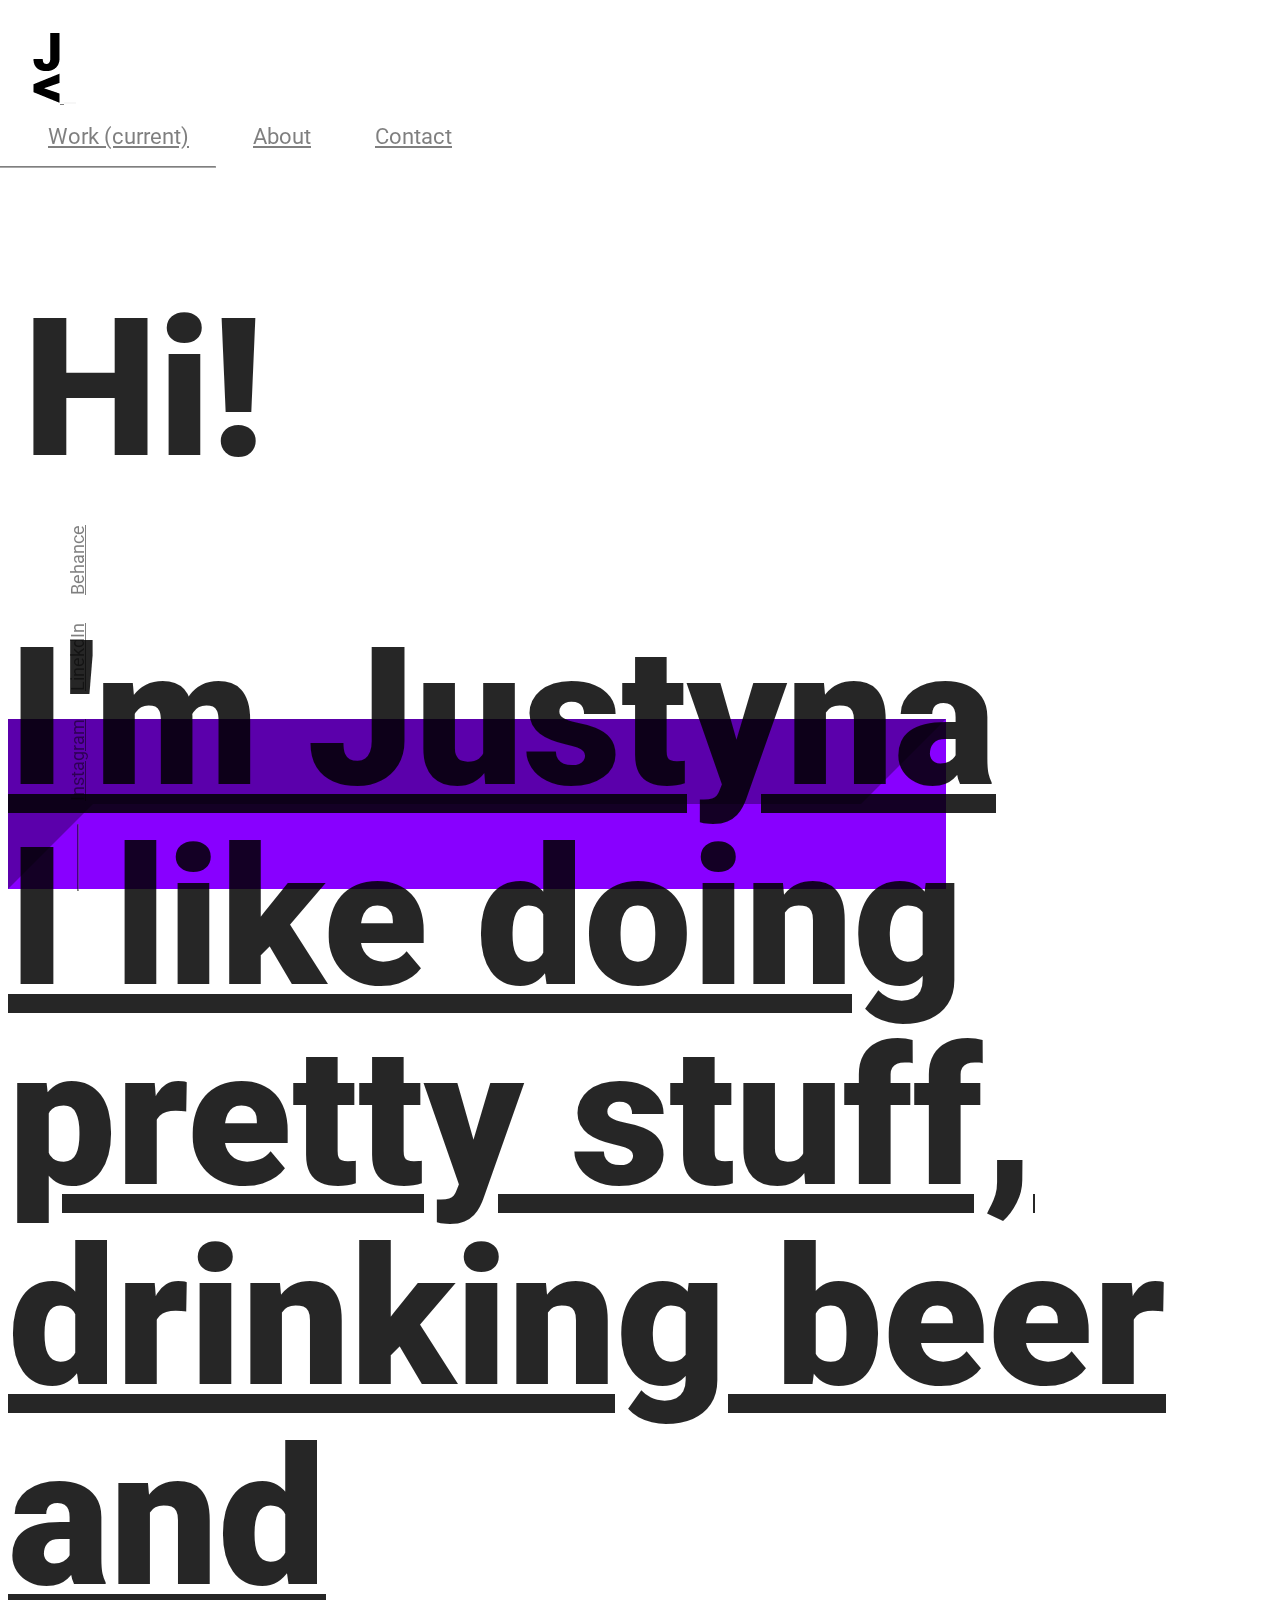
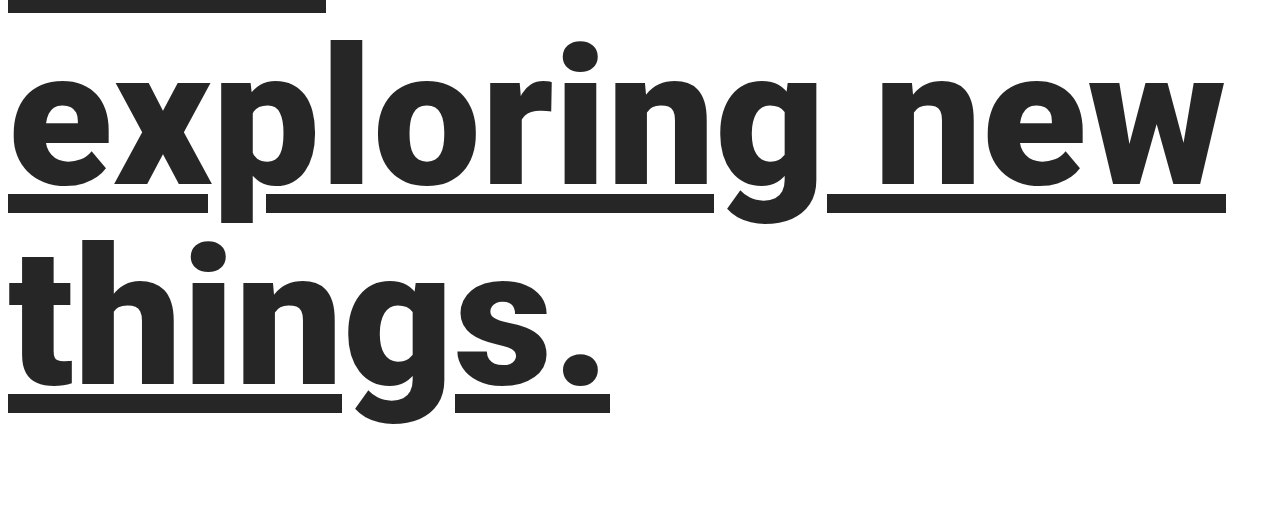
<file: index.html>
<html>

<head>

    <meta charset="utf-8">
    <meta name="viewport" content="width=device-width, initial-scale=1, shrink-to-fit=no">
    <meta name="description" content="">
    <meta name="author" content="">

    <link rel="stylesheet" href="https://maxcdn.bootstrapcdn.com/bootstrap/4.0.0-beta/css/bootstrap.min.css" integrity="sha384-/Y6pD6FV/Vv2HJnA6t+vslU6fwYXjCFtcEpHbNJ0lyAFsXTsjBbfaDjzALeQsN6M" crossorigin="anonymous">

    <link rel="stylesheet" href="style/styleV1.css">



    <meta name="viewport" content="width=device-width, initial-scale=1.0">

    <link href="https://fonts.googleapis.com/css?family=Roboto:300,300i,900,900i" rel="stylesheet">

    <title>Justyna Liska - Portfolio </title>

</head>

<body>

    <nav class="navbar fixed-top navbar-expand-lg navbar-light bg-light">

        <!--
           <a class="navbar-brand" href="index.html">
            <h5> <span class="Justyna"> Justyna</span> <span class="Liska"> Liska </span></h5>
            </a>
            
        Logo -->
        
        <a class="nav-brand" href="index.html">
                <img class="img-fluid logo" src="images/itsme/Logo.png">
        </a>

        <button class="navbar-toggler custom-toggler" type="button" data-toggle="collapse" data-target="#navbarSupportedContent" aria-controls="navbarSupportedContent" aria-expanded="false" aria-label="Toggle navigation"> <span class="navbar-toggler-icon"></span> </button>

        <div class="collapse navbar-collapse float-right overlay" id="navbarSupportedContent">
            <a class="closebtn" onclick="closeNav()">&times;</a>
            <ul class="navbar-nav ml-auto">
                <li class="nav-item"> <a class="nav-link" href="portfolioV1.html">Work <span class="sr-only">(current)</span></a> </li>
                <li class="nav-item"> <a class="nav-link" href="aboutV1.html">About</a> </li>
                <li class="nav-item1"> <a class="nav-link" href="mailto:justynaliska@gmail.com">Contact</a> </li>

            </ul>
            <span class="longstriptop"> <hr> </span>
        </div>

    </nav>


    <nav class="secondarynav navbar-light bg-light">
        <ul>
            <span class="longstripbot"> <hr> </span>

            <li>
                <h7> <a href="https://www.instagram.com/christmas_bread/" target="_blank"> Instagram </a> </h7>
            </li>
            <li>
                <div> </div>
            </li>
            <li>
                <h7> <a href="https://ie.linkedin.com/in/justyna-liska-6b1205140" target="_blank">LinekdIn </a> </h7>
            </li>
            <li>
                <div> </div>
            </li>
            <li>
                <h7> <a href="https://www.behance.net/justynalis9668?" target="_blank">Behance </a> </h7>
            </li>


        </ul>


    </nav>



    <div class="container">

        <div class="row">

            <div class="imageBox1" id="Style">

                <img class="img-fluid" src="images/itsme/myimg.png">

            </div>

        </div>

    </div>
    

    <div class="container-fluid">
        <div class="hiddenimg">
            <img class="img-fluid" src="images/itsme/myimg.png">
        </div>

    </div>
    

    <div class="container">

        <div class="row">

            <div class="hi">

                <h1> Hi! </h1>

            </div>

            <div class="col-md-12 col-12 loadingpage">

                <hr>

                <h1>

                    <a href="portfolioV1.html" onMouseOver="ShowPicture('Style',1, 'images/itsme/myimg.png')" onMouseOut="ShowPicture('Style',0)">
                    I'm Justyna  <!-- <br> and this is<br> my website. -->
                    
                    <br> I like doing pretty stuff, 
                    <br> drinking beer and
                    <br> exploring new things. 
                    </a>
                </h1>


            </div>

        </div>










    </div>




    <script type="text/javascript" src="js/myjavascript.js"></script>
    <script src="js/jquery.min.js"></script>
    <script src="js/bootstrap.min.js"></script>



</body>

</html>
</file>
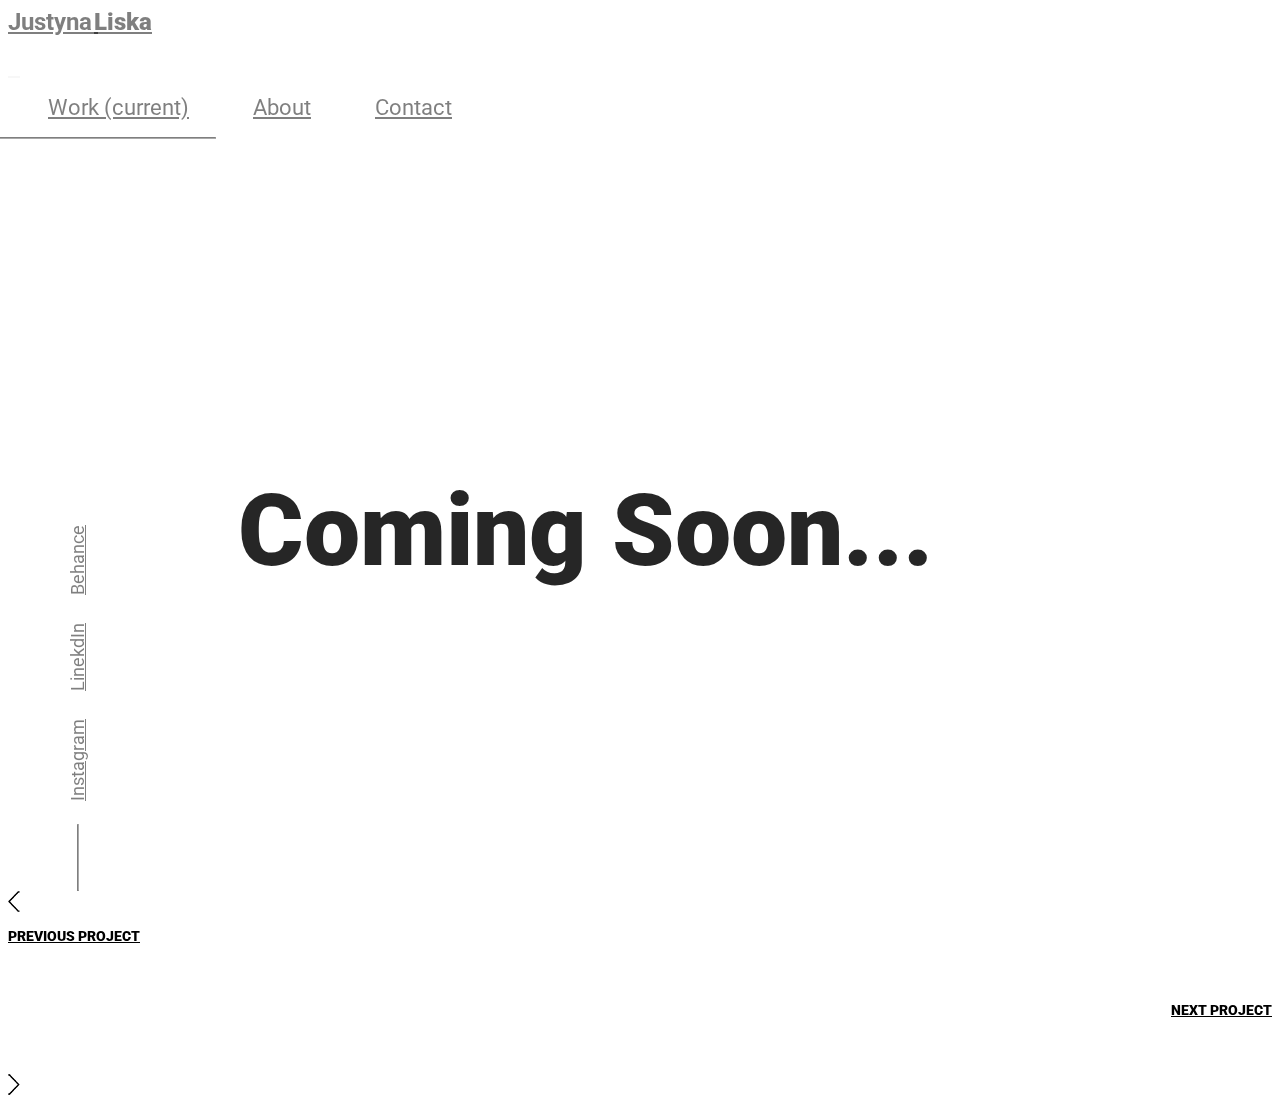
<file: comingsoon - Copy.html>
<html>

<head>

    <meta charset="utf-8">
    <meta name="viewport" content="width=device-width, initial-scale=1, shrink-to-fit=no">
    <meta name="description" content="">
    <meta name="author" content="">

    <link rel="stylesheet" href="https://maxcdn.bootstrapcdn.com/bootstrap/4.0.0-beta/css/bootstrap.min.css" integrity="sha384-/Y6pD6FV/Vv2HJnA6t+vslU6fwYXjCFtcEpHbNJ0lyAFsXTsjBbfaDjzALeQsN6M" crossorigin="anonymous">

    <link rel="stylesheet" href="style/styleV1.css">



    <meta name="viewport" content="width=device-width, initial-scale=1.0">

    <link href="https://fonts.googleapis.com/css?family=Roboto:300,300i,900,900i" rel="stylesheet">

    <title>Justyna Liska - Portfolio </title>

</head>

<body>

    <nav class="navbar fixed-top navbar-expand-lg navbar-light bg-light">

        <a class="navbar-brand" href="index.html">
            <h5> <span class="Justyna"> Justyna</span> <span class="Liska"> Liska </span></h5>
        </a>
        <!--Logo -->

        <button class="navbar-toggler custom-toggler" type="button" data-toggle="collapse" data-target="#navbarSupportedContent" aria-controls="navbarSupportedContent" aria-expanded="false" aria-label="Toggle navigation"> <span class="navbar-toggler-icon"></span> </button>

        <div class="collapse navbar-collapse float-right overlay" id="navbarSupportedContent">
            <a class="closebtn" onclick="closeNav()">&times;</a>
            <ul class="navbar-nav ml-auto">
                <li class="nav-item"> <a class="nav-link" href="portfolioV1.html">Work <span class="sr-only">(current)</span></a> </li>
                <li class="nav-item"> <a class="nav-link" href="aboutV1.html">About</a> </li>
                <li class="nav-item1"> <a class="nav-link" href="mailto:justynaliska@gmail.com">Contact</a> </li>

            </ul>
            <span class="longstriptop"> <hr> </span>
        </div>

    </nav>


    <nav class="secondarynav navbar-light bg-light">
        <ul>
            <span class="longstripbot"> <hr> </span>

            <li>
                <h7> <a href="https://www.instagram.com/christmas_bread/" target="_blank"> Instagram </a> </h7>
            </li>
            <li>
                <div> </div>
            </li>
            <li>
                <h7> <a href="https://ie.linkedin.com/in/justyna-liska-6b1205140" target="_blank">LinekdIn </a> </h7>
            </li>
            <li>
                <div> </div>
            </li>
            <li>
                <h7> <a href="https://www.behance.net/justynalis9668?" target="_blank">Behance </a> </h7>
            </li>


        </ul>


    </nav>



    <div class="container">

        <div class="row">
          
          <div class="col-md-2 col-2"></div>
           
            <div class="commingsoon col-md-10 col-10">

                    <h2> Coming Soon... </h2>

            </div>
            
        </div>




    </div>

    <div class="container PreviousNext">

        <div class="row">

            <span class="col-md-1 col-1 arrow" align="right"> <a href="irishbeef.html"> <img style="img-fluid" src="images/nextbutton2-06.png"> </a> </span>

            <div class="col-md-3 col-2 nextButton" align="left">
                <a href="irishbeef.html">
                    <p> PREVIOUS PROJECT </p>
                </a>
            </div>

            <div class="col-md-5 col-1 "></div>

            <div class="col-md-2 col-2 nextButton" align="right">
                <a href="ISTD.html">
                    <p> NEXT PROJECT </p>
                </a>
            </div>

            <span class="col-md-1 col-1 arrow2" align="left"> <a href="ISTD.html"> <img style="img-fluid" src="images/nextbutton-06.png"> </a> </span>

        </div>

    </div>
    <!-- next/previous arrows -->







    <script type="text/javascript" src="js/myjavascript.js"></script>
    <script src="js/jquery.min.js"></script>
    <script src="js/bootstrap.min.js"></script>



</body>

</html>
</file>
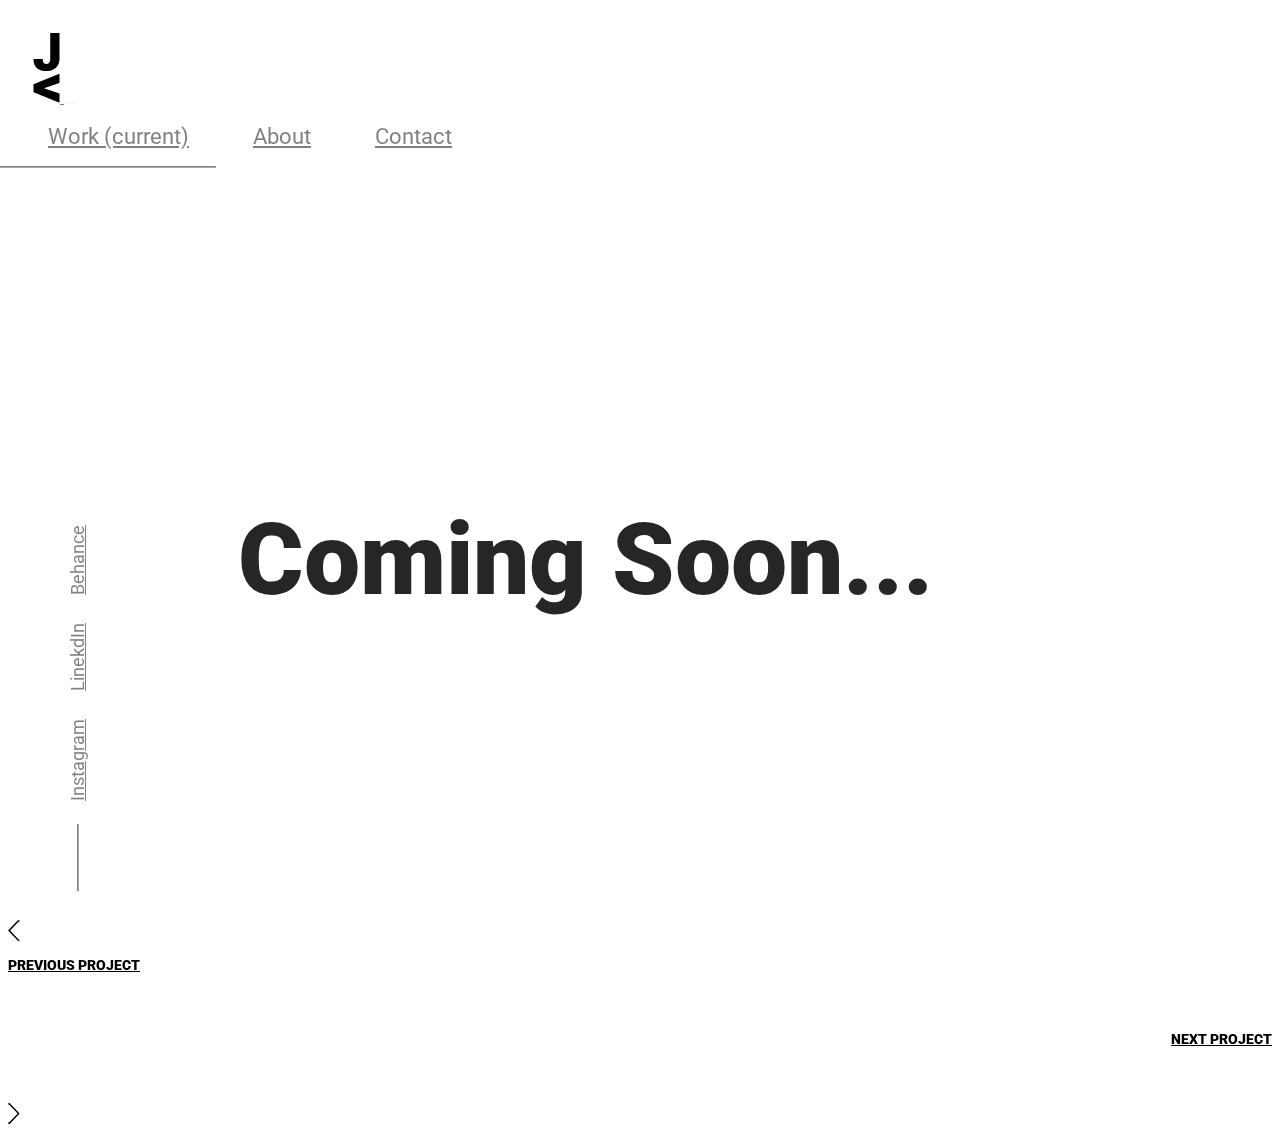
<file: comingsoon.html>
<html>

<head>

    <meta charset="utf-8">
    <meta name="viewport" content="width=device-width, initial-scale=1, shrink-to-fit=no">
    <meta name="description" content="">
    <meta name="author" content="">

    <link rel="stylesheet" href="https://maxcdn.bootstrapcdn.com/bootstrap/4.0.0-beta/css/bootstrap.min.css" integrity="sha384-/Y6pD6FV/Vv2HJnA6t+vslU6fwYXjCFtcEpHbNJ0lyAFsXTsjBbfaDjzALeQsN6M" crossorigin="anonymous">

    <link rel="stylesheet" href="style/styleV1.css">



    <meta name="viewport" content="width=device-width, initial-scale=1.0">

    <link href="https://fonts.googleapis.com/css?family=Roboto:300,300i,900,900i" rel="stylesheet">

    <title>Justyna Liska - Portfolio </title>

</head>

<body>

    <nav class="navbar fixed-top navbar-expand-lg navbar-light bg-light">

        <!--
           <a class="navbar-brand" href="index.html">
            <h5> <span class="Justyna"> Justyna</span> <span class="Liska"> Liska </span></h5>
            </a>
            
        Logo -->
        
        <a class="nav-brand" href="index.html">
                <img class="img-fluid logo" src="images/itsme/Logo.png">
        </a>

        <button class="navbar-toggler custom-toggler" type="button" data-toggle="collapse" data-target="#navbarSupportedContent" aria-controls="navbarSupportedContent" aria-expanded="false" aria-label="Toggle navigation"> <span class="navbar-toggler-icon"></span> </button>

        <div class="collapse navbar-collapse float-right overlay" id="navbarSupportedContent">
            <a class="closebtn" onclick="closeNav()">&times;</a>
            <ul class="navbar-nav ml-auto">
                <li class="nav-item"> <a class="nav-link" href="portfolioV1.html">Work <span class="sr-only">(current)</span></a> </li>
                <li class="nav-item"> <a class="nav-link" href="aboutV1.html">About</a> </li>
                <li class="nav-item1"> <a class="nav-link" href="mailto:justynaliska@gmail.com">Contact</a> </li>

            </ul>
            <span class="longstriptop"> <hr> </span>
        </div>

    </nav>


    <nav class="secondarynav navbar-light bg-light">
        <ul>
            <span class="longstripbot"> <hr> </span>

            <li>
                <h7> <a href="https://www.instagram.com/christmas_bread/" target="_blank"> Instagram </a> </h7>
            </li>
            <li>
                <div> </div>
            </li>
            <li>
                <h7> <a href="https://ie.linkedin.com/in/justyna-liska-6b1205140" target="_blank">LinekdIn </a> </h7>
            </li>
            <li>
                <div> </div>
            </li>
            <li>
                <h7> <a href="https://www.behance.net/justynalis9668?" target="_blank">Behance </a> </h7>
            </li>


        </ul>


    </nav>



    <div class="container">

        <div class="row">
          
          <div class="col-md-2 col-2"></div>
           
            <div class="commingsoon col-md-10 col-10">

                    <h2> Coming Soon... </h2>

            </div>
            
        </div>




    </div>

    <div class="container PreviousNext">

        <div class="row">

            <span class="col-md-1 col-1 arrow" align="right"> <a href="irishbeef.html"> <img style="img-fluid" src="images/nextbutton2-06.png"> </a> </span>

            <div class="col-md-3 col-2 nextButton" align="left">
                <a href="irishbeef.html">
                    <p> PREVIOUS PROJECT </p>
                </a>
            </div>

            <div class="col-md-5 col-1 "></div>

            <div class="col-md-2 col-2 nextButton" align="right">
                <a href="ISTD.html">
                    <p> NEXT PROJECT </p>
                </a>
            </div>

            <span class="col-md-1 col-1 arrow2" align="left"> <a href="ISTD.html"> <img style="img-fluid" src="images/nextbutton-06.png"> </a> </span>

        </div>

    </div>
    <!-- next/previous arrows -->







    <script type="text/javascript" src="js/myjavascript.js"></script>
    <script src="js/jquery.min.js"></script>
    <script src="js/bootstrap.min.js"></script>



</body>

</html>
</file>
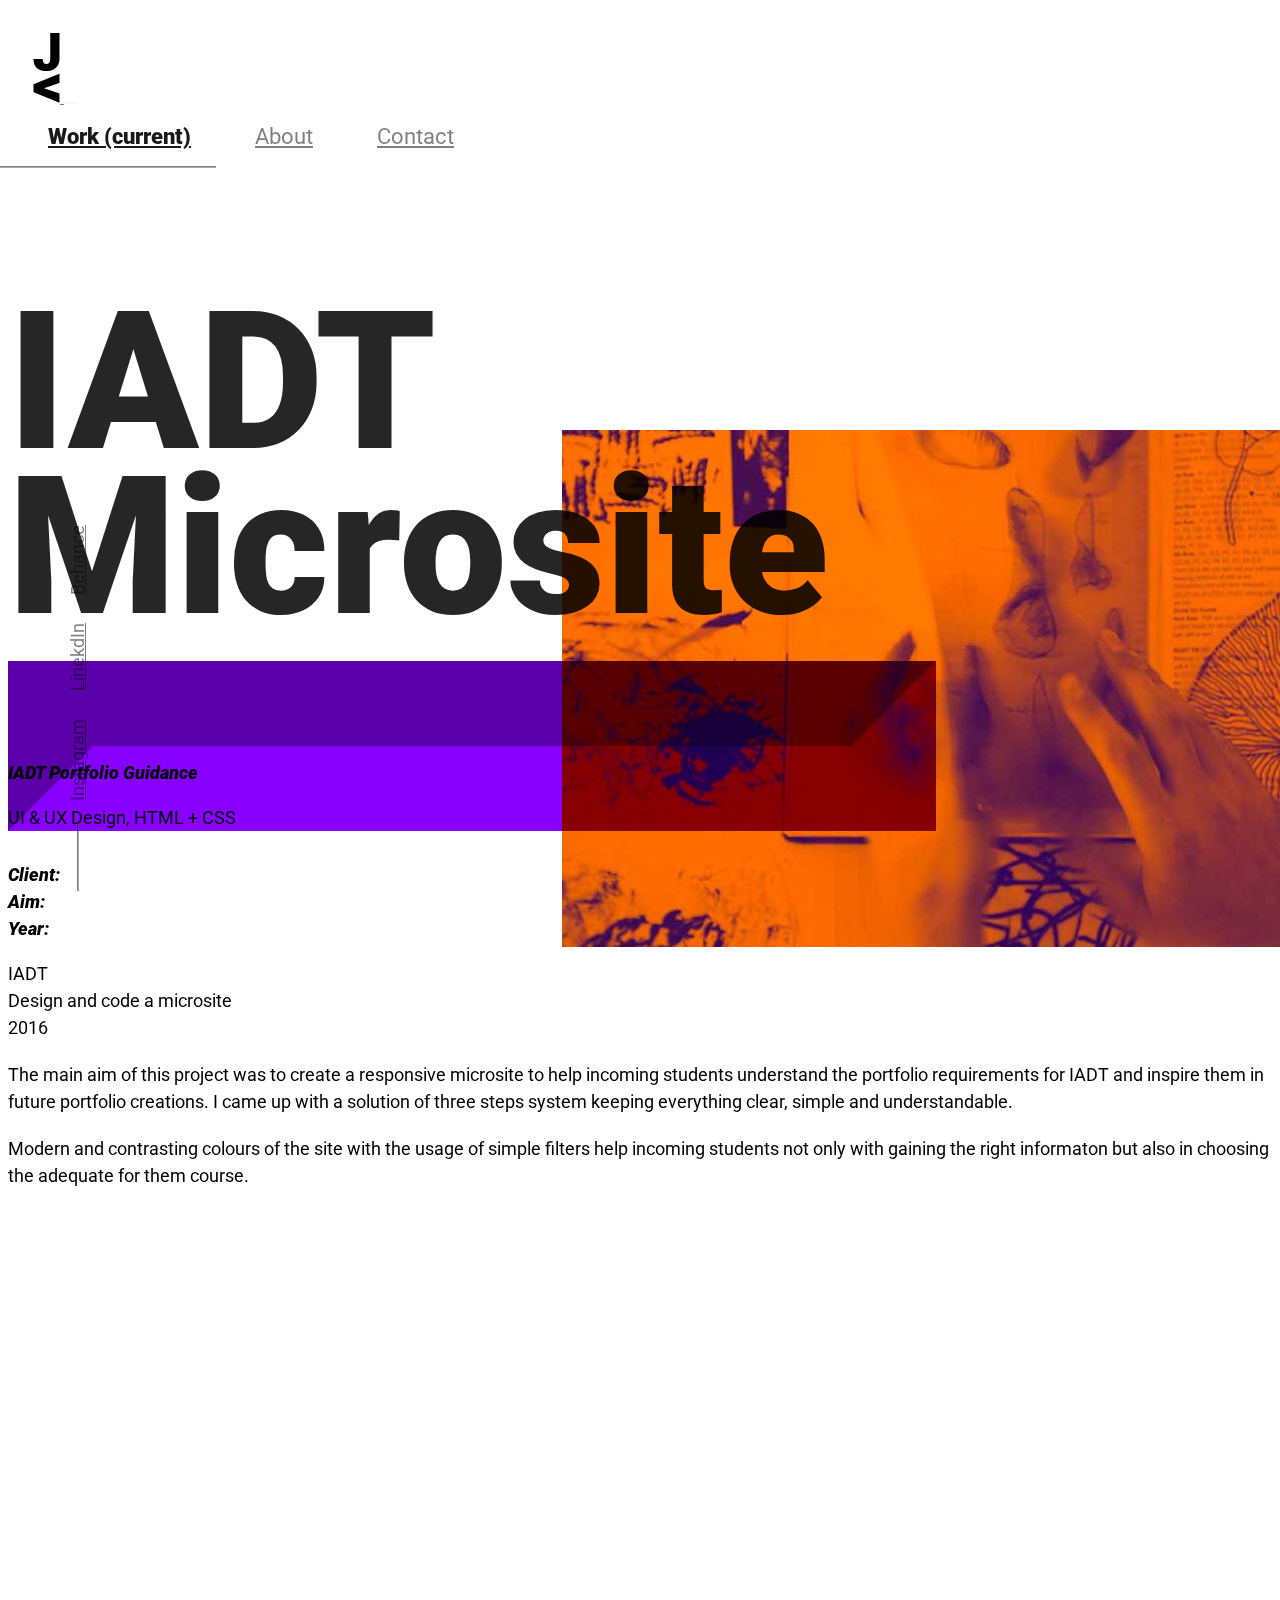
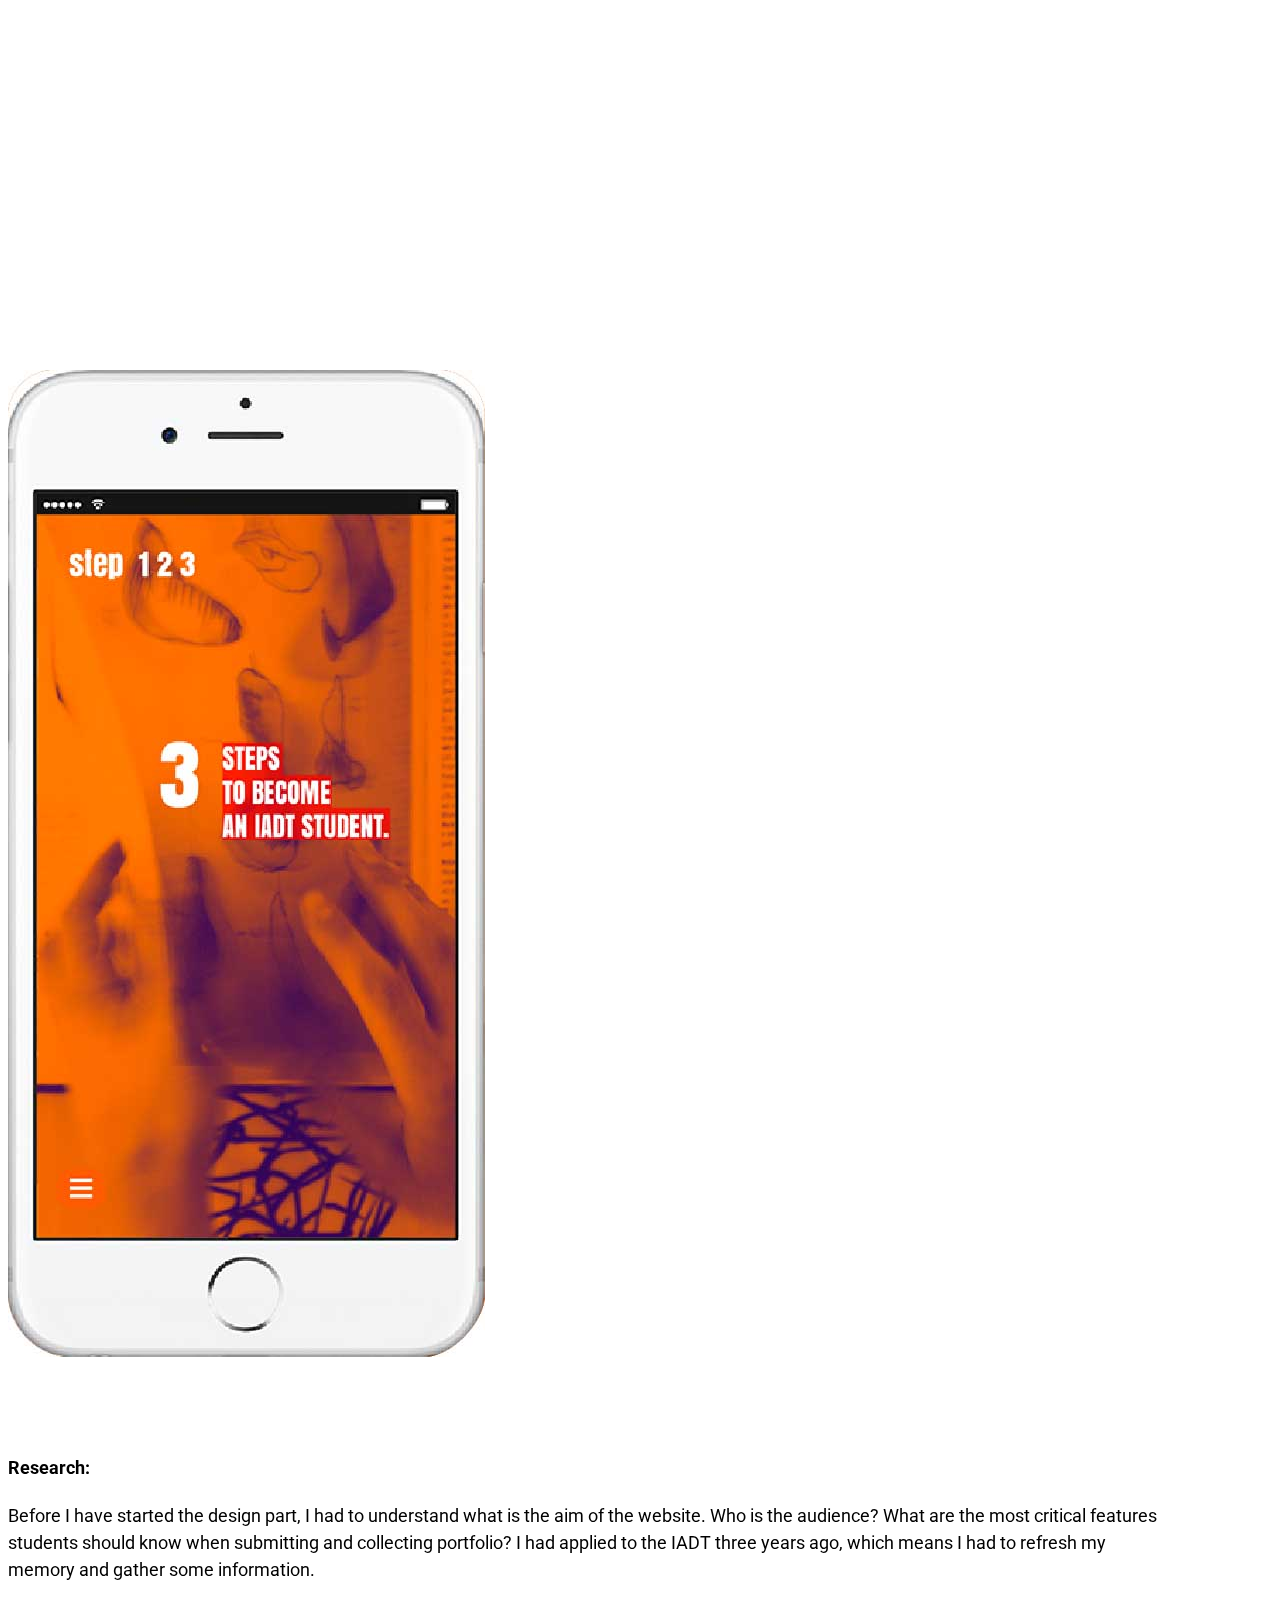
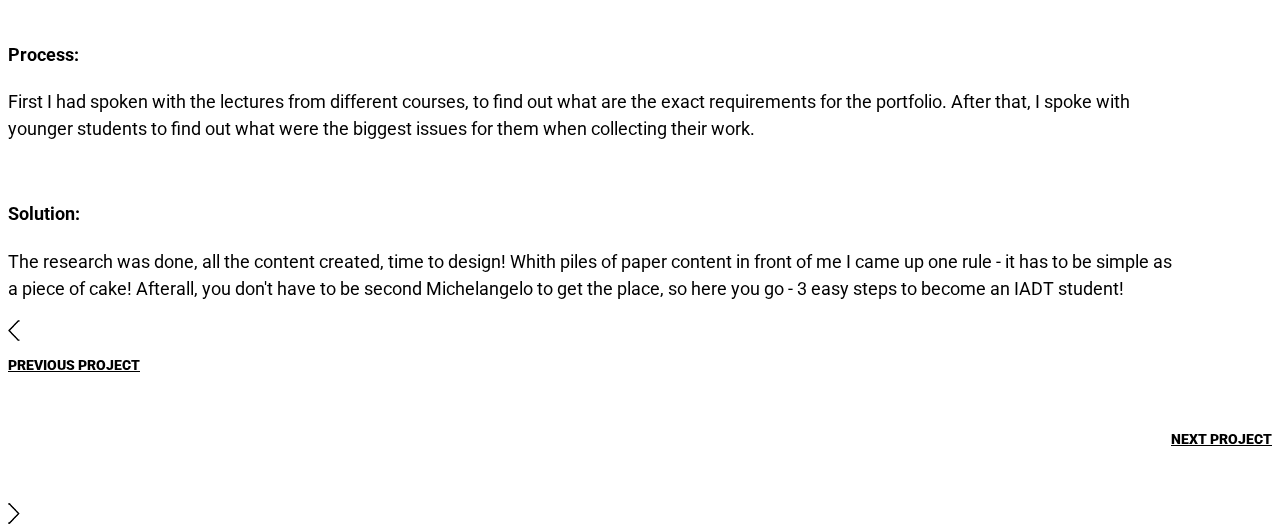
<file: IADTmicro.html>
<html>

<head>

    <meta charset="utf-8">
    <meta name="viewport" content="width=device-width, initial-scale=1, shrink-to-fit=no">
    <meta name="description" content="">
    <meta name="author" content="">

    <link rel="stylesheet" href="https://maxcdn.bootstrapcdn.com/bootstrap/4.0.0-beta/css/bootstrap.min.css" integrity="sha384-/Y6pD6FV/Vv2HJnA6t+vslU6fwYXjCFtcEpHbNJ0lyAFsXTsjBbfaDjzALeQsN6M" crossorigin="anonymous">

    <link rel="stylesheet" href="style/styleV1.css">



    <meta name="viewport" content="width=device-width, initial-scale=1.0">

    <link href="https://fonts.googleapis.com/css?family=Roboto:300,300i,900,900i" rel="stylesheet">

    <title>Justyna Liska - IADT Microsite </title>

</head>

<body>

    <nav class="navbar fixed-top navbar-expand-lg navbar-light nav-bg-white">

        <!--
           <a class="navbar-brand" href="index.html">
            <h5> <span class="Justyna"> Justyna</span> <span class="Liska"> Liska </span></h5>
            </a>
            
        Logo -->
        
        <a class="nav-brand" href="index.html">
                <img class="img-fluid logo" src="images/itsme/Logo.png">
        </a>

        <button class="navbar-toggler custom-toggler" type="button" data-toggle="collapse" data-target="#navbarSupportedContent" aria-controls="navbarSupportedContent" aria-expanded="false" aria-label="Toggle navigation"> <span class="navbar-toggler-icon"></span> </button>

        <div class="collapse navbar-collapse float-right overlay" id="navbarSupportedContent">
            <a class="closebtn" onclick="closeNav()">&times;</a>
            <ul class="navbar-nav ml-auto">
                <li class="nav-item active"> <a class="nav-link" href="portfolioV1.html">Work <span class="sr-only">(current)</span></a> </li>
                <li class="nav-item"> <a class="nav-link" href="aboutV1.html">About</a> </li>
                <li class="nav-item1"> <a class="nav-link" href="mailto:justynaliska@gmail.com">Contact</a> </li>

            </ul>
            <span class="longstriptop"> <hr> </span>
        </div>

    </nav>

    <nav class="secondarynav navbar-light bg-light">
        <ul>
            <span class="longstripbot"> <hr> </span>

            <li>
                <h7> <a href="https://www.instagram.com/christmas_bread/" target="_blank"> Instagram </a> </h7>
            </li>
            <li>
                <div> </div>
            </li>
            <li>
                <h7> <a href="https://ie.linkedin.com/in/justyna-liska-6b1205140" target="_blank">LinekdIn </a> </h7>
            </li>
            <li>
                <div> </div>
            </li>
            <li>
                <h7> <a href="https://www.behance.net/justynalis9668?" target="_blank">Behance </a> </h7>
            </li>


        </ul>


    </nav>


    <div class="container mother">

        <div class="row">

            <div class="">
                <img class="img-fluid JBp1" src="images/iadtweb/orangepic1.jpg">
            </div>

        </div>
        <!--Head image -->

        <div class="row">

            <div class="col-md-10 col-12 iadttitle2">
                <h1>IADT Microsite</h1>
                <hr>
            </div>

        </div>
        <!--IADT title here -->

        <div class="row">

            <div class="col-md-3 col-12 subtitle">
                <h3>IADT Portfolio Guidance</h3>
                <p>UI & UX Design, HTML + CSS</p>
            </div>

        </div>
        <!--IADT subtitle -->

        <div class="row">

            <div class="col-md-1 col-2 CAYIADT">

                <li>
                    <h3> Client: </h3>
                </li>
                <li>
                    <h3> Aim: </h3>
                </li>
                <li>
                    <h3> Year: </h3>
                </li>

            </div>

            <div class="col-md-4 col-10 CAYIADT">

                <p>IADT <br> Design and code a microsite <br> 2016 </p>

            </div>

        </div>
        <!--Client, Aim, Year -->

        <div class="row">

            <div class="col-md-5 col-12 IADTdescription">

                <p>The main aim of this project was to create a responsive microsite to help incoming students understand the portfolio requirements for IADT and inspire them in future portfolio creations. I came up with a solution of three steps system keeping everything clear, simple and understandable. </p>

            </div>

            <div class="col-md-5 col-12 IADTdescription">

                <p> Modern and contrasting colours of the site with the usage of simple filters help incoming students not only with gaining the right informaton but also in choosing the adequate for them course. </p>

            </div>

        </div>
        <!--IADT description -->

        <div class="row">

            <div class="col-md-12 col-12 IADTvideo" align="center">

                <iframe src="https://player.vimeo.com/video/238455755" width="1105" height="663" frameborder="0" webkitallowfullscreen mozallowfullscreen allowfullscreen></iframe>

            </div>

        </div>
        <!--IADT video -->

        <div class="row">

            <div class="col-md-1"></div>

            <div class="col-md-3 col-6 IADTphonepic">

                <img class="img-fluid" src="images/iadtweb/phone-031.jpg">

            </div>

            <div class="col-md-1"></div>

            <div class="col-md-6 col-12 packaging">
                <h4> Research: </h4>
                <p>Before I have started the design part, I had to understand what is the aim of the website. Who is the audience? What are the most critical features students should know when submitting and collecting portfolio? I had applied to the IADT three years ago, which means I had to refresh my memory and gather some information.</p>

<br>
                <h4> Process: </h4>
                <p> First I had spoken with the lectures from different courses, to find out what are the exact requirements for the portfolio. After that, I spoke with younger students to find out what were the biggest issues for them when collecting their work. </p>
<br>
                <h4> Solution: </h4>
                <p>The research was done, all the content created, time to design! Whith piles of paper content in front of me I came up one rule - it has to be simple as a piece of cake! Afterall, you don't have to be second Michelangelo to get the place, so here you go - 3 easy steps to become an IADT student! </p>

            </div>


        </div>
        <!--IADT pictures -->

    </div>






    <div class="container PreviousNext">

        <div class="row EndButton">

            <span class="col-md-1 col-1 arrow" align="right"> <a href="jellybabyV1.html"> <img style="img-fluid" src="images/nextbutton2-06.png"> </a> </span>

            <div class="col-md-3 col-2 nextButton" align="left">
                <a href="jellybabyV1.html">
                    <p> PREVIOUS PROJECT </p>
                </a>
            </div>

            <div class="col-md-5 col-1"></div>

            <div class="col-md-2 col-2 nextButton" align="right">
                <a href="irishbeef.html">
                    <p> NEXT PROJECT </p>
                </a>
            </div>

            <span class="col-md-1 col-1 arrow2" align="left"> <a href="irishbeef.html"> <img style="img-fluid" src="images/nextbutton-06.png"> </a> </span>

        </div>

    </div>




    <script type="text/javascript" src="js/myjavascript.js"></script>
    <script src="js/jquery.min.js"></script>
    <script src="js/bootstrap.min.js"></script>

</body>

</html>
</file>
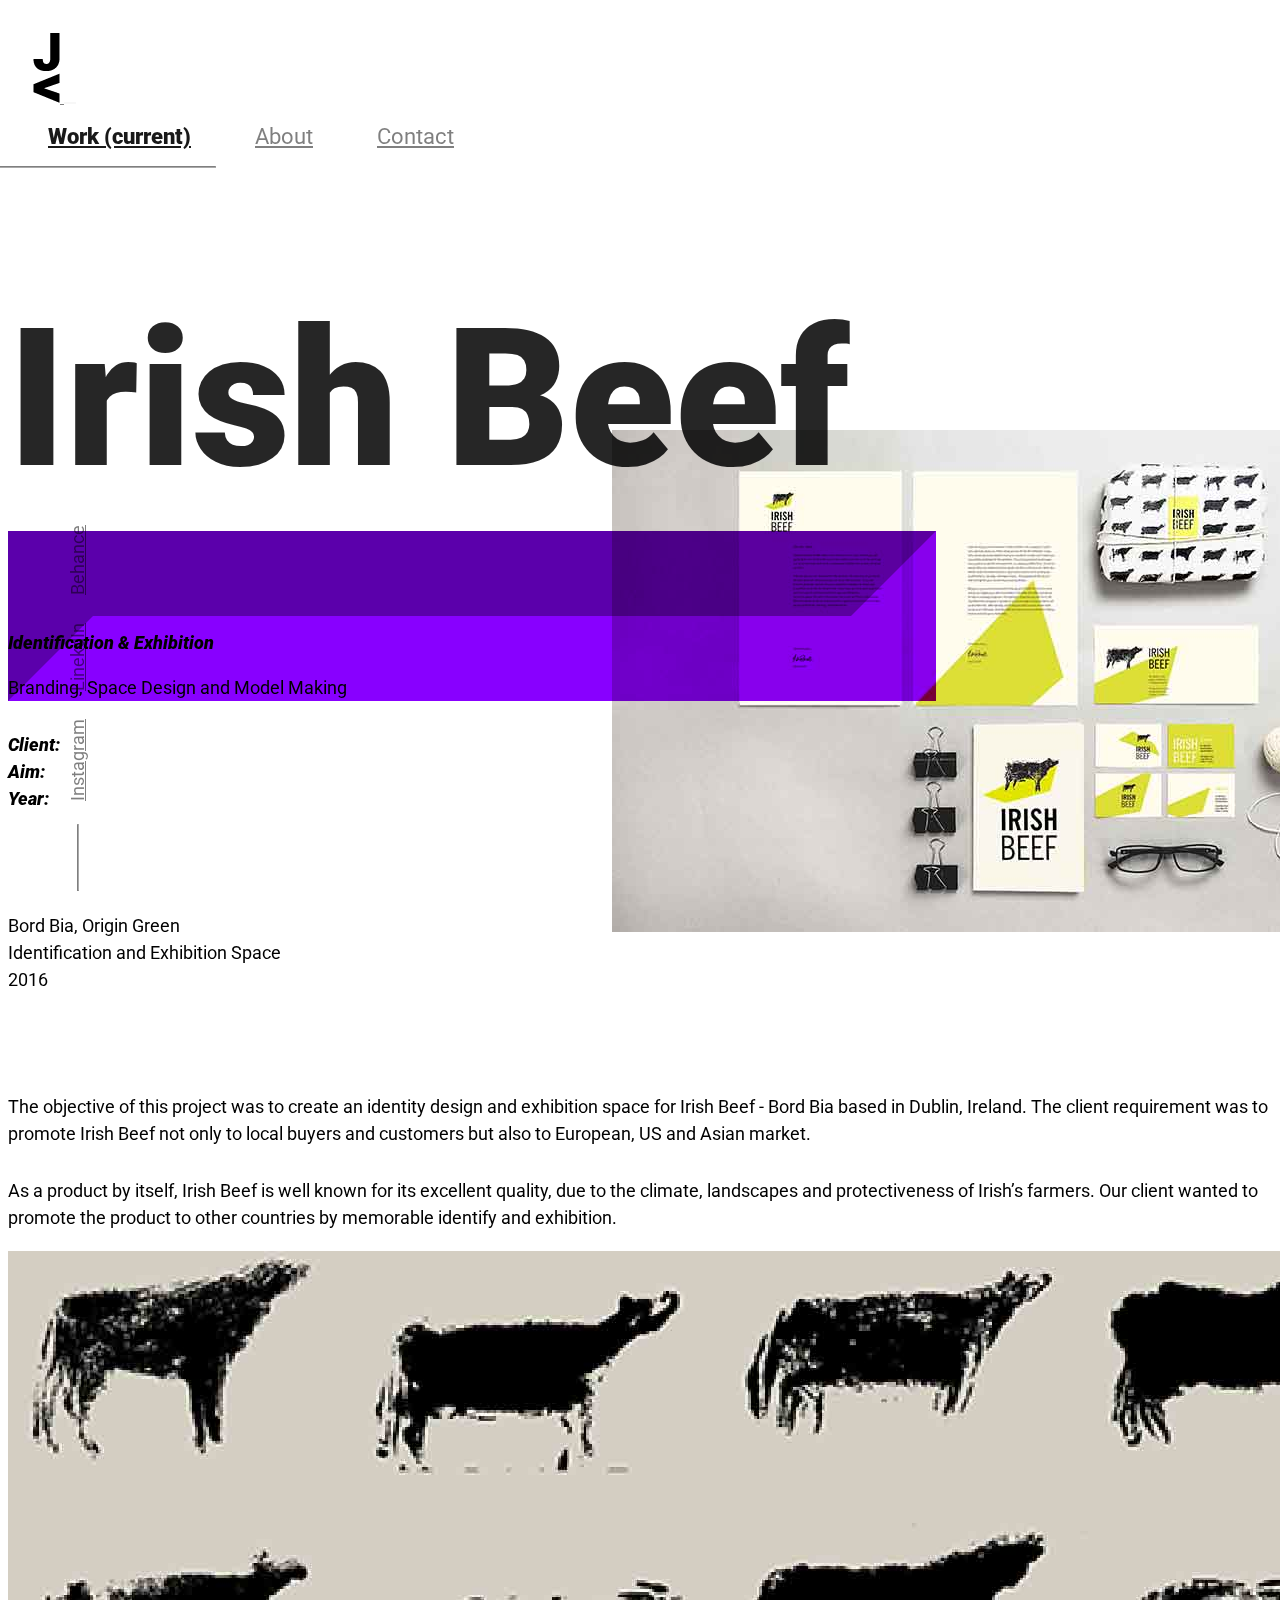
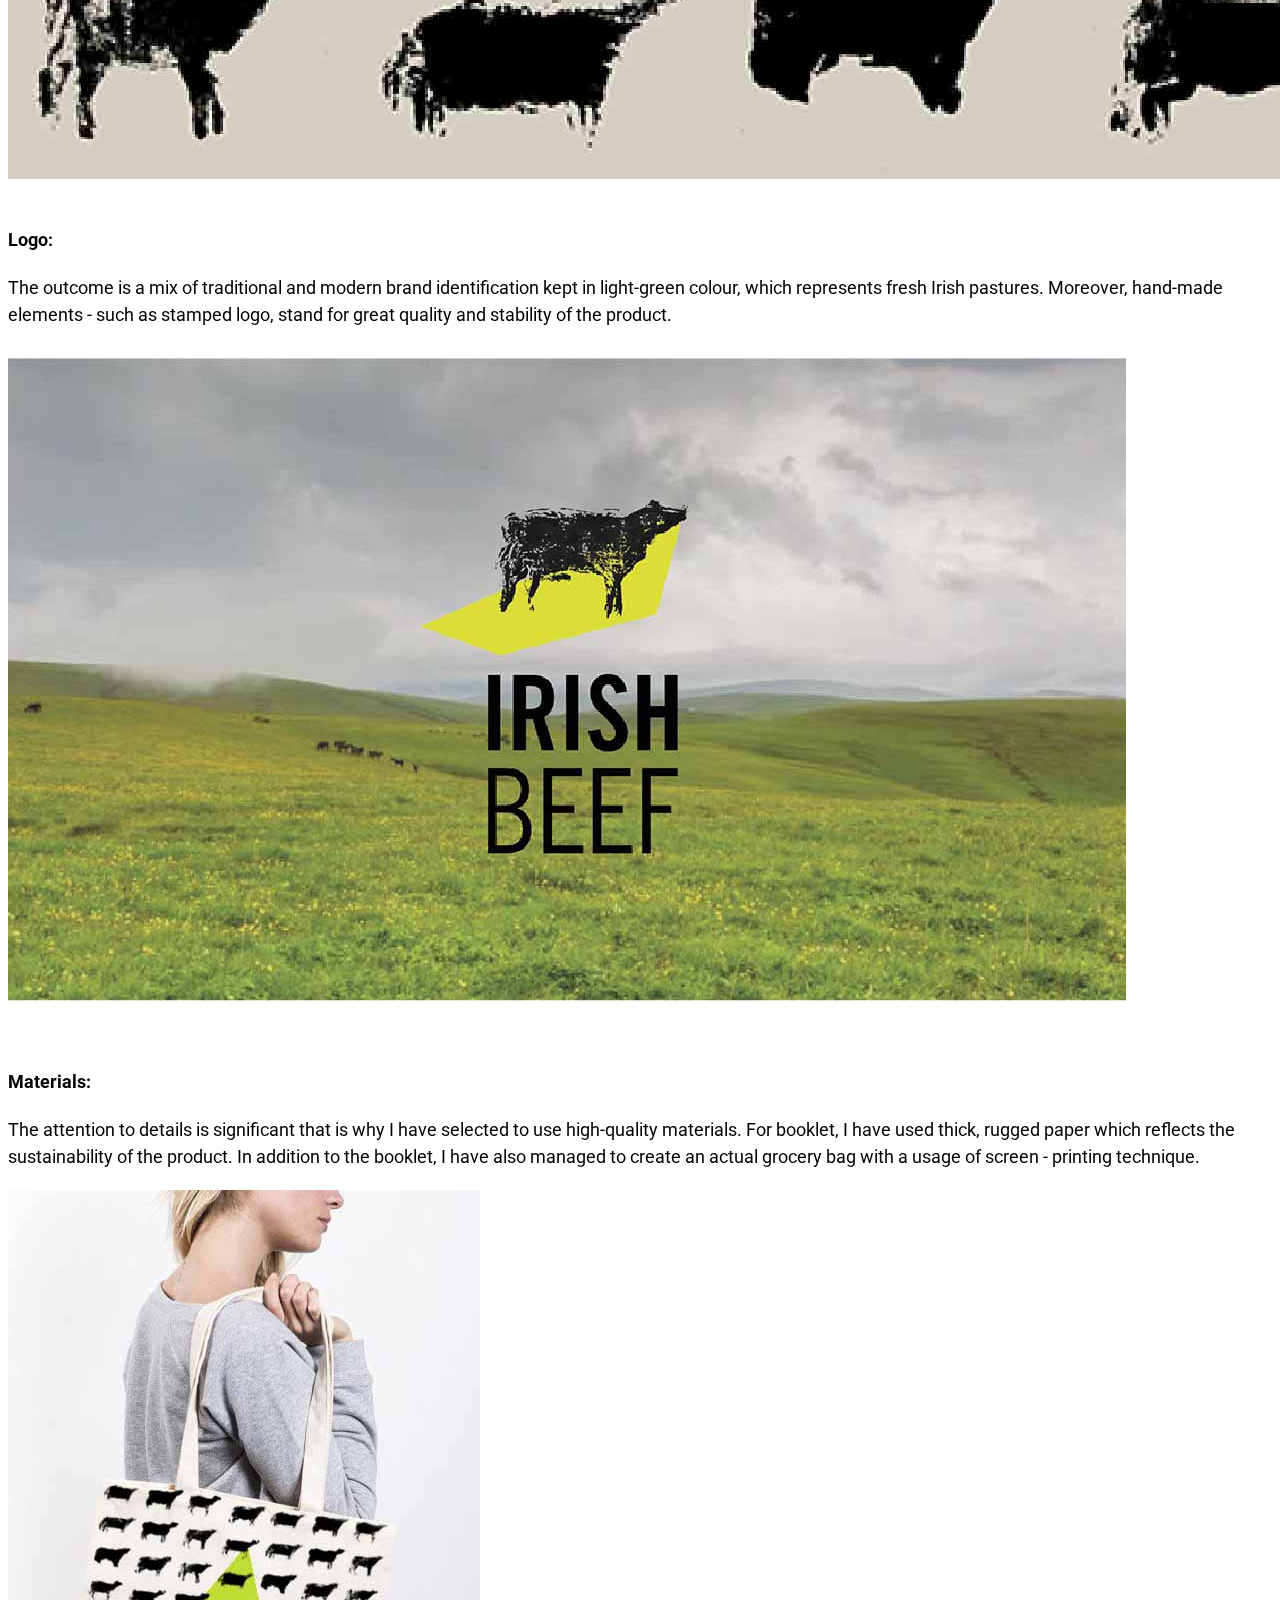
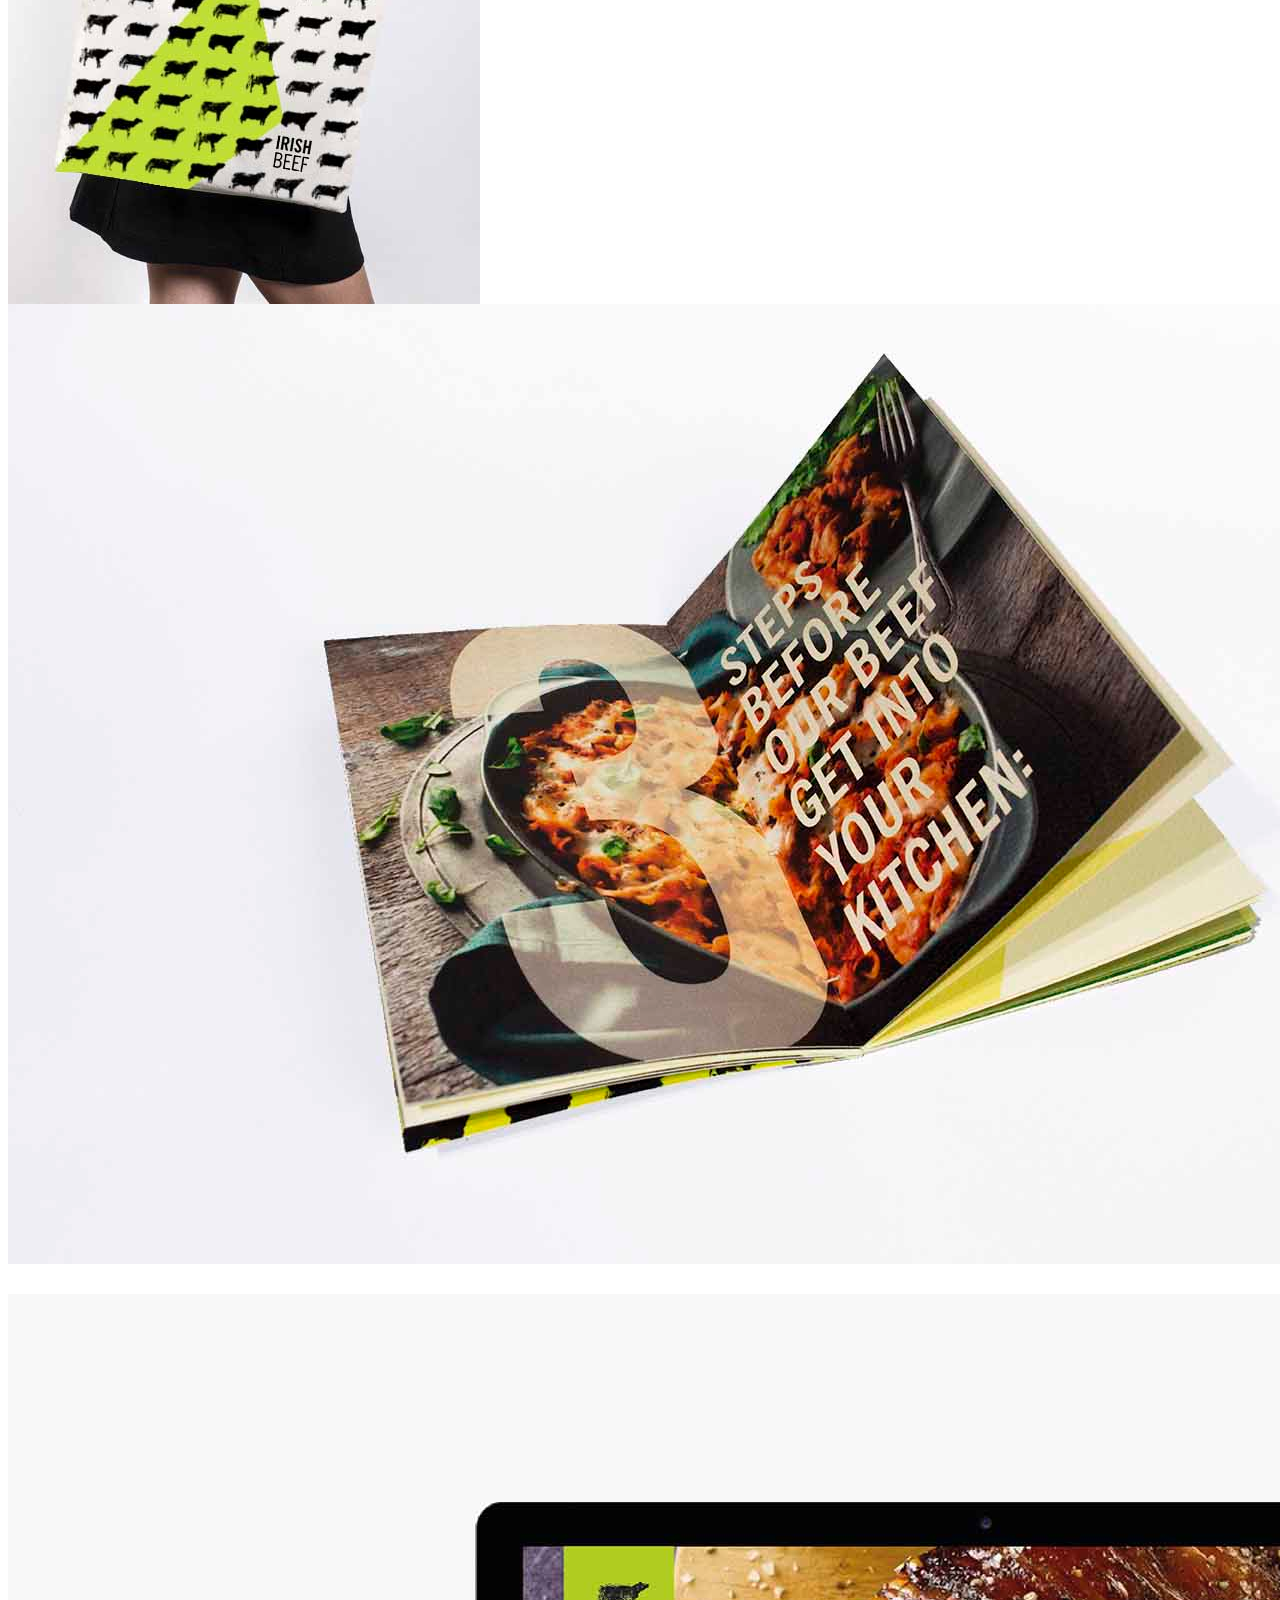
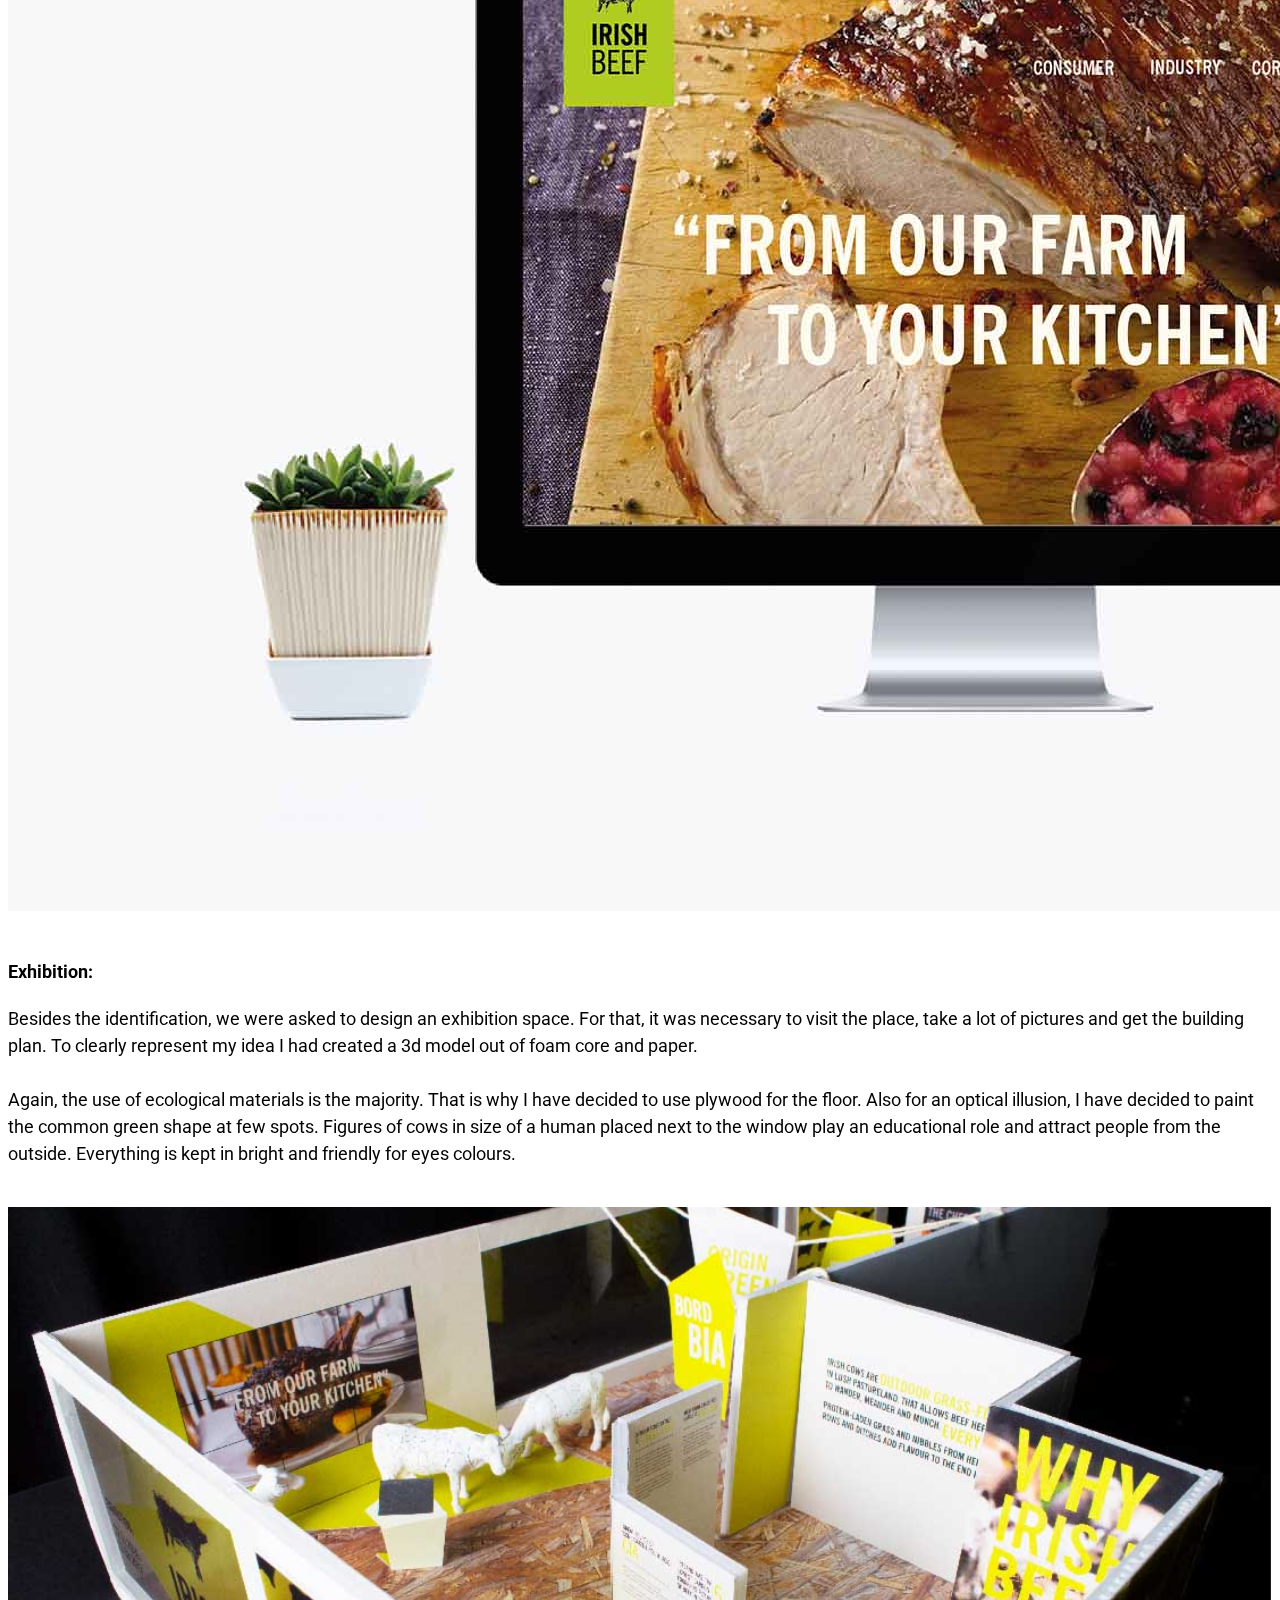
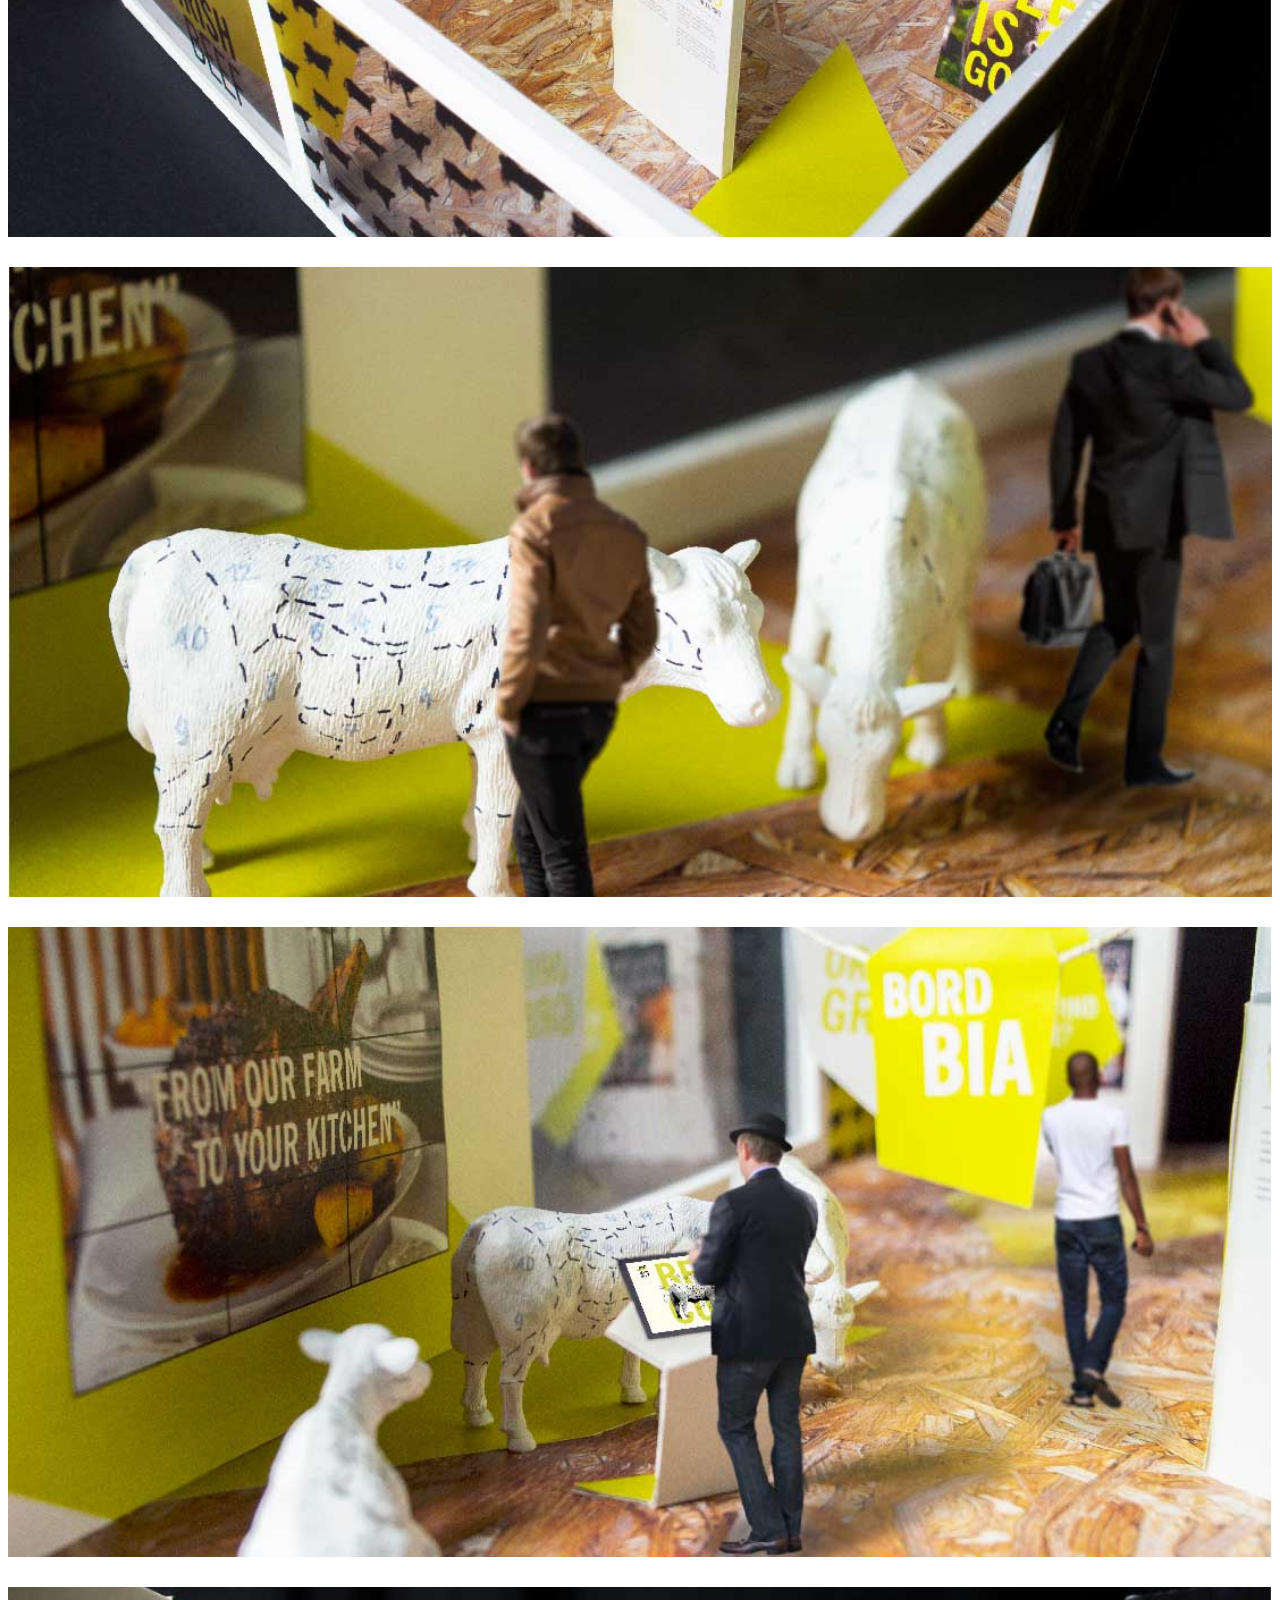
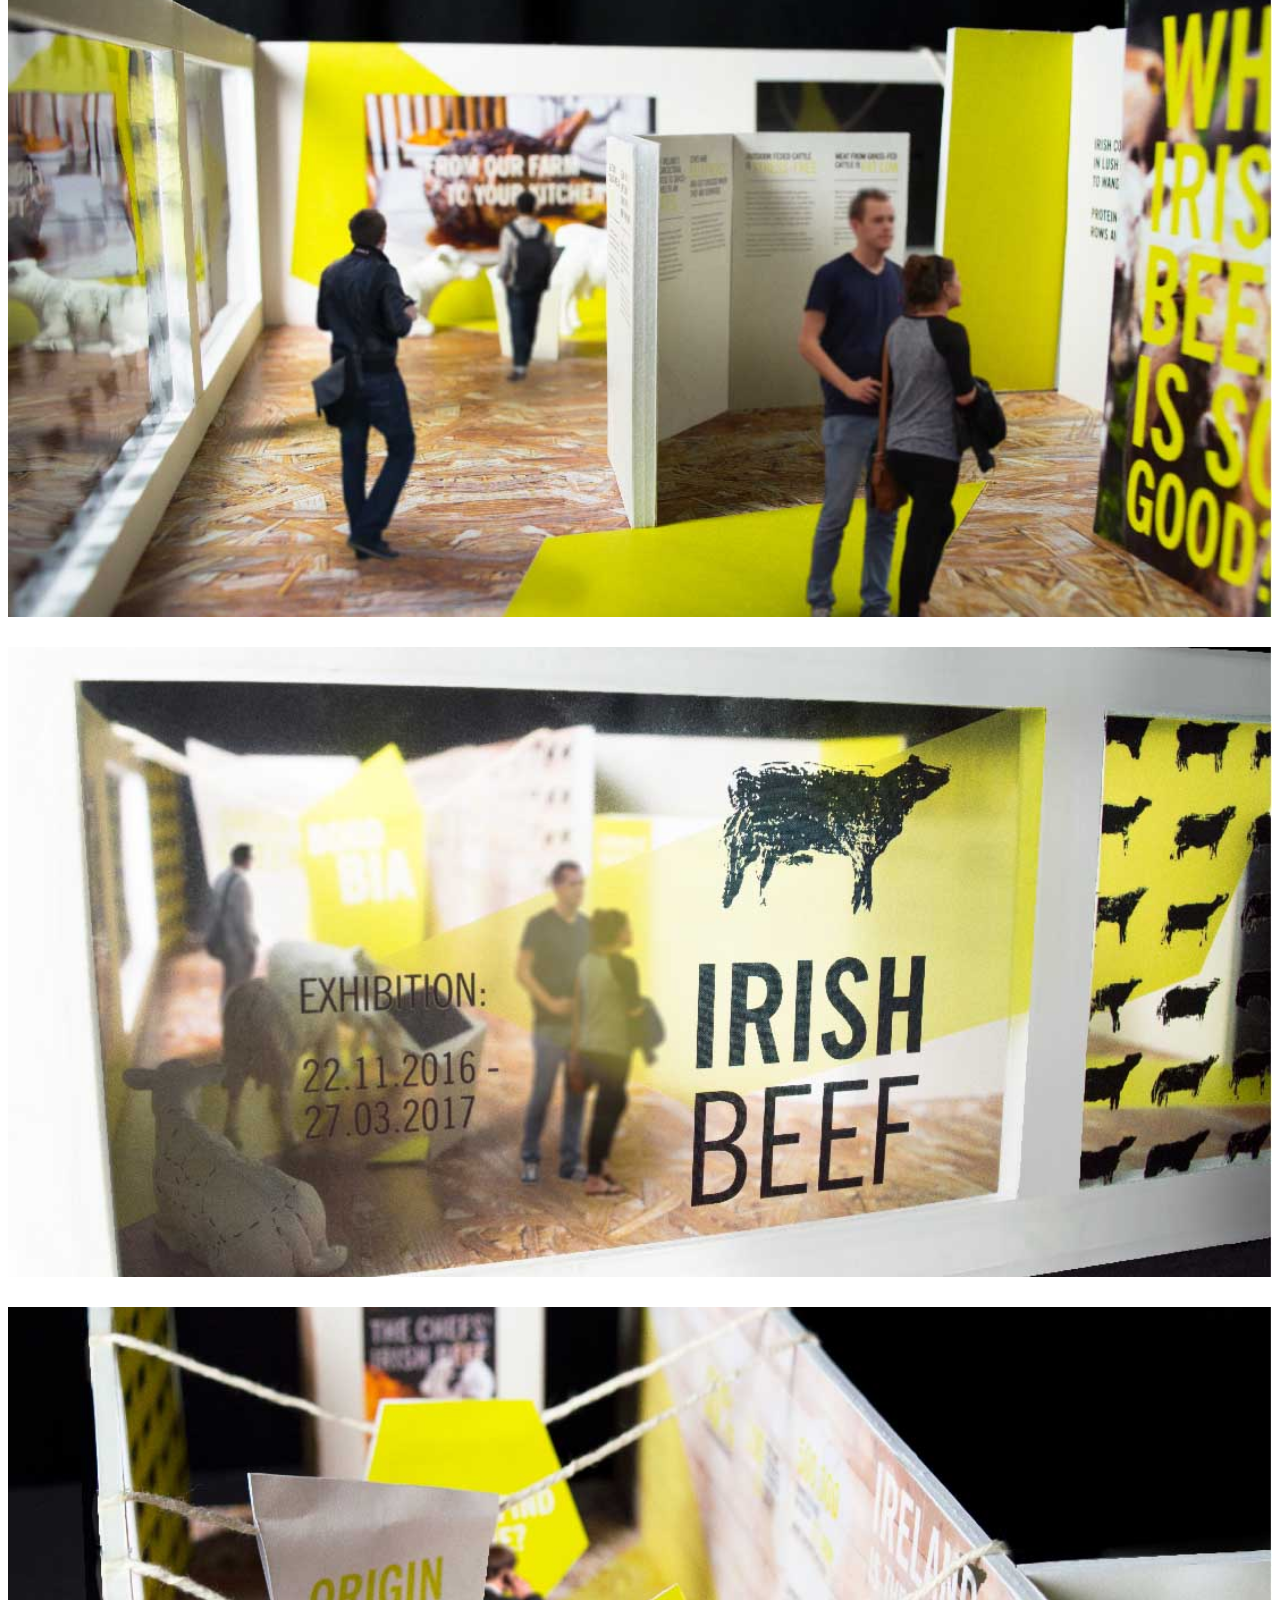
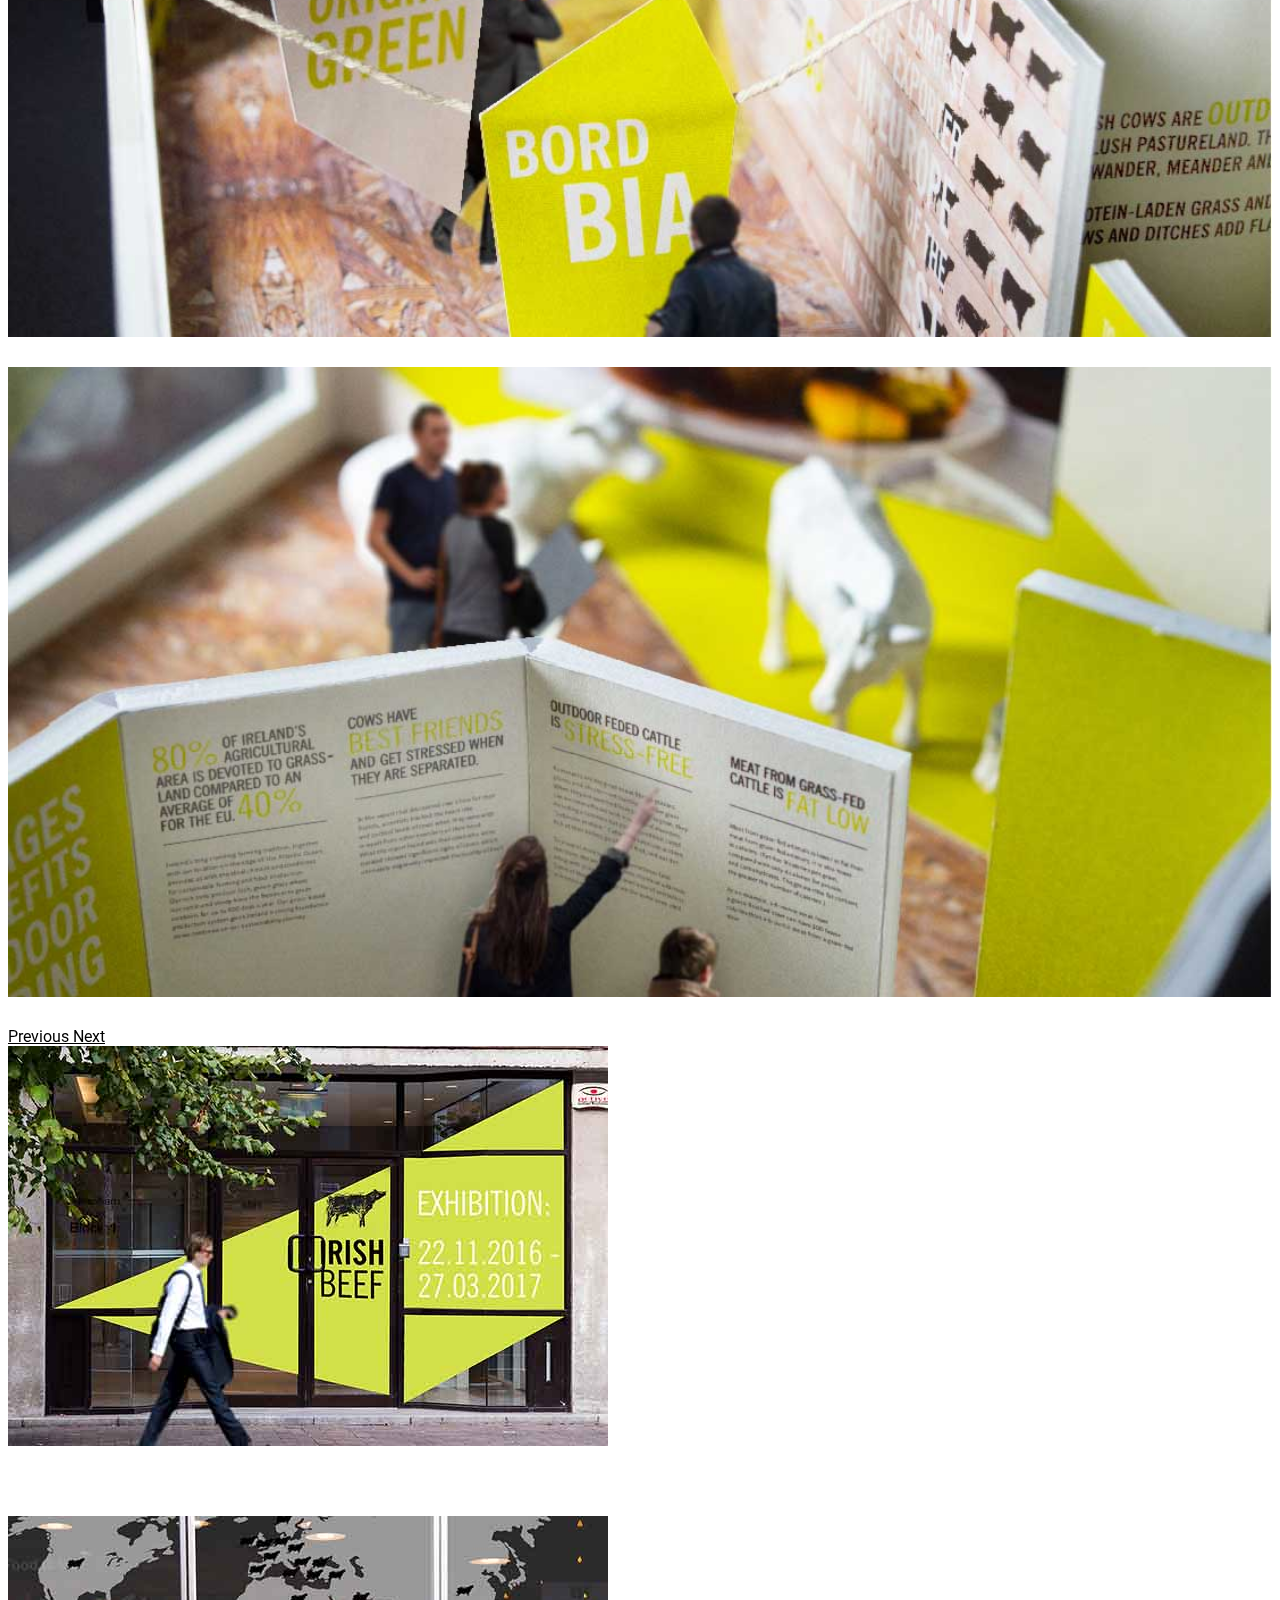
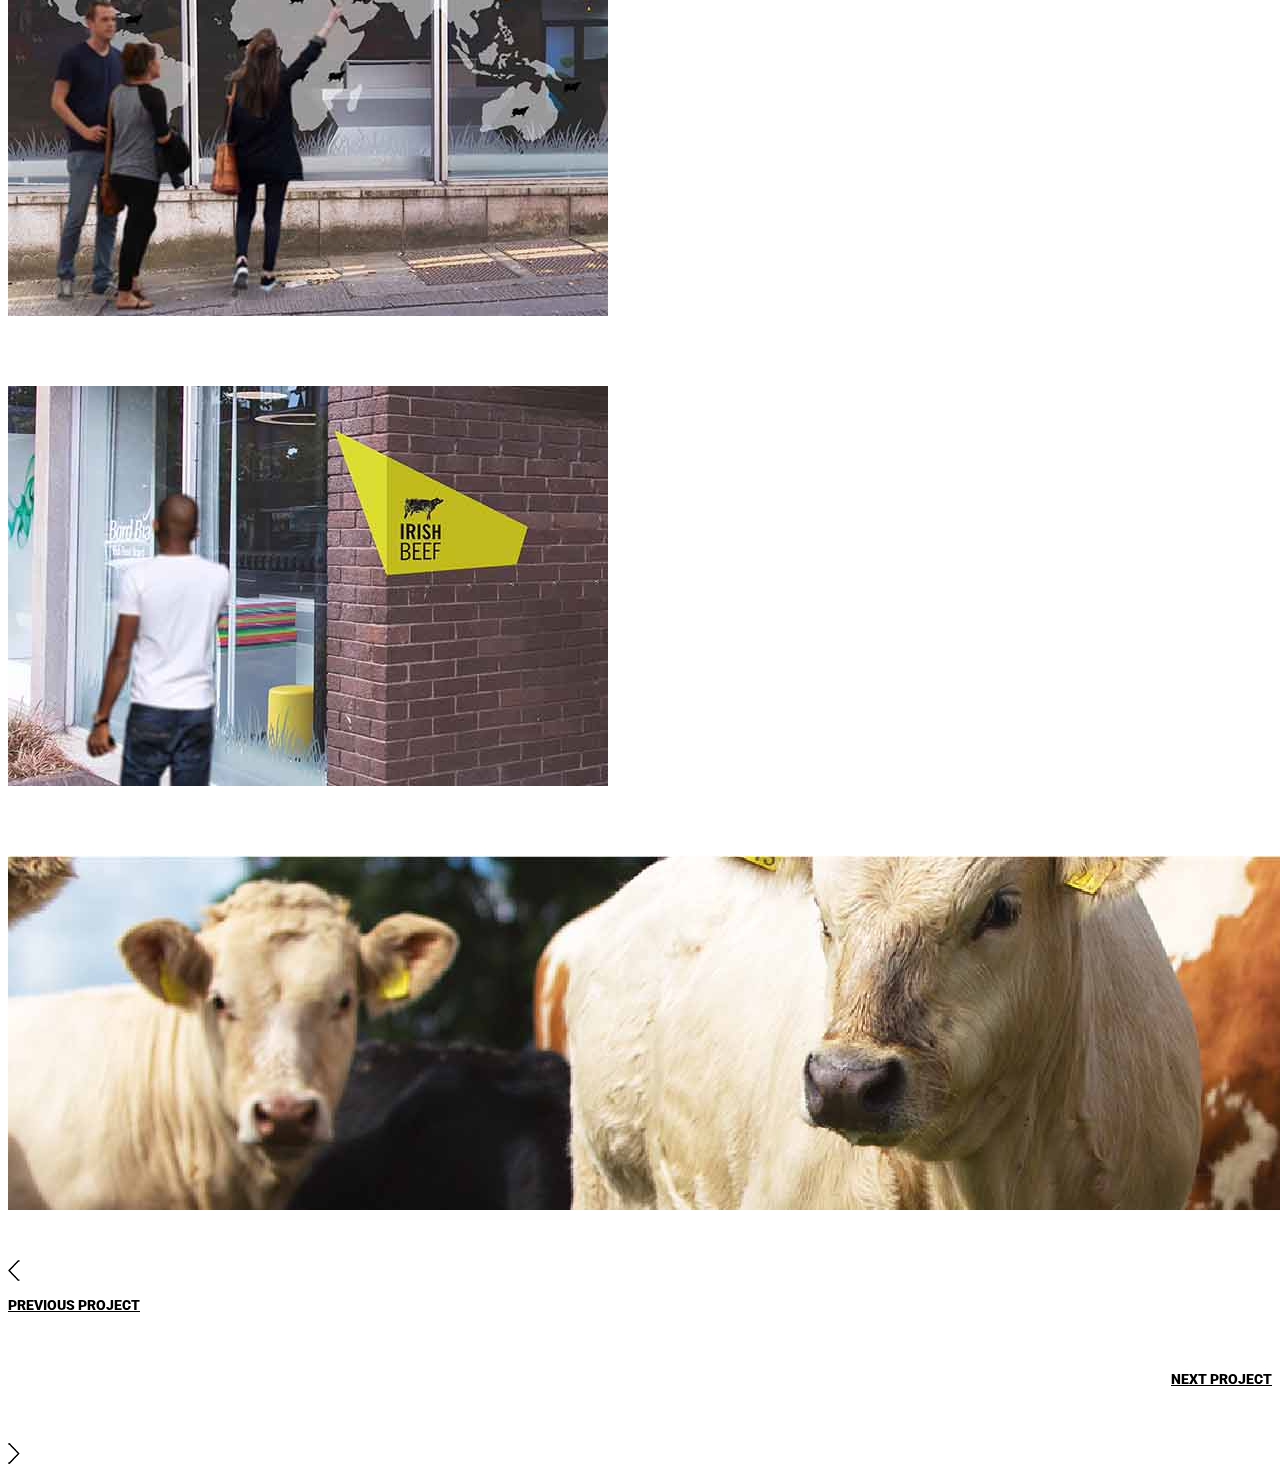
<file: irishbeef.html>
<html>

<head>

    <meta charset="utf-8">
    <meta name="viewport" content="width=device-width, initial-scale=1, shrink-to-fit=no">
    <meta name="description" content="">
    <meta name="author" content="">

    <link rel="stylesheet" href="https://maxcdn.bootstrapcdn.com/bootstrap/4.0.0-beta/css/bootstrap.min.css" integrity="sha384-/Y6pD6FV/Vv2HJnA6t+vslU6fwYXjCFtcEpHbNJ0lyAFsXTsjBbfaDjzALeQsN6M" crossorigin="anonymous">

    <link rel="stylesheet" href="style/styleV1.css">



    <meta name="viewport" content="width=device-width, initial-scale=1.0">

    <link href="https://fonts.googleapis.com/css?family=Roboto:300,300i,900,900i" rel="stylesheet">

    <title>Justyna Liska - Irish Beef </title>

</head>

<body>

    <nav class="navbar fixed-top navbar-expand-lg navbar-light nav-bg-white">

        <!--
           <a class="navbar-brand" href="index.html">
            <h5> <span class="Justyna"> Justyna</span> <span class="Liska"> Liska </span></h5>
            </a>
            
        Logo -->
        
        <a class="nav-brand" href="index.html">
                <img class="img-fluid logo" src="images/itsme/Logo.png">
        </a>

        <button class="navbar-toggler custom-toggler" type="button" data-toggle="collapse" data-target="#navbarSupportedContent" aria-controls="navbarSupportedContent" aria-expanded="false" aria-label="Toggle navigation"> <span class="navbar-toggler-icon"></span> </button>

        <div class="collapse navbar-collapse float-right overlay" id="navbarSupportedContent">
            <a class="closebtn" onclick="closeNav()">&times;</a>
            <ul class="navbar-nav ml-auto">
                <li class="nav-item active"> <a class="nav-link" href="portfolioV1.html">Work <span class="sr-only">(current)</span></a> </li>
                <li class="nav-item "> <a class="nav-link" href="aboutV1.html">About</a> </li>
                <li class="nav-item1"> <a class="nav-link" href="mailto:justynaliska@gmail.com">Contact</a> </li>

            </ul>
            <span class="longstriptop"> <hr> </span>
        </div>

    </nav>

    <nav class="secondarynav navbar-light bg-light">
        <ul>
            <span class="longstripbot"> <hr> </span>

            <li>
                <h7> <a href="https://www.instagram.com/christmas_bread/" target="_blank"> Instagram </a> </h7>
            </li>
            <li>
                <div> </div>
            </li>
            <li>
                <h7> <a href="https://ie.linkedin.com/in/justyna-liska-6b1205140" target="_blank">LinekdIn </a> </h7>
            </li>
            <li>
                <div> </div>
            </li>
            <li>
                <h7> <a href="https://www.behance.net/justynalis9668?" target="_blank">Behance </a> </h7>
            </li>


        </ul>


    </nav>


    <div class="container mother">

        <div class="row">

            <div class="">
                <img class="img-fluid IBp1" src="images/irishbeef/frontPhoto-031.jpg">
            </div>

        </div>
        <!--Head image -->

        <div class="row">

            <div class="col-md-10 col-12 jellybaby">
                <h1>Irish Beef</h1>
                <hr>
            </div>

        </div>
        <!--Irish Beef title here -->

        <div class="row">

            <div class="col-md-4 col-12 subtitle">
                <h3>Identification & Exhibition</h3>
                <p>Branding, Space Design and Model Making</p>
            </div>

        </div>
        <!--Irish Beef subtitle -->

        <div class="row">

            <div class="col-md-1 col-2 CAYIB">

                <li>
                    <h3> Client: </h3>
                </li>
                <li>
                    <h3> Aim: </h3>
                </li>
                <li>
                    <h3> Year: </h3>
                </li>

            </div>

            <div class="col-md-4 col-10 CAYIB">

                <p> Bord Bia, Origin Green <br> Identification and Exhibition Space <br> 2016 </p>

            </div>

        </div>
        <!--Client, Aim, Year -->

        <div class="row">

            <div class="col-md-5 col-12 JBdescription">

                <p>The objective of this project was to create an identity design and exhibition space for Irish Beef - Bord Bia based in Dublin, Ireland. The client requirement was to promote Irish Beef not only to local buyers and customers but also to European, US and Asian market. </p>

            </div>

            <div class="col-md-5 col-12">

                <p> As a product by itself, Irish Beef is well known for its excellent quality, due to the climate, landscapes and protectiveness of Irish’s farmers. Our client wanted to promote the product to other countries by memorable identify and exhibition. </p>

            </div>

        </div>
        <!--Irish Beef description -->

    </div>

    <div class="container-fluid">

        <div class="IBstrip" align="center">
            <img class="img-fluid" src="images/irishbeef/strip-041.jpg">
        </div>

    </div>
    <!--IB strip -->

    <div class="container">

        <div class="row">
            <div class="col-md-7 col-12 IBlogo">

                <h4> Logo: </h4>

                <p>
                    The outcome is a mix of traditional and modern brand identification kept in light-green colour, which represents fresh Irish pastures. Moreover, hand-made elements - such as stamped logo, stand for great quality and stability of the product.</p>

            </div>
            <!--Logo Description -->

            <div class="col-md-12 col-12 JBposter">
                <img class="img-fluid" src="images/irishbeef/logo.jpg">
            </div>
            <!-- Logo Image -->

            <div class="col-md-7 col-12 materials">

                <h4> Materials: </h4>

                <p> The attention to details is significant that is why I have selected to use high-quality materials. For booklet, I have used thick, rugged paper which reflects the sustainability of the product. In addition to the booklet, I have also managed to create an actual grocery bag with a usage of screen - printing technique. </p>

            </div>

        </div>
        <!-- Logo Picture -->

        <div class="row booklet1">

            <div class="col-md-5 grocerybag">
                <img class="img-fluid" src="images/irishbeef/grocerybag1.jpg">
            </div>

            <div class="col-md-7">

                <img class="img-fluid" src="images/irishbeef/booklet.jpg">

                <div class="computer">
                    <img class="img-fluid" src="images/irishbeef/computer1.jpg">
                </div>

            </div>

        </div>
        <!-- Booklet Images -->


        <div class="row">

            <div class="col-md-5 col-12 ">

                <h4>Exhibition: </h4>
                <p>Besides the identification, we were asked to design an exhibition space. For that, it was necessary to visit the place, take a lot of pictures and get the building plan. To clearly represent my idea I had created a 3d model out of foam core and paper. </p>
            </div>

            <div class="col-md-7 col-12 exhibition">
                <p>Again, the use of ecological materials is the majority. That is why I have decided to use plywood for the floor. Also for an optical illusion, I have decided to paint the common green shape at few spots. Figures of cows in size of a human placed next to the window play an educational role and attract people from the outside. Everything is kept in bright and friendly for eyes colours.</p>

            </div>

        </div>
        <!-- Exhibition Description  -->

    </div>

    <div class="container">

        <div id="myCarousel" class="carousel slide" data-ride="carousel">


            <div class="carousel-inner" role="listbox">
                <!-- Slide One - Set the background image for this slide in the line below -->
                <div class="carousel-item active" style="background-image: url('images/irishbeef/exhibition/7-06.jpg')">
                </div>
                <!-- Slide Two - Set the background image for this slide in the line below -->
                <div class="carousel-item" style="background-image: url('images/irishbeef/exhibition/1-06.jpg')">
                </div>
                <!-- Slide Three - Set the background image for this slide in the line below -->
                <div class="carousel-item" style="background-image: url('images/irishbeef/exhibition/2-06.jpg')">
                </div>

                <div class="carousel-item" style="background-image: url('images/irishbeef/exhibition/3-06.jpg')">
                </div>

                <div class="carousel-item" style="background-image: url('images/irishbeef/exhibition/4-06.jpg')">
                </div>

                <div class="carousel-item" style="background-image: url('images/irishbeef/exhibition/5-06.jpg')">
                </div>

                <div class="carousel-item" style="background-image: url('images/irishbeef/exhibition/6-06.jpg')">
                </div>

            </div>


            <a class="carousel-control-prev" href="#myCarousel" role="button" data-slide="prev">
                  <span class="carousel-control-prev-icon" aria-hidden="true"></span>
                  <span class="sr-only">Previous</span>
                </a>

            <a class="carousel-control-next" href="#myCarousel" role="button" data-slide="next">
                  <span class="carousel-control-next-icon" aria-hidden="true"></span>
                  <span class="sr-only">Next</span>
                </a>

        </div>

        <div class="row">

            <div class="col-md-4 col-10 signages ">
                <img class="img-fluid" src="images/irishbeef/exhibition/sgn3.jpg">
            </div>
            <div class="col-md-4 col-10 signages">
                <img class="img-fluid" src="images/irishbeef/exhibition/sgn2.jpg">
            </div>
            <div class="col-md-4 col-10 signages">
                <img class="img-fluid" src="images/irishbeef/exhibition/sgn1.jpg">
            </div>

        </div>

    </div>
    <!-- Carousel -->



    <div class="container-fluid">

        <div class="IBstrip" align="center">
            <img class="img-fluid" src="images/irishbeef/cows.jpg">
        </div>

    </div>
    <!--IB cows -->



    <div class="container PreviousNext">

        <div class="row EndButton">

            <span class="col-md-1 col-1 arrow" align="right"> <a href="IADTmicro.html"> <img style="img-fluid" src="images/nextbutton2-06.png"> </a> </span>

            <div class="col-md-3 col-2 nextButton" align="left">
                <a href="IADTmicro.html">
                    <p> PREVIOUS PROJECT </p>
                </a>
            </div>

            <div class="col-md-5 col-1"></div>

            <div class="col-md-2 col-2 nextButton" align="right">
                <a href="operaposter.html">
                    <p> NEXT PROJECT </p>
                </a>
            </div>

            <span class="col-md-1 col-1 arrow2" align="left"> <a href="ISTD.html"> <img style="img-fluid" src="images/nextbutton-06.png"> </a> </span>

        </div>

    </div>




    <script type="text/javascript" src="js/myjavascript.js"></script>
    <script src="js/jquery.min.js"></script>
    <script src="js/bootstrap.min.js"></script>

</body>

</html>
</file>
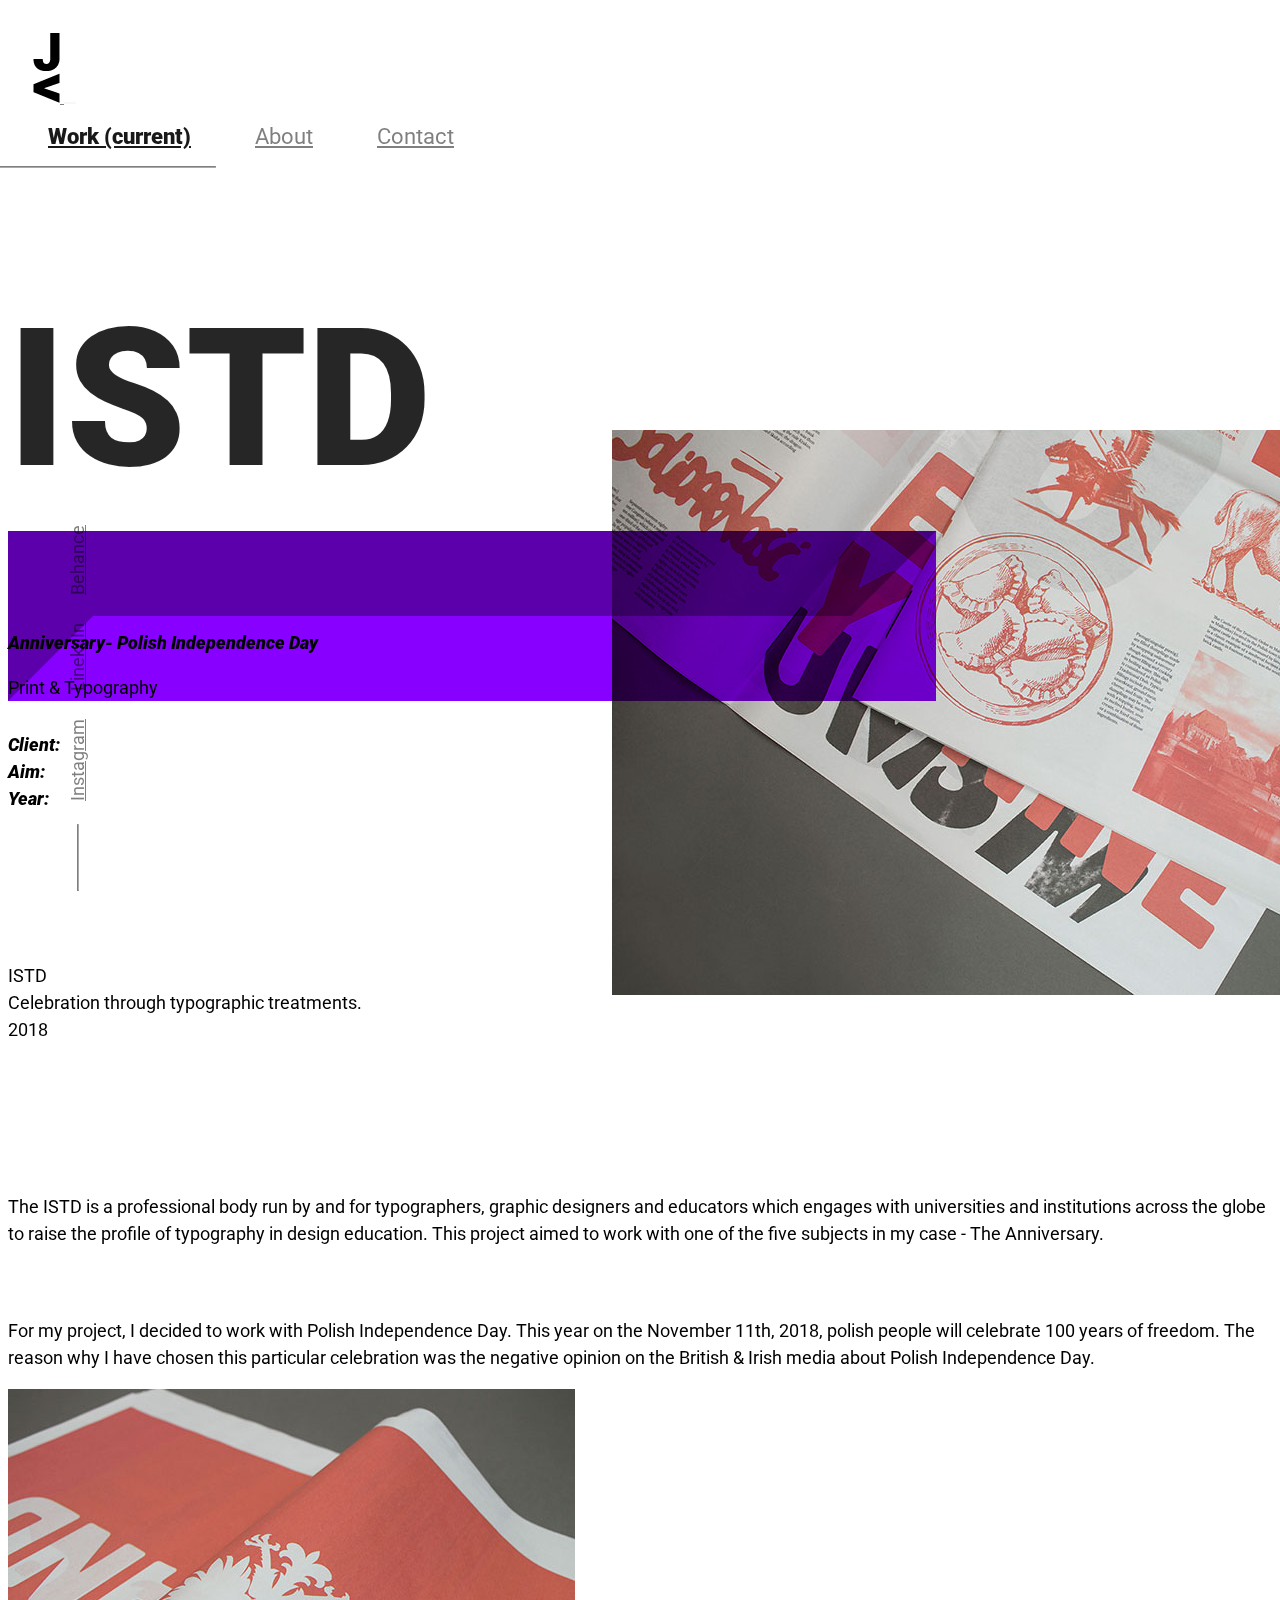
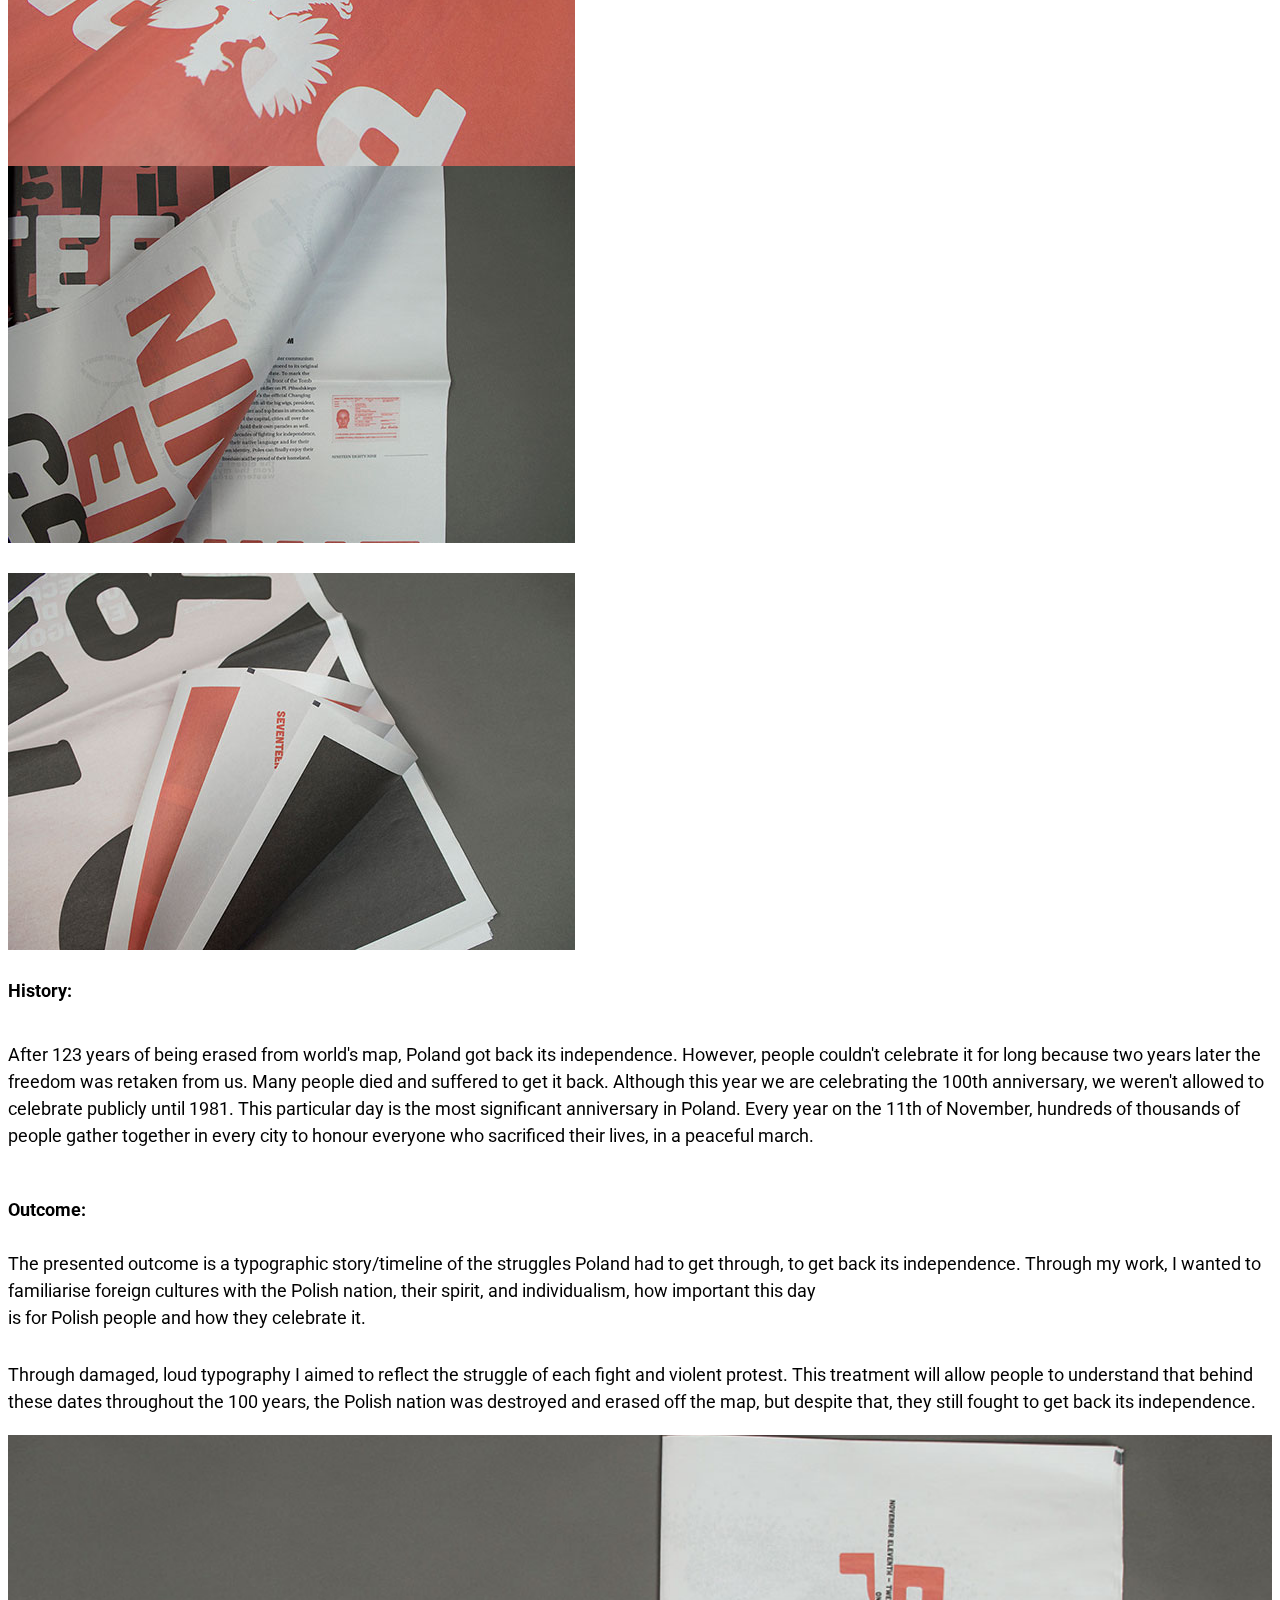
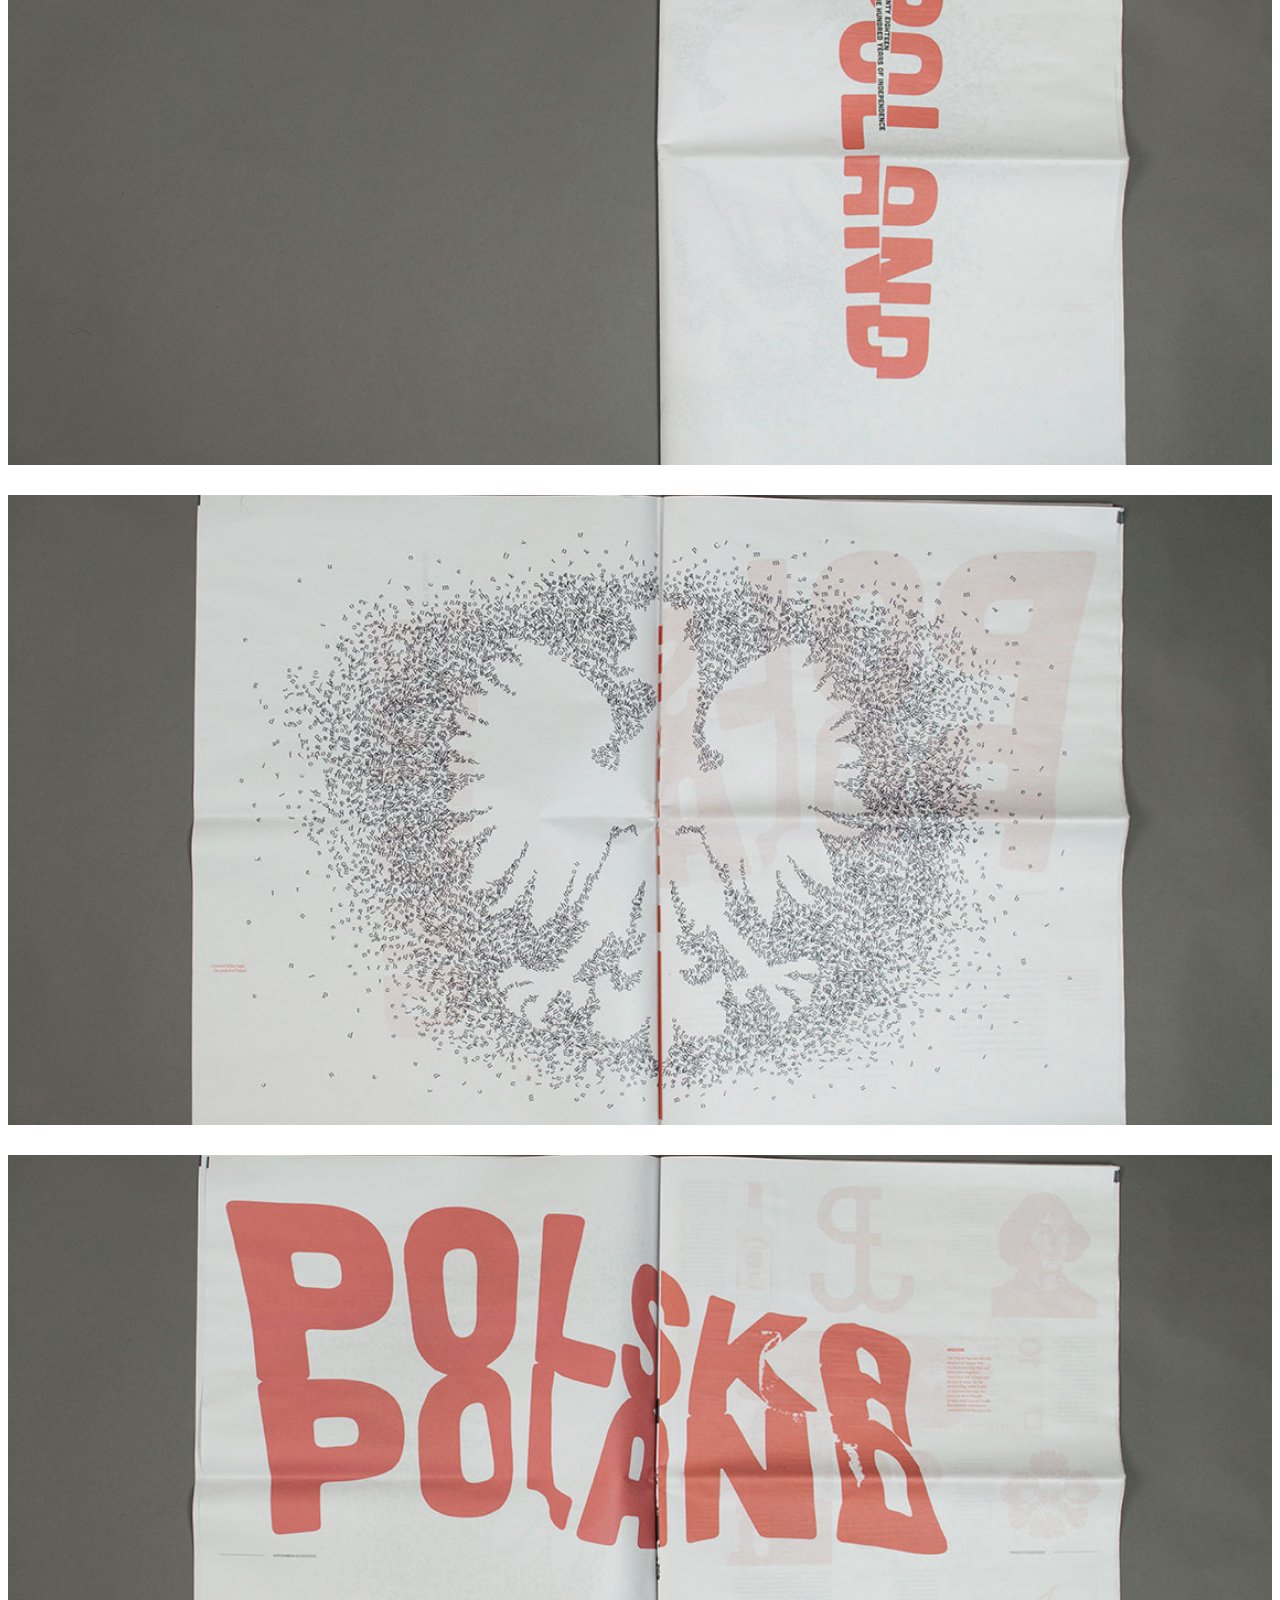
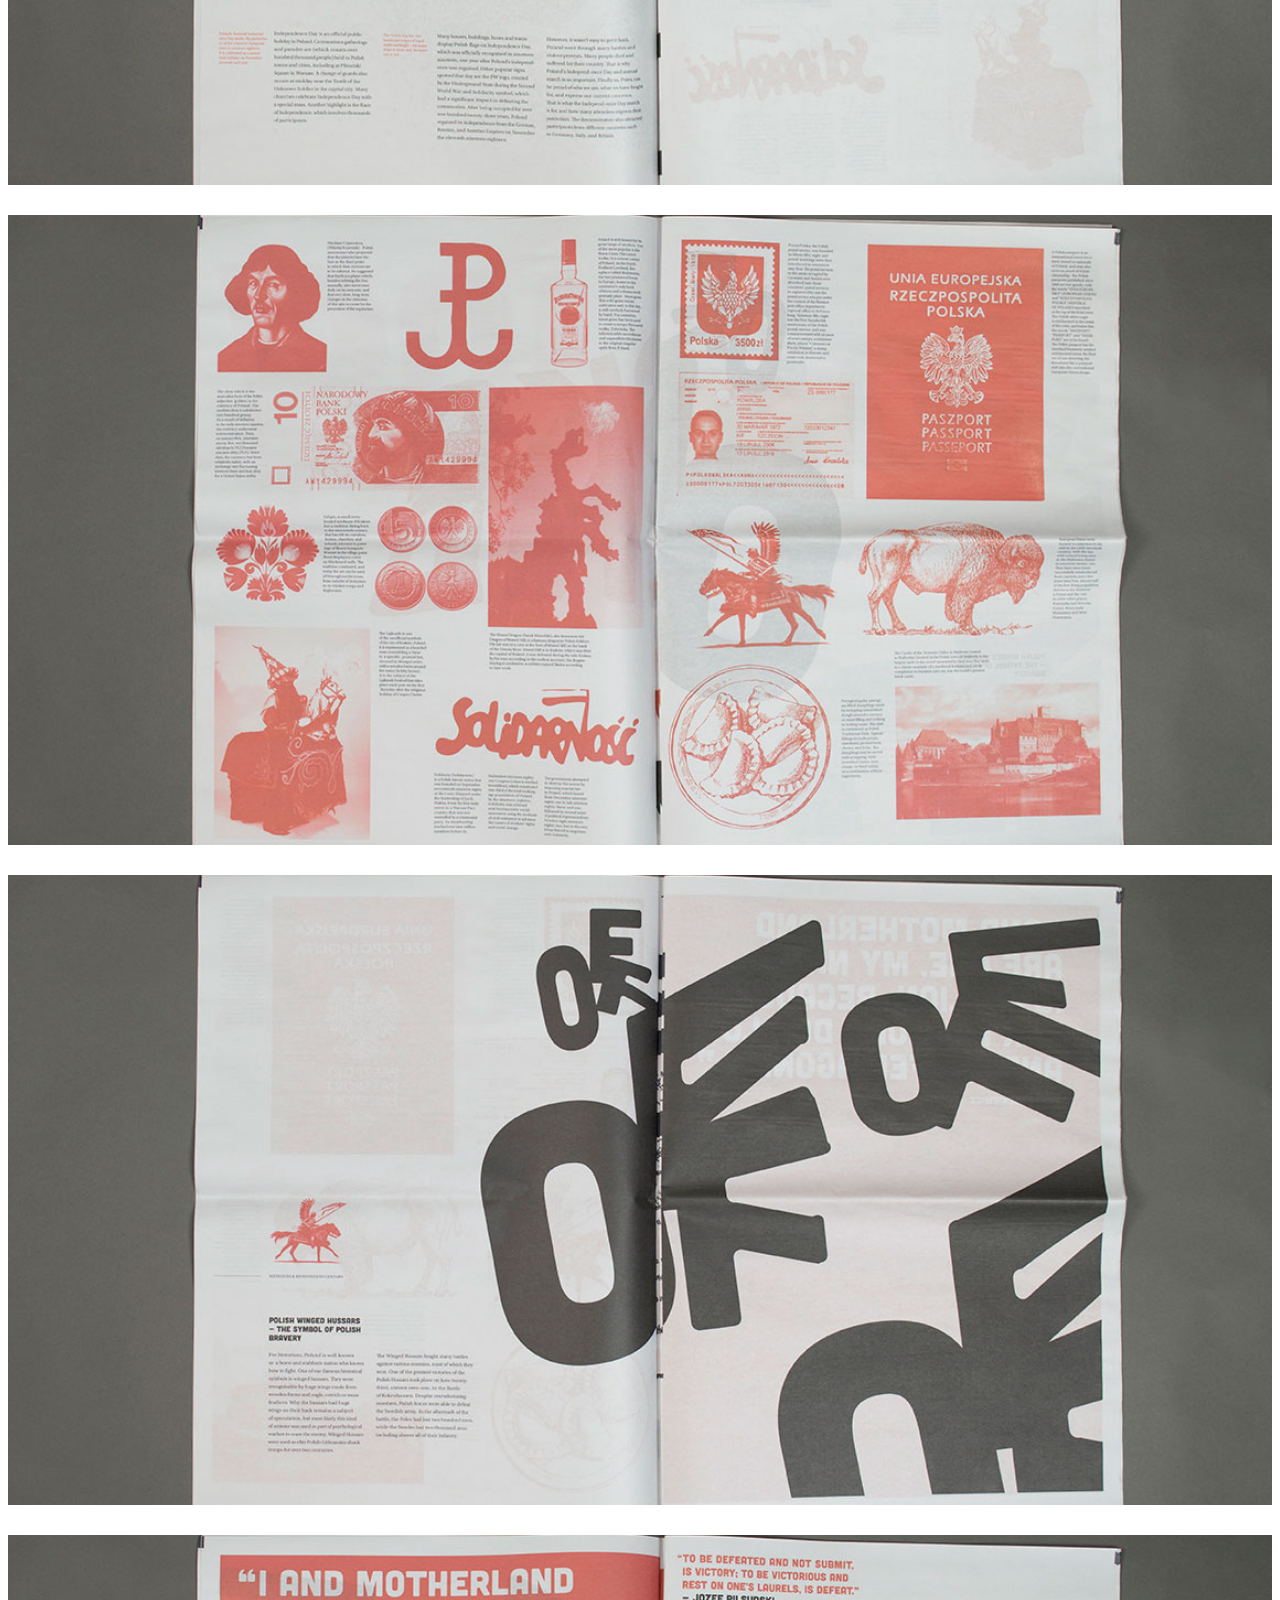
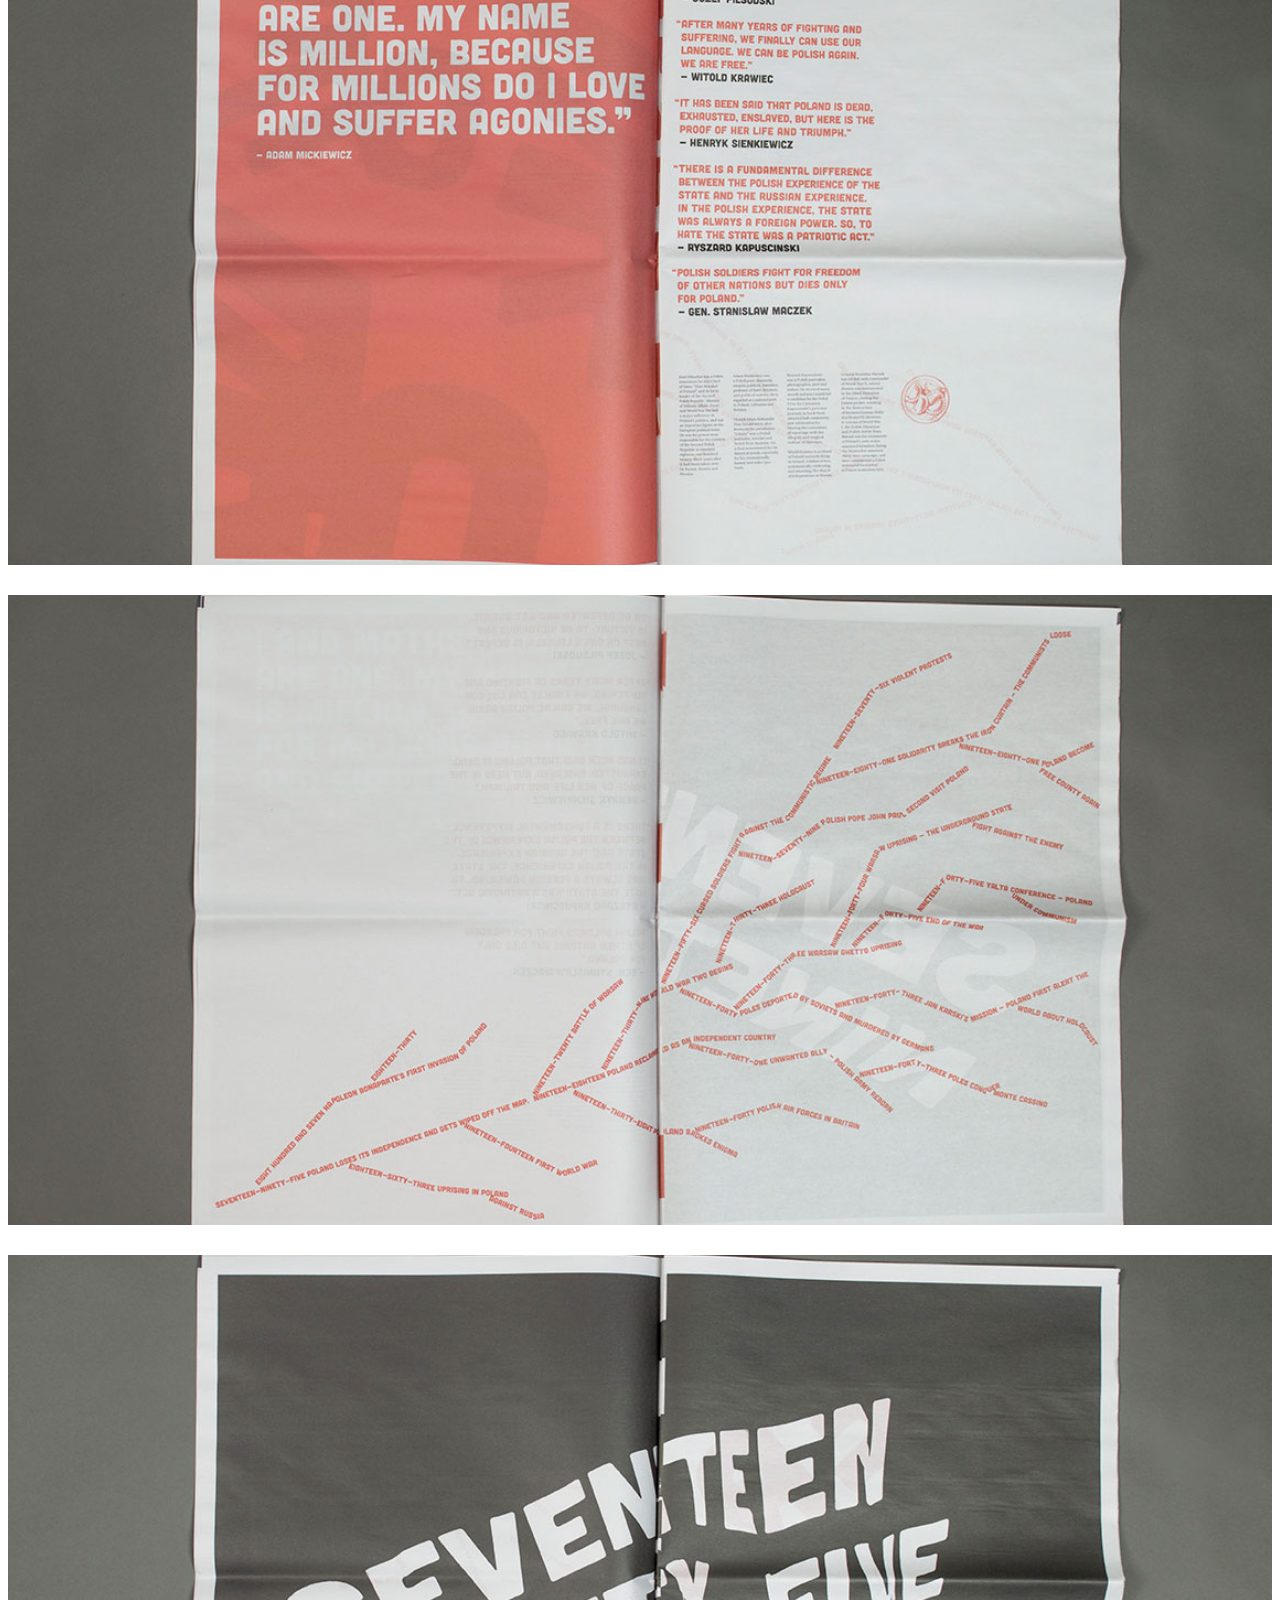
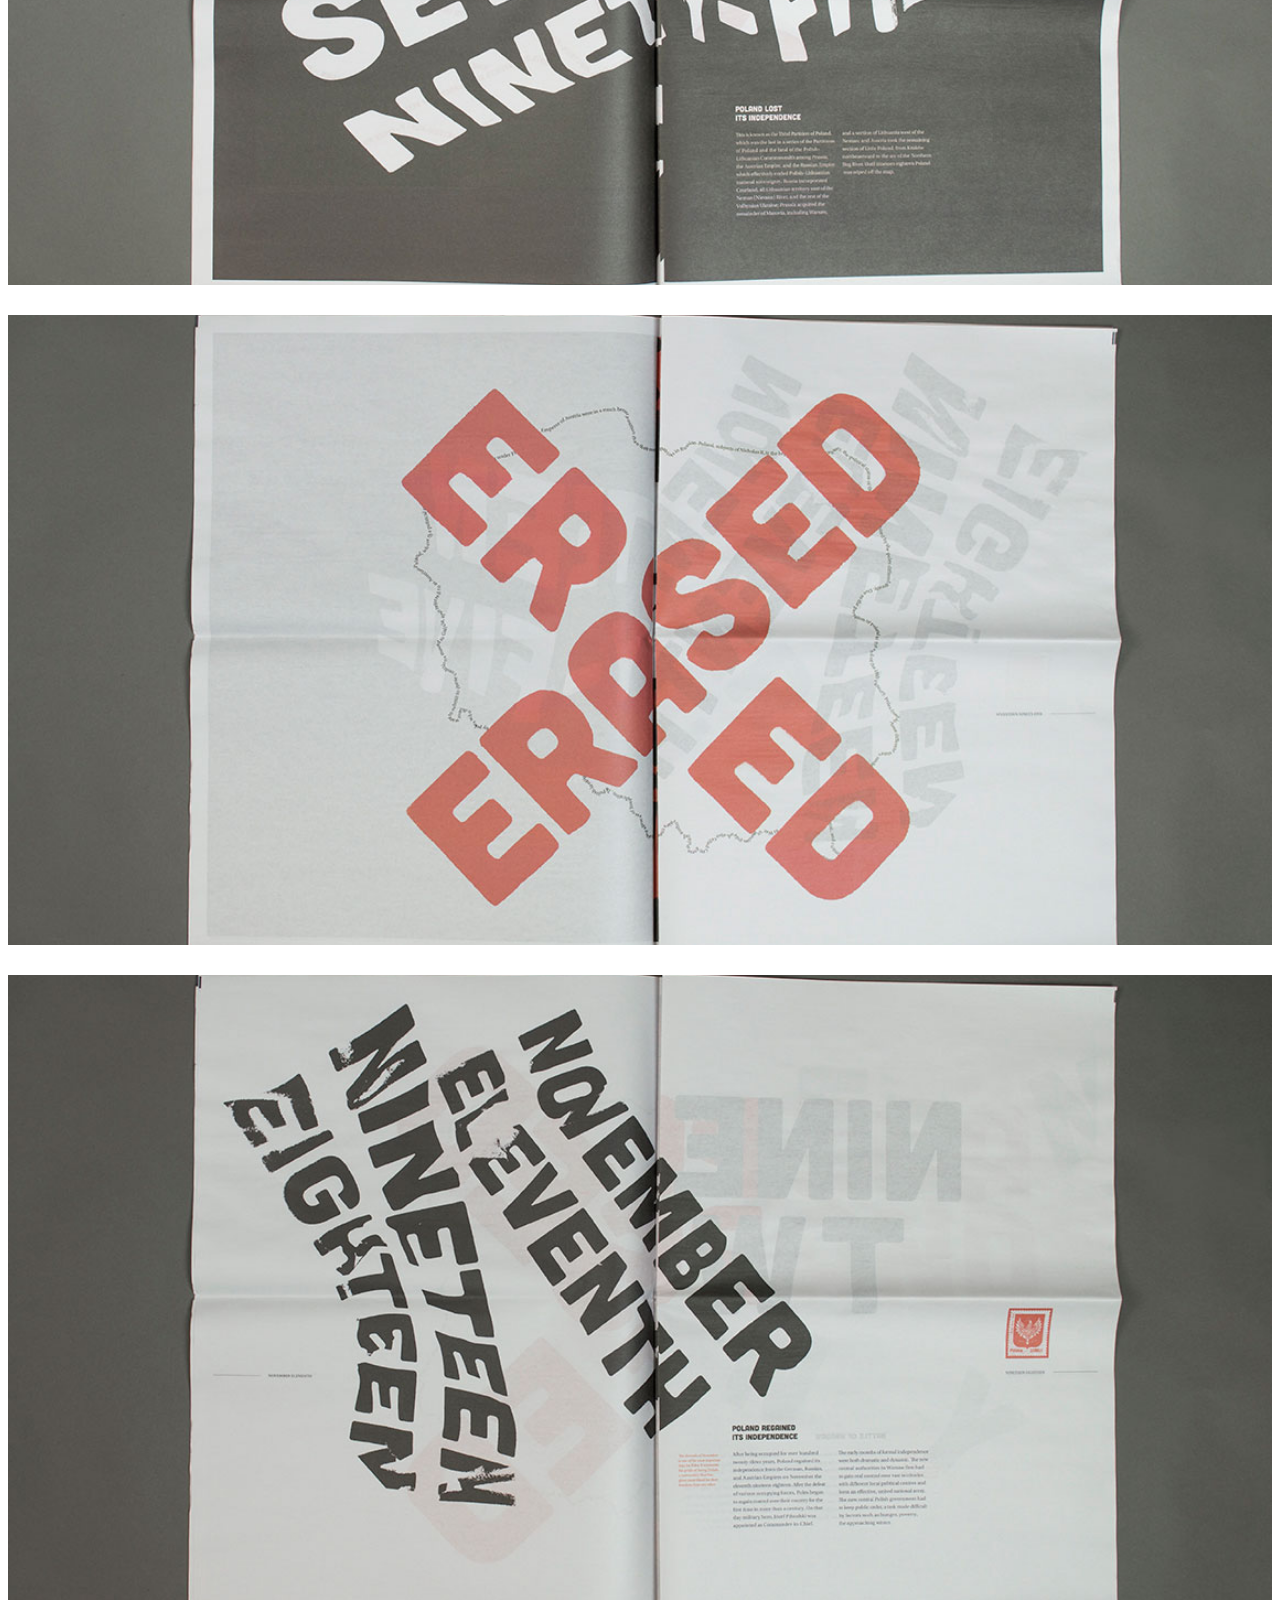
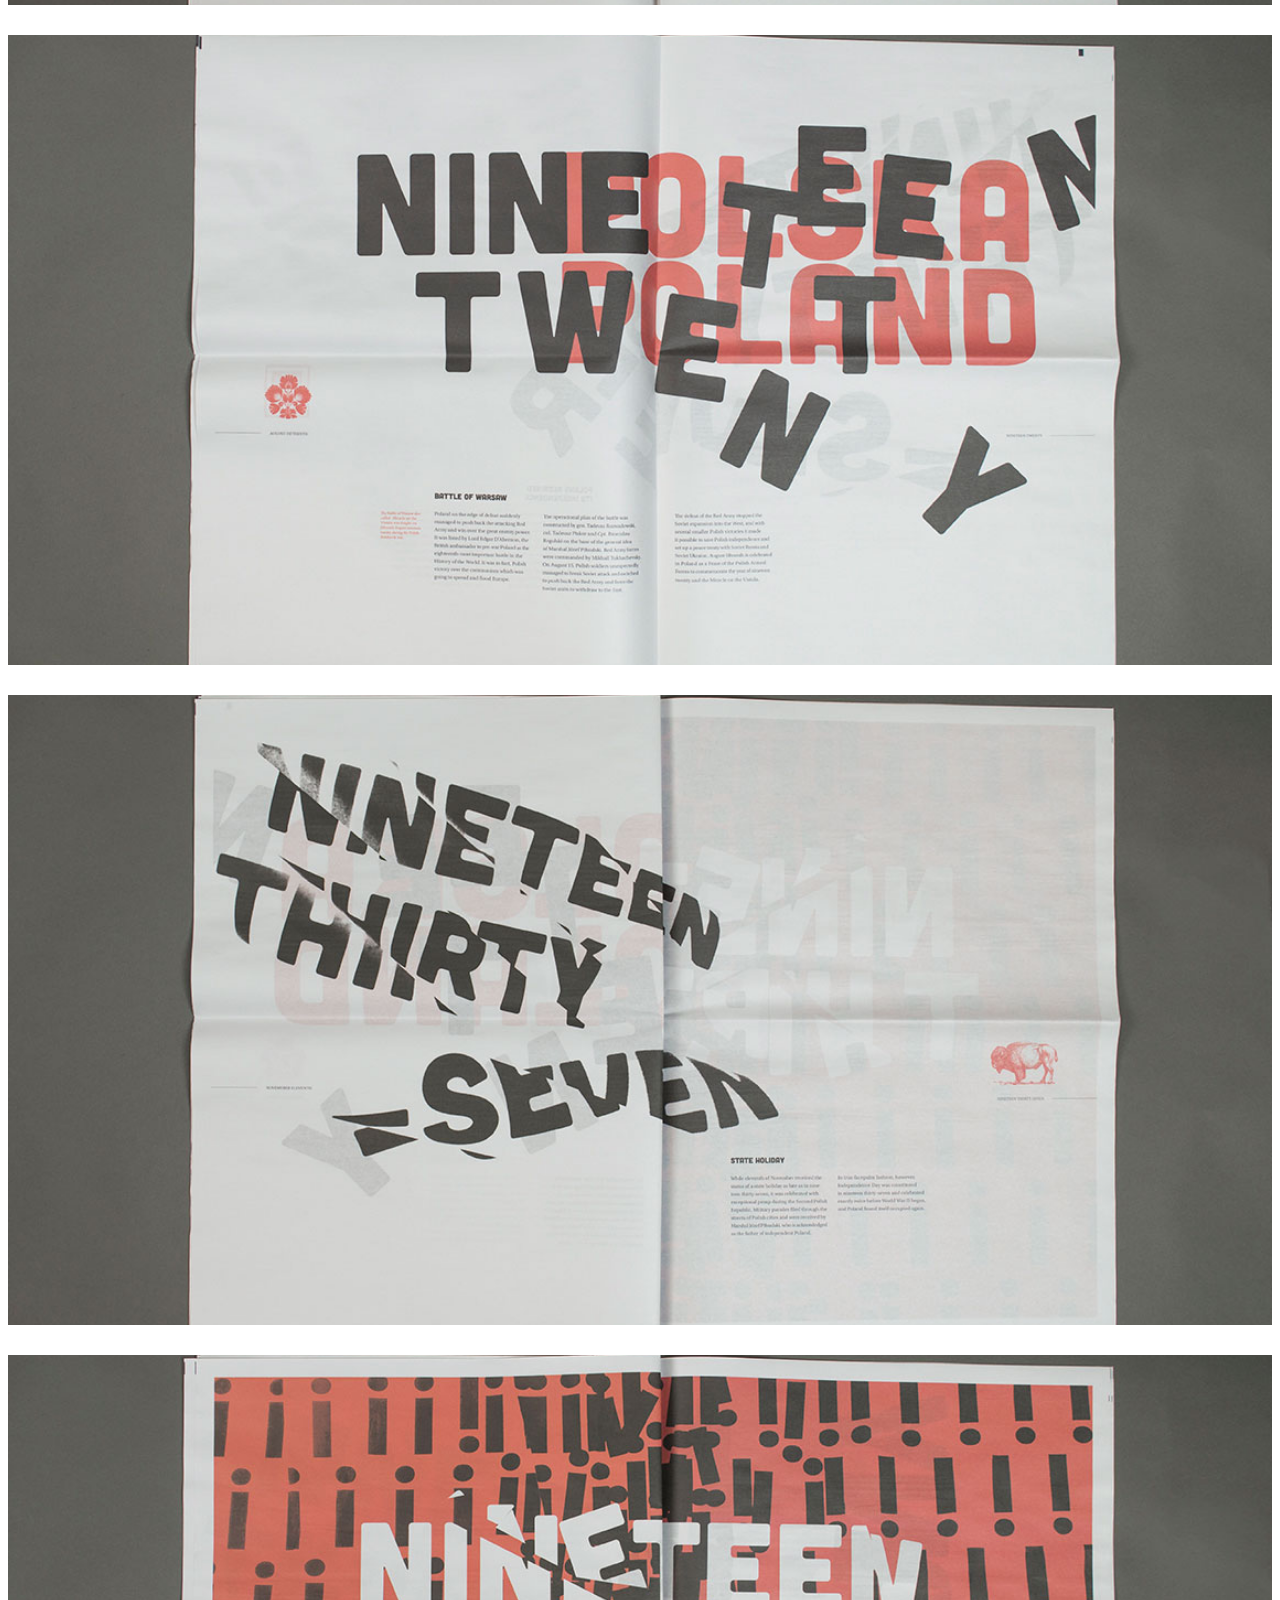
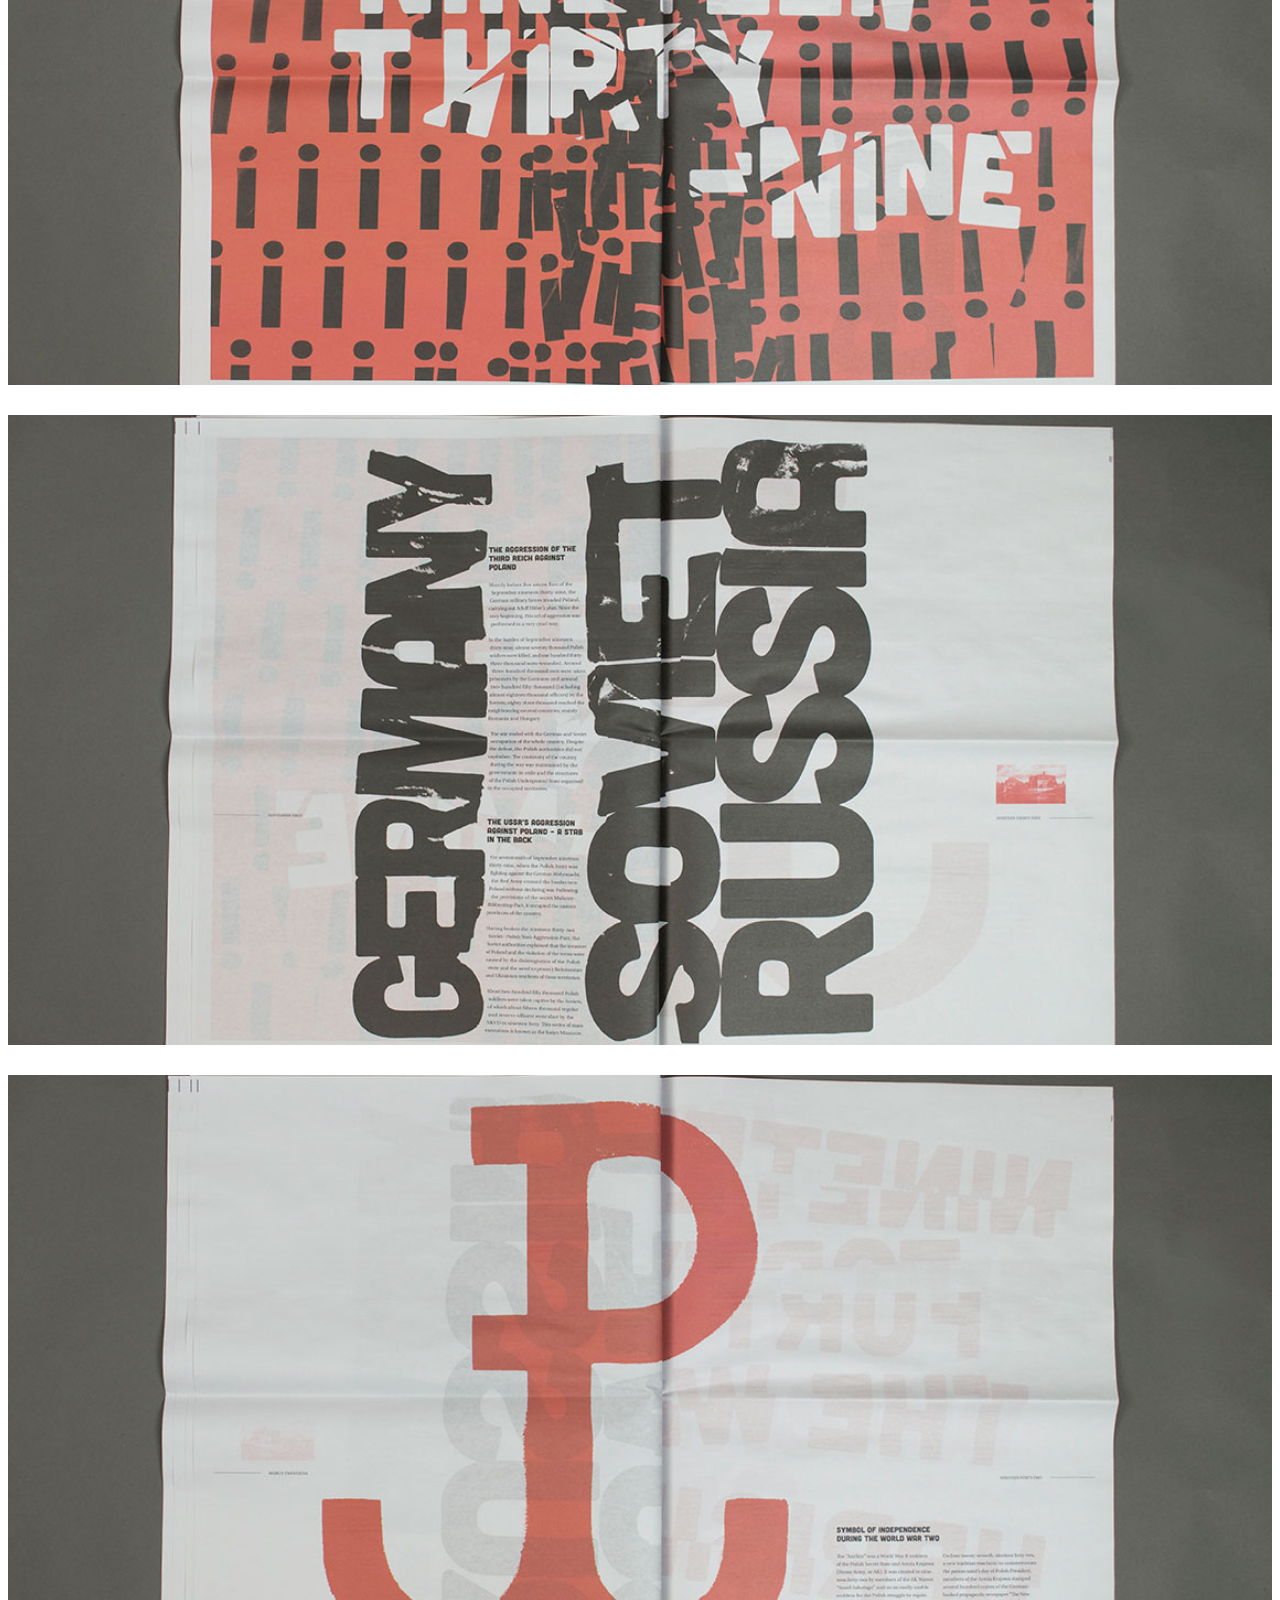
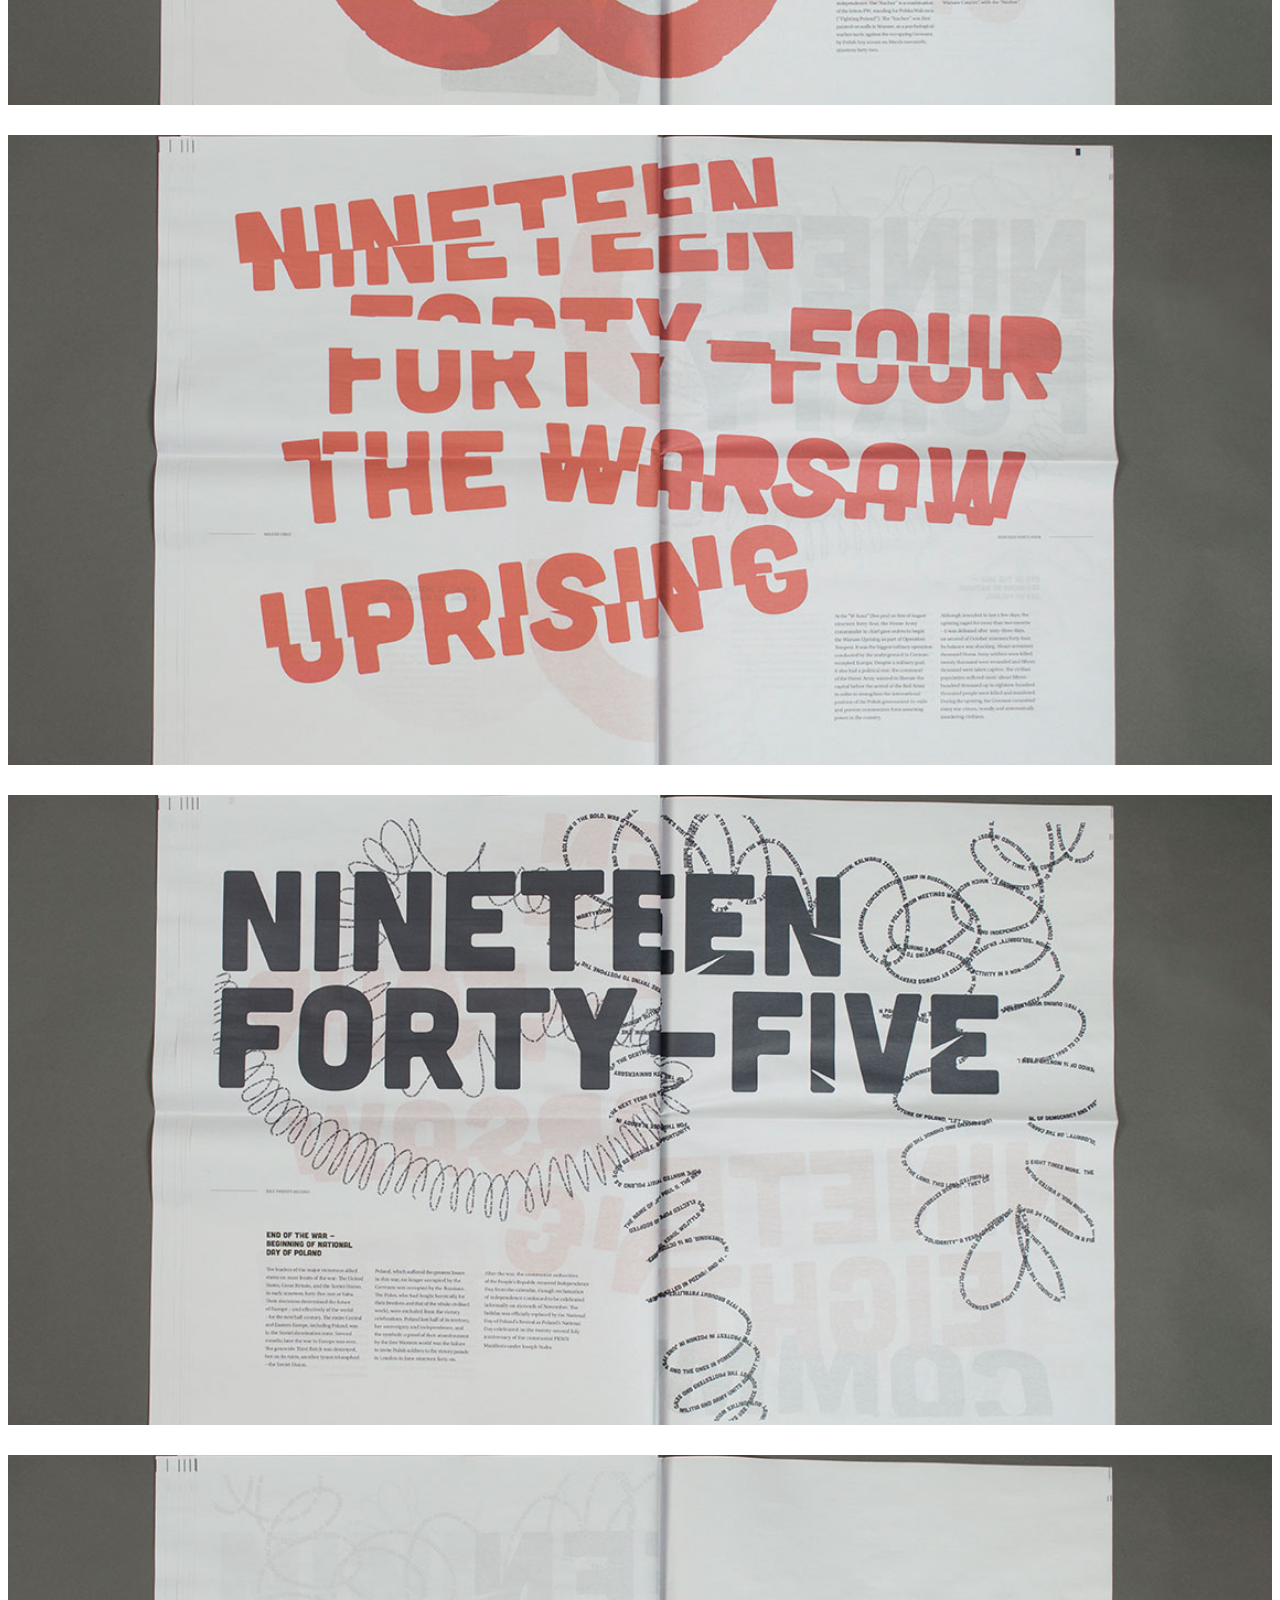
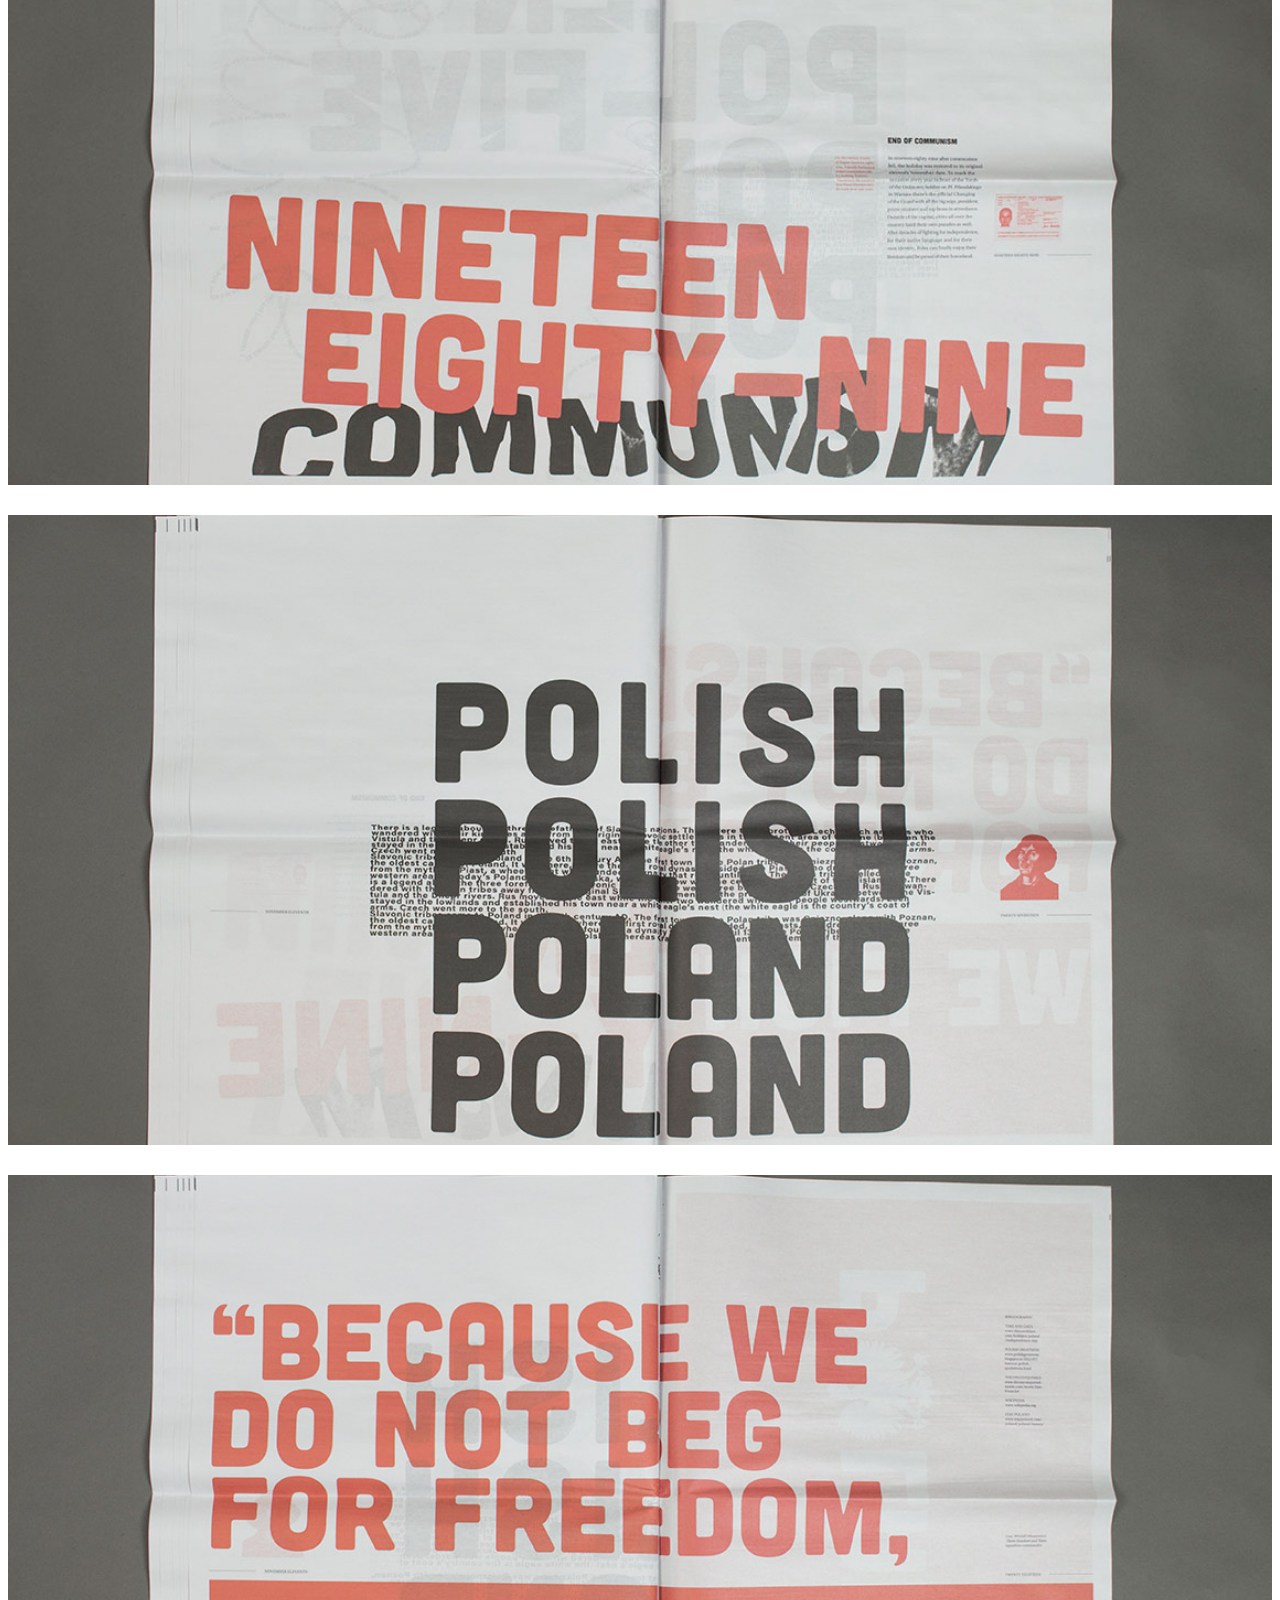
<file: ISTD.html>
<html>

<head>

    <meta charset="utf-8">
    <meta name="viewport" content="width=device-width, initial-scale=1, shrink-to-fit=no">
    <meta name="description" content="">
    <meta name="author" content="">

    <link rel="stylesheet" href="https://maxcdn.bootstrapcdn.com/bootstrap/4.0.0-beta/css/bootstrap.min.css" integrity="sha384-/Y6pD6FV/Vv2HJnA6t+vslU6fwYXjCFtcEpHbNJ0lyAFsXTsjBbfaDjzALeQsN6M" crossorigin="anonymous">

    <link rel="stylesheet" href="style/styleV1.css">



    <meta name="viewport" content="width=device-width, initial-scale=1.0">

    <link href="https://fonts.googleapis.com/css?family=Roboto:300,300i,900,900i" rel="stylesheet">

    <title>Justyna Liska - Jelly Baby </title>

</head>

<body>


    <nav class="navbar fixed-top navbar-expand-lg navbar-light nav-bg-white">

        <!--
           <a class="navbar-brand" href="index.html">
            <h5> <span class="Justyna"> Justyna</span> <span class="Liska"> Liska </span></h5>
            </a>
            
        Logo -->
        
        <a class="nav-brand" href="index.html">
                <img class="img-fluid logo" src="images/itsme/Logo.png">
        </a>

        <button class="navbar-toggler custom-toggler" type="button" data-toggle="collapse" data-target="#navbarSupportedContent" aria-controls="navbarSupportedContent" aria-expanded="false" aria-label="Toggle navigation"> <span class="navbar-toggler-icon"></span> </button>

        <div class="collapse navbar-collapse float-right overlay" id="navbarSupportedContent">
            <a class="closebtn" onclick="closeNav()">&times;</a>
            <ul class="navbar-nav ml-auto">
                <li class="nav-item active"> <a class="nav-link" href="portfolioV1.html">Work <span class="sr-only">(current)</span></a> </li>
                <li class="nav-item"> <a class="nav-link" href="aboutV1.html">About</a> </li>
                <li class="nav-item1"> <a class="nav-link" href="mailto:justynaliska@gmail.com">Contact</a> </li>

            </ul>
            <span class="longstriptop"> <hr> </span>
        </div>

    </nav>

    <nav class="secondarynav navbar-light bg-light">
        <ul>
            <span class="longstripbot"> <hr> </span>

            <li>
                <h7> <a href="https://www.instagram.com/christmas_bread/" target="_blank"> Instagram </a> </h7>
            </li>
            <li>
                <div> </div>
            </li>
            <li>
                <h7> <a href="https://ie.linkedin.com/in/justyna-liska-6b1205140" target="_blank">LinekdIn </a> </h7>
            </li>
            <li>
                <div> </div>
            </li>
            <li>
                <h7> <a href="https://www.behance.net/justynalis9668?" target="_blank">Behance </a> </h7>
            </li>


        </ul>


    </nav>


    <div class="container mother">

        <div class="row">

            <div class="">
                <img class="img-fluid ISTDpic1" src="images/ISTD/istdimg1.jpg">
            </div>

        </div>
        <!--Head image -->

        <div class="row">

            <div class="col-md-10 sm-12 jellybaby">
                <h1>ISTD</h1>
                <hr>
            </div>

        </div>
        <!--Jelly Baby title here -->

        <div class="row">

            <div class="col-md-4 col-12 subtitle">
                <h3>Anniversary- Polish Independence Day</h3>
                <p>Print &amp; Typography</p>
            </div>

        </div>
        <!--Jelly Baby subtitle -->

        <div class="row">

            <div class="col-md-1 col-2 CAY">

                <li>
                    <h3> Client: </h3>
                </li>
                <li>
                    <h3> Aim: </h3>
                </li>
                <li>
                    <h3> Year: </h3>
                </li>

            </div>

            <div class="col-md-4 col-10 CAY">

                <p>ISTD <br> Celebration through typographic treatments. <br> 2018 </p>

            </div>

        </div>
        <!--Client, Aim, Year -->


        <div class="row">

            <div class="col-md-6 col-12 ISTDtext1">

                <p>The ISTD is a professional body run by and for typographers, graphic designers and educators which engages with universities and institutions across the globe to raise the profile of typography in design education. This project aimed to work with one of the five subjects in my case - The Anniversary.
                </p>

            </div>

            <div class="col-md-5 col-12">

                <p> For my project, I decided to work with Polish Independence Day. This year on the November 11th, 2018, polish people will celebrate 100 years of freedom. The reason why I have chosen this particular celebration was the negative opinion on the British &amp; Irish media about Polish Independence Day. </p>

            </div>

        </div>
        <!--ISTD description -->




        <div class="row">

            <div class="col-md-6 col-11 ">
                <img class="img-fluid" src="images/ISTD/istdimg2.jpg">
            </div>

            <div class="col-md-6 col-11">
                <img class="img-fluid" src="images/ISTD/istdimg3.jpg">
            </div>

        </div>
        <!-- ISTD 2 pictures -->


        <div class="row">

            <div class="col-md-6 col-11 ISTDpic2">

                <img class="img-fluid" src="images/ISTD/istdimg4.jpg">

            </div>


            <div class="col-md-5 col-12 ISTDtext4">
                
                <h4> History: </h4>

                <p> After 123 years of being erased from world's map, Poland got back its independence. However, people couldn't celebrate it for long because two years later the freedom was retaken from us. Many people died and suffered to get it back. Although this year we are celebrating the 100th anniversary, we weren't allowed to celebrate publicly until 1981. This particular day is the most significant anniversary in Poland. Every year on the 11th of November, hundreds of thousands of people gather together in every city to honour everyone who sacrificed their lives, in a peaceful march. </p>

            </div>

        </div>
        <!--ISTD picture + descriptionn  -->


      
        <div class="row Outcome">
            
            <h4> Outcome: </h4>
            
        </div>
       
       
        <div class="row">
            

            <div class="col-md-6 col-12 ISTDtext8">
               
                
               
                <p> The presented outcome is a typographic story/timeline of the struggles Poland had to get through, to get back its independence. Through my work, I wanted to familiarise foreign cultures with the Polish nation, their spirit, and individualism, how important this day <br> is for Polish people and how they celebrate it. </p>
            </div>
               
            <div class="col-md-5 col-12 ISTDtext8">
               
              
               
                <p> Through damaged, loud typography I aimed to reflect the struggle of each fight and violent protest. This treatment will allow people to understand that behind these dates throughout the 100 years, the Polish nation was destroyed and erased off the map, but despite that, they still fought to get back its independence. </p>
            </div>

        </div>




        <div id="myCarousel" class="carousel slide" data-ride="carousel">


            <div class="carousel-inner" role="listbox">
                <!-- Slide One - Set the background image for this slide in the line below -->
                <div class="carousel-item active" style="background-image: url('images/ISTD/carousel1.jpg')">
                </div>
                <!-- Slide Two - Set the background image for this slide in the line below -->
                <div class="carousel-item" style="background-image: url('images/ISTD/carousel2.jpg')">
                </div>
                <!-- Slide Three - Set the background image for this slide in the line below -->
                <div class="carousel-item" style="background-image: url('images/ISTD/carousel3.jpg')">
                </div>

                <div class="carousel-item" style="background-image: url('images/ISTD/carousel4.jpg')">
                </div>

                <div class="carousel-item" style="background-image: url('images/ISTD/carousel5.jpg')">
                </div>

                <div class="carousel-item" style="background-image: url('images/ISTD/carousel6.jpg')">
                </div>

                <div class="carousel-item" style="background-image: url('images/ISTD/carousel7.jpg')">
                </div>

                <div class="carousel-item" style="background-image: url('images/ISTD/carousel8.jpg')">
                </div>

                <div class="carousel-item" style="background-image: url('images/ISTD/carousel9.jpg')">
                </div>

                <div class="carousel-item" style="background-image: url('images/ISTD/carousel10.jpg')">
                </div>

                <div class="carousel-item" style="background-image: url('images/ISTD/carousel11.jpg')">
                </div>

                <div class="carousel-item" style="background-image: url('images/ISTD/carousel12.jpg')">
                </div>

                <div class="carousel-item" style="background-image: url('images/ISTD/carousel13.jpg')">
                </div>

                <div class="carousel-item" style="background-image: url('images/ISTD/carousel14.jpg')">
                </div>

                <div class="carousel-item" style="background-image: url('images/ISTD/carousel15.jpg')">
                </div>

                <div class="carousel-item" style="background-image: url('images/ISTD/carousel16.jpg')">
                </div>

                <div class="carousel-item" style="background-image: url('images/ISTD/carousel17.jpg')">
                </div>

                <div class="carousel-item" style="background-image: url('images/ISTD/carousel18.jpg')">
                </div>

                <div class="carousel-item" style="background-image: url('images/ISTD/carousel19.jpg')">
                </div>

                <div class="carousel-item" style="background-image: url('images/ISTD/carousel20.jpg')">
                </div>

                <div class="carousel-item" style="background-image: url('images/ISTD/carousel21.jpg')">
                </div>

            </div>


            <a class="carousel-control-prev" href="#myCarousel" role="button" data-slide="prev">
                  <span class="carousel-control-prev-icon" aria-hidden="true"></span>
                  <span class="sr-only">Previous</span>
                </a>

            <a class="carousel-control-next" href="#myCarousel" role="button" data-slide="next">
                  <span class="carousel-control-next-icon" aria-hidden="true"></span>
                  <span class="sr-only">Next</span>
                </a>

        </div>
        <!-- ISTD carousel  -->

        <div class="row ">

             <div class="col-md-6 col-11 ISTDtext7">

                <img class="img-fluid text5margin" src="images/ISTD/istdimg5.jpg">

            </div>

            <div class="col-md-5 col-11 ISTDtext7">
                
                <h4> Material: </h4>

                <p> At the very beginning, I realised that the best format for my outcome would be a newspaper because Polish independence was first announced in local newspapers across the whole country. I have also decided to use entirely written dates instead of numbers. I believe that each date has a story behind it which cannot be told by repetitive numbers. </p>


            </div>

        </div>










    </div>


    <div class="container PreviousNext">

        <div class="row">

            <span class="col-md-1 col-1 arrow" align="right"> <a href="irishbeef.html"> <img style="img-fluid" src="images/nextbutton2-06.png"> </a> </span>

            <div class="col-md-3 col-2 nextButton" align="left">
                <a href="operaposter.html">
                    <p> PREVIOUS PROJECT </p>
                </a>
            </div>

            <div class="col-md-5 col-1 "></div>

            <div class="col-md-2 col-2 nextButton" align="right">
                <a href="jellybabyV1.html">
                    <p> NEXT PROJECT </p>
                </a>
            </div>

            <span class="col-md-1 col-1 arrow2" align="left"> <a href="operaposter.html"> <img style="img-fluid" src="images/nextbutton-06.png"> </a> </span>

        </div>

    </div>
    <!-- next/previous arrows -->




    <script type="text/javascript" src="js/myjavascript.js"></script>
    <script src="js/jquery.min.js"></script>
    <script src="js/bootstrap.min.js"></script>

</body>

</html>
</file>
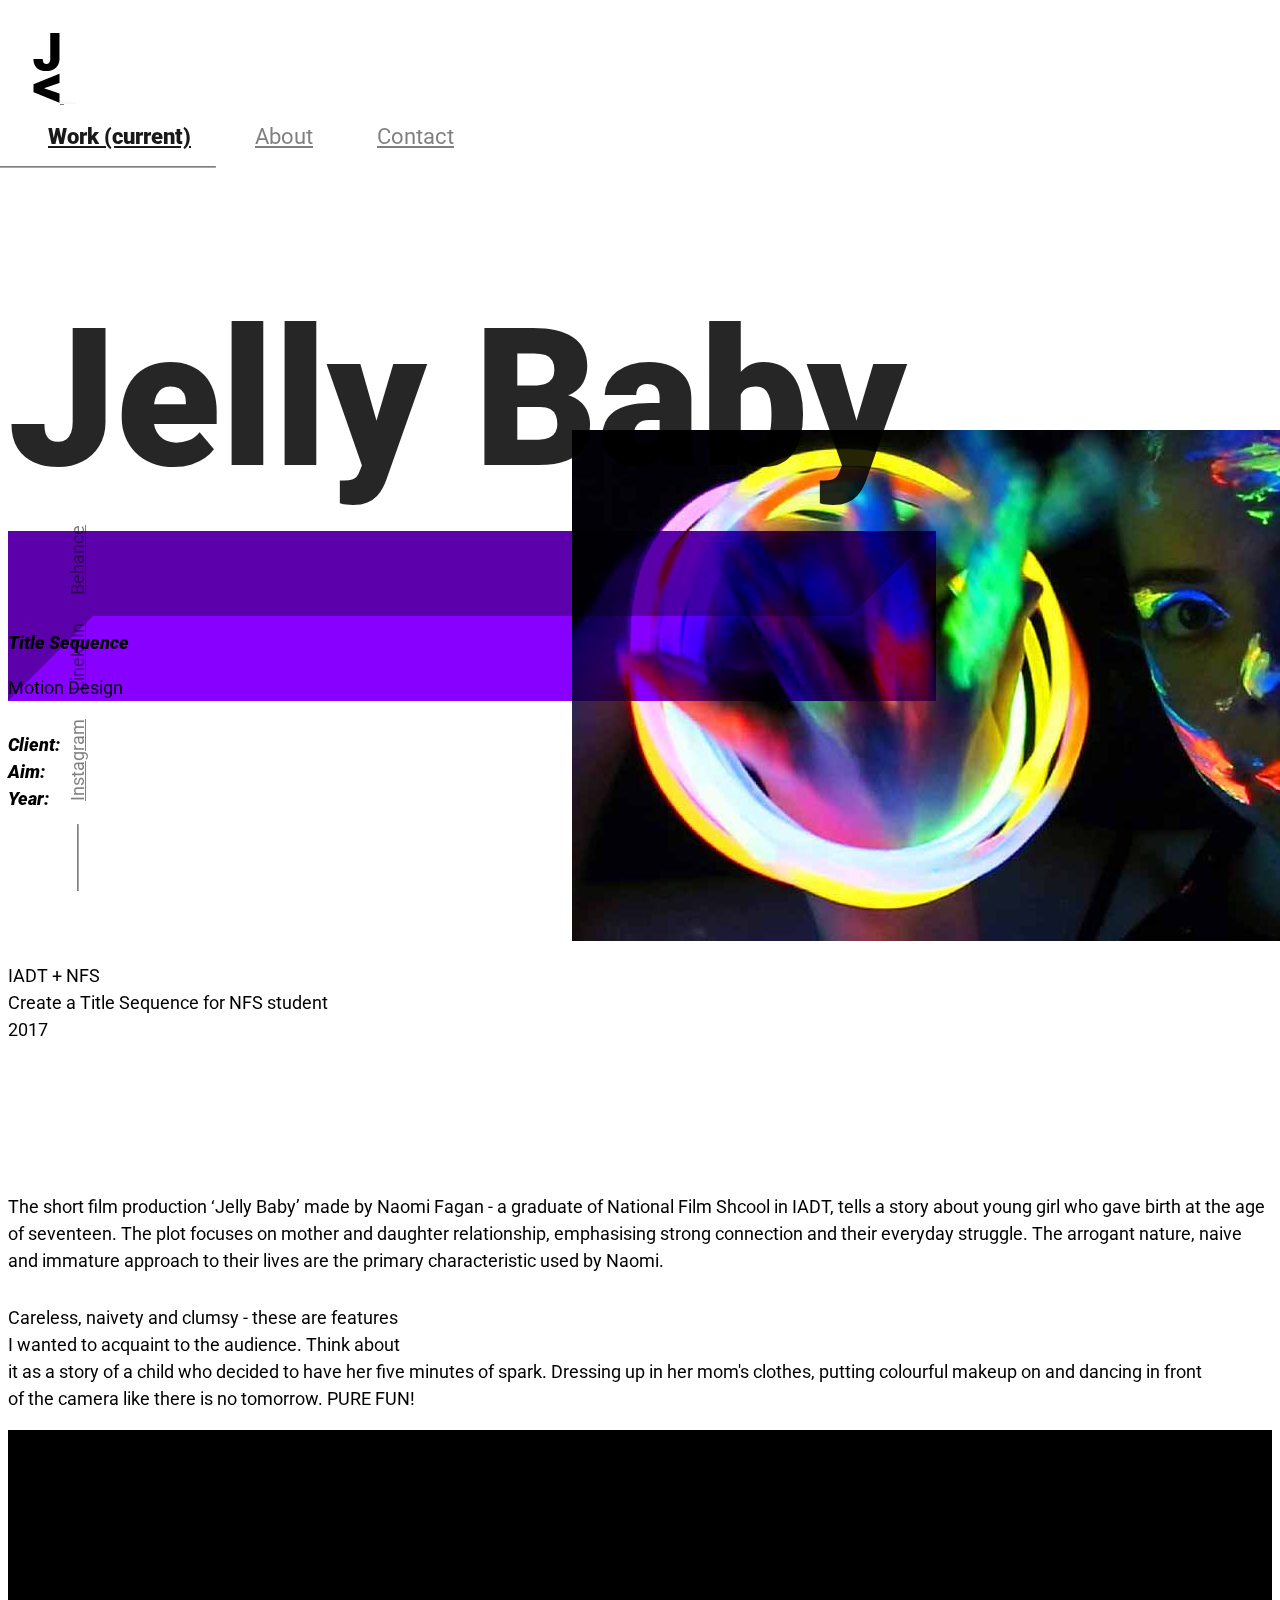
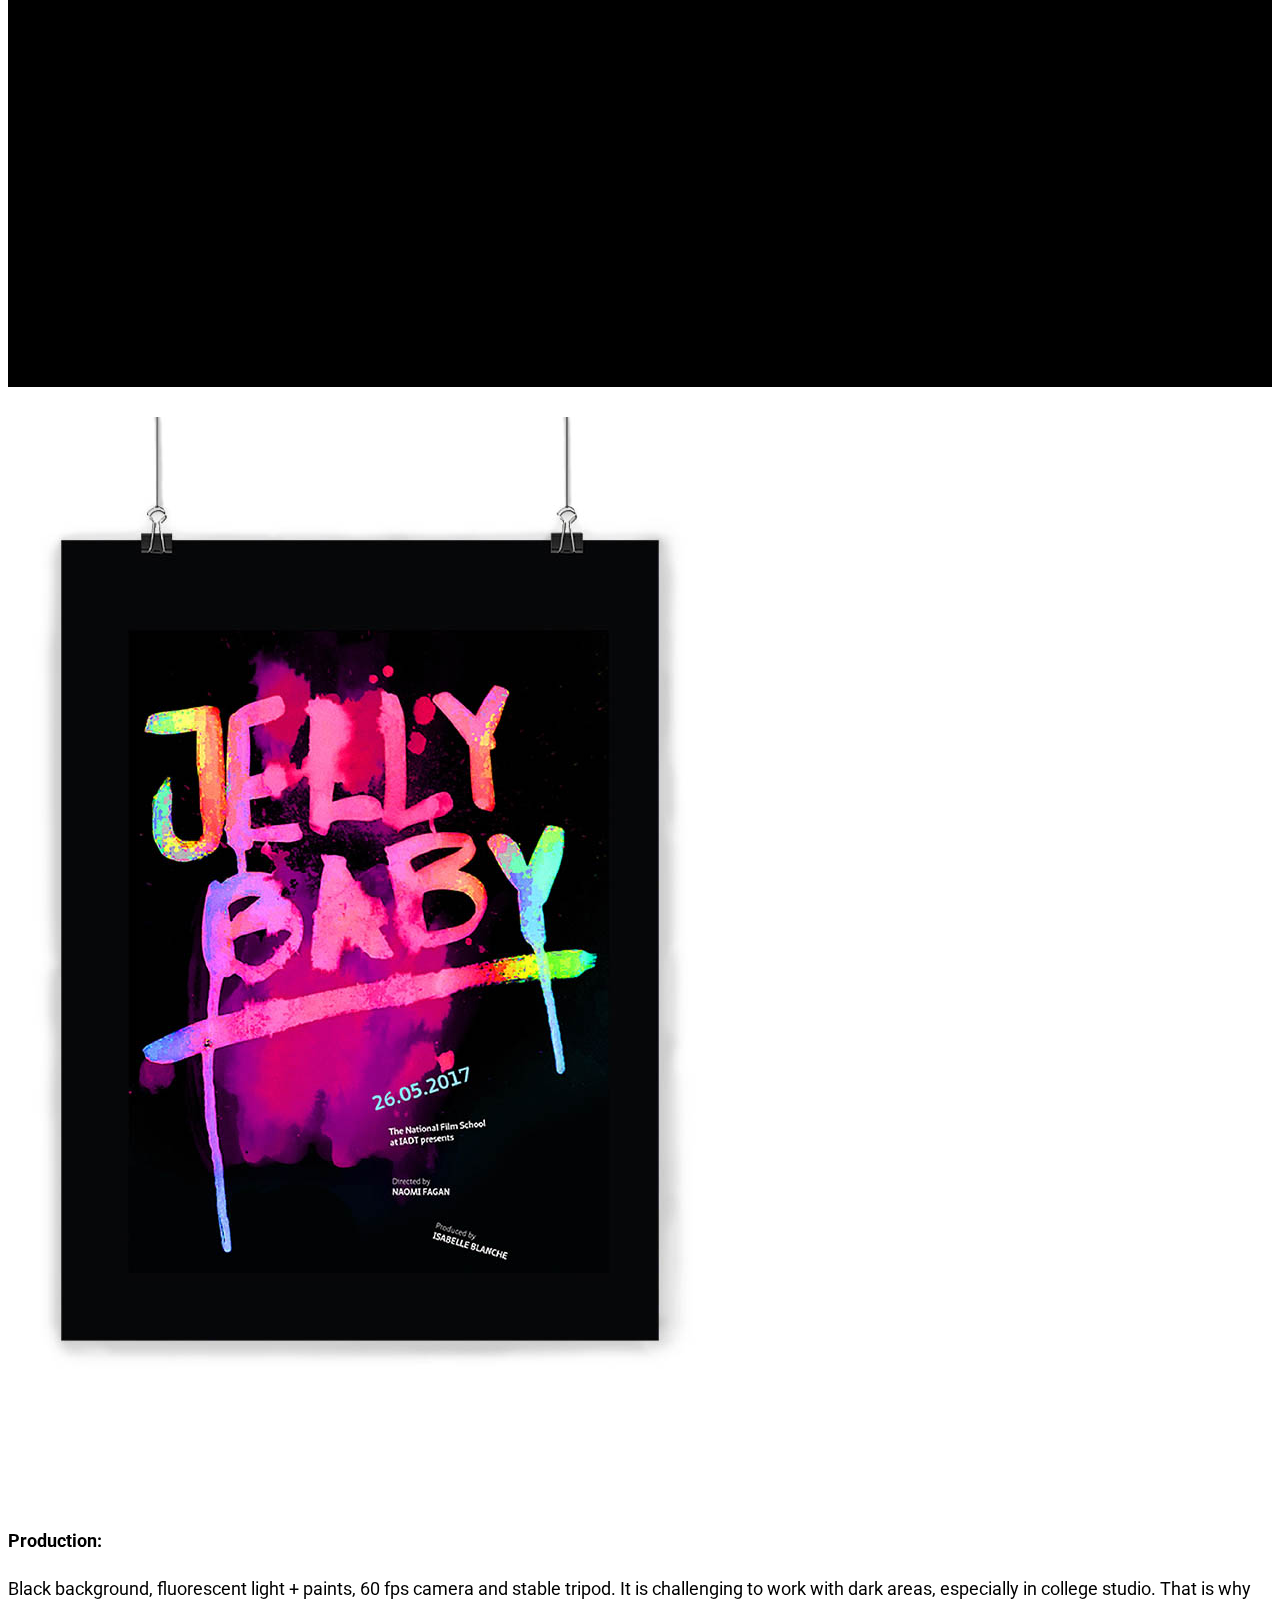
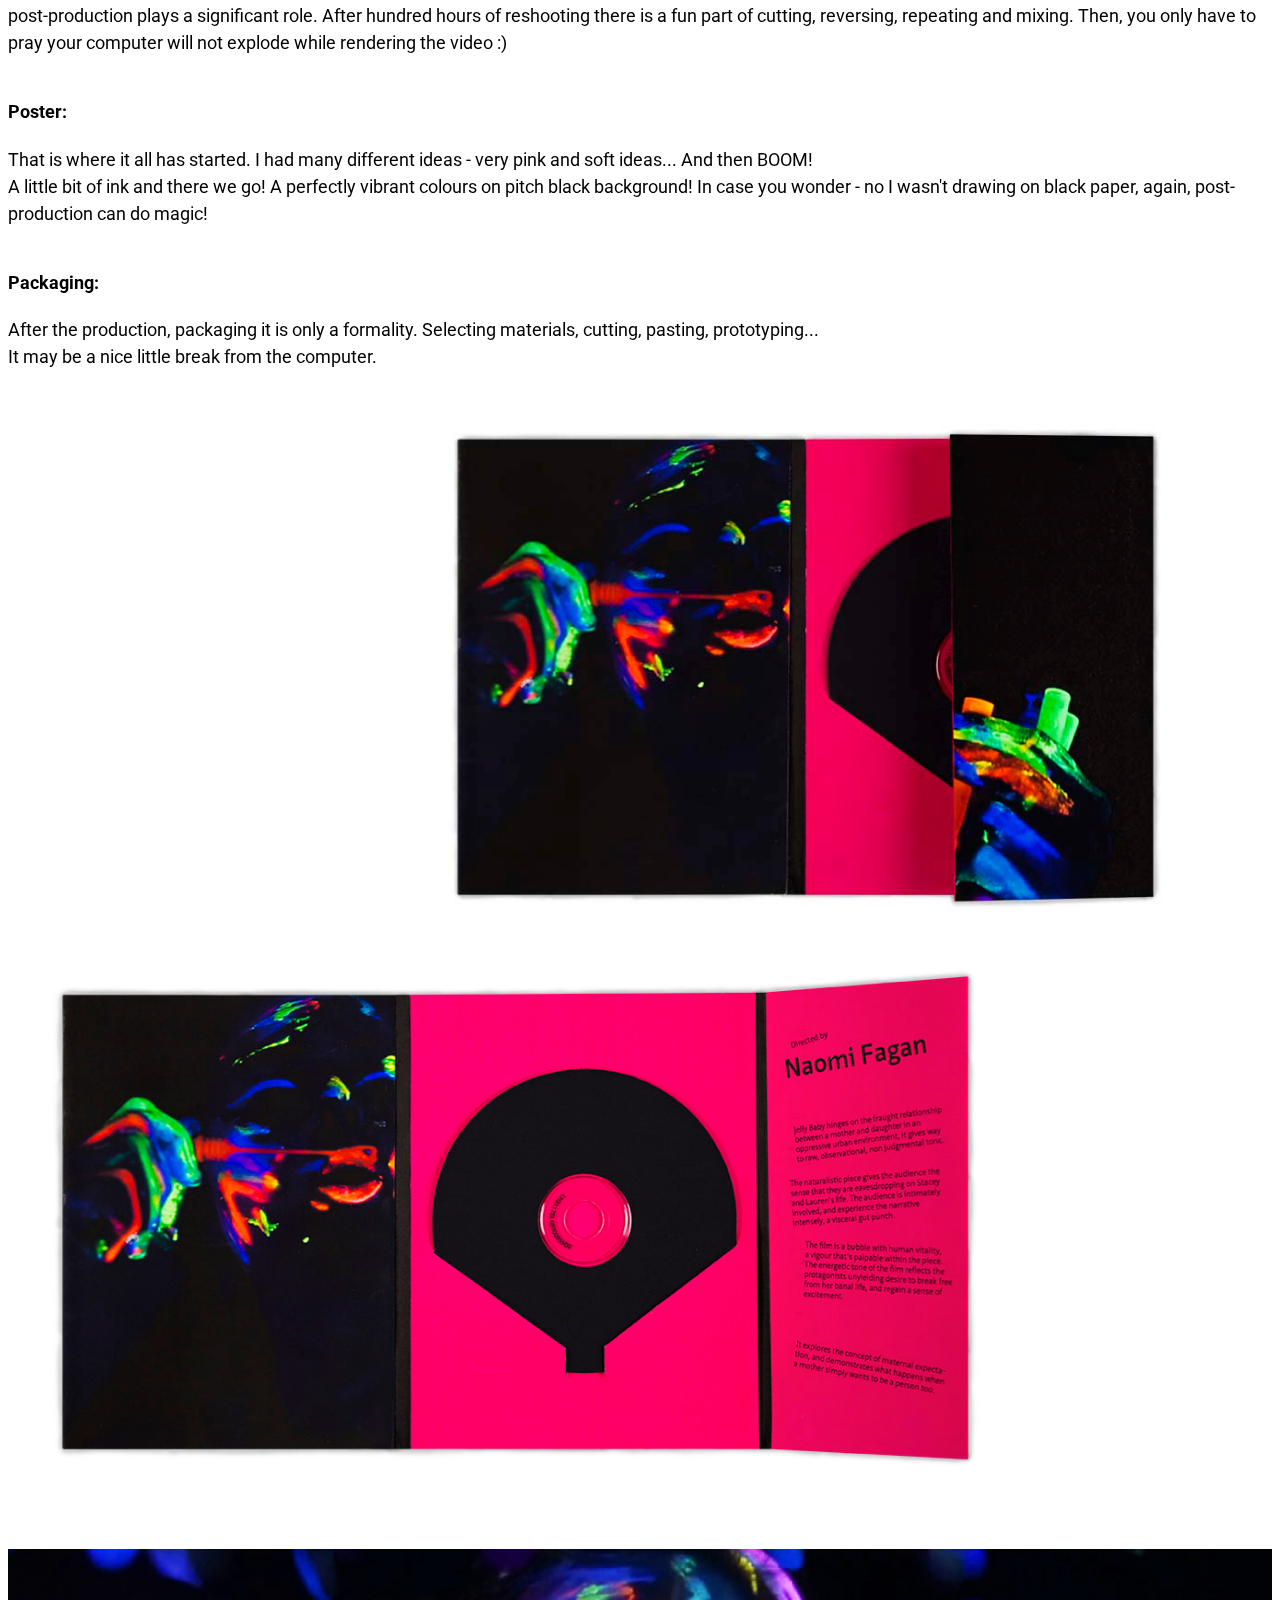
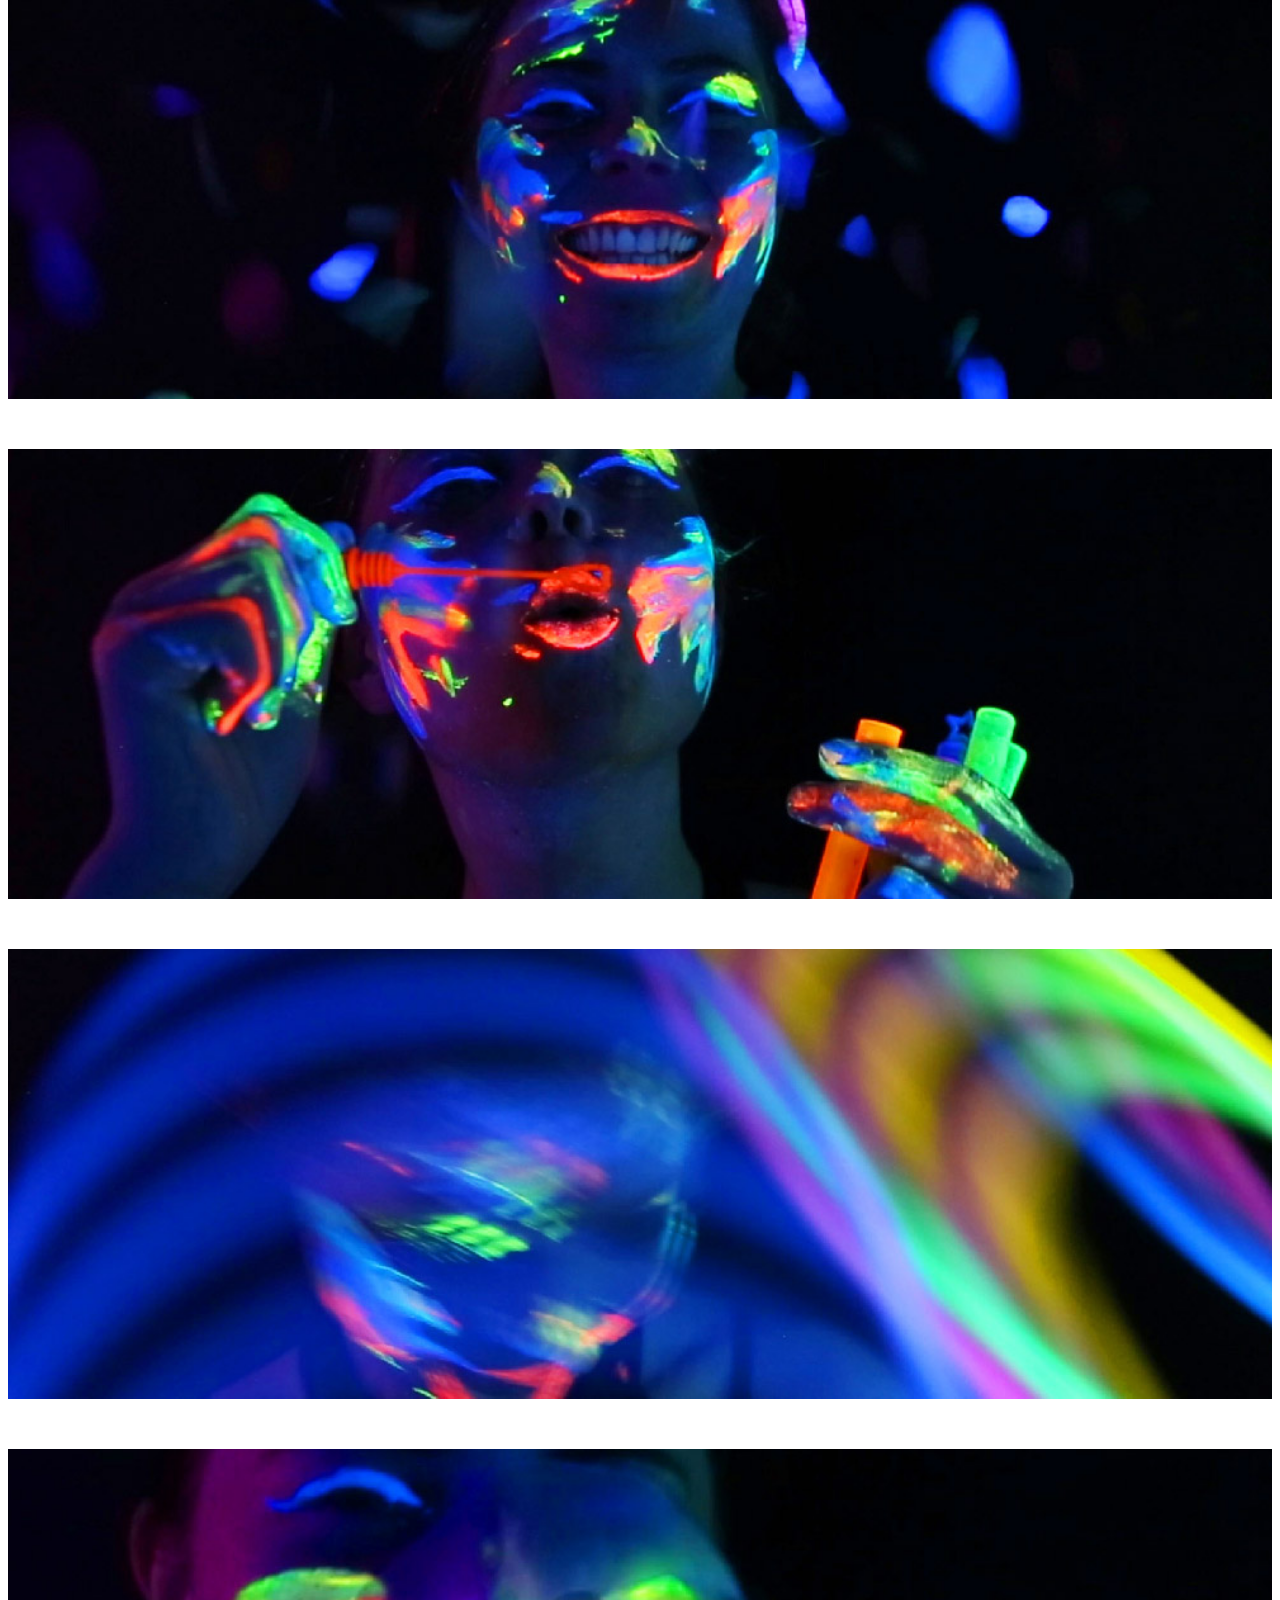
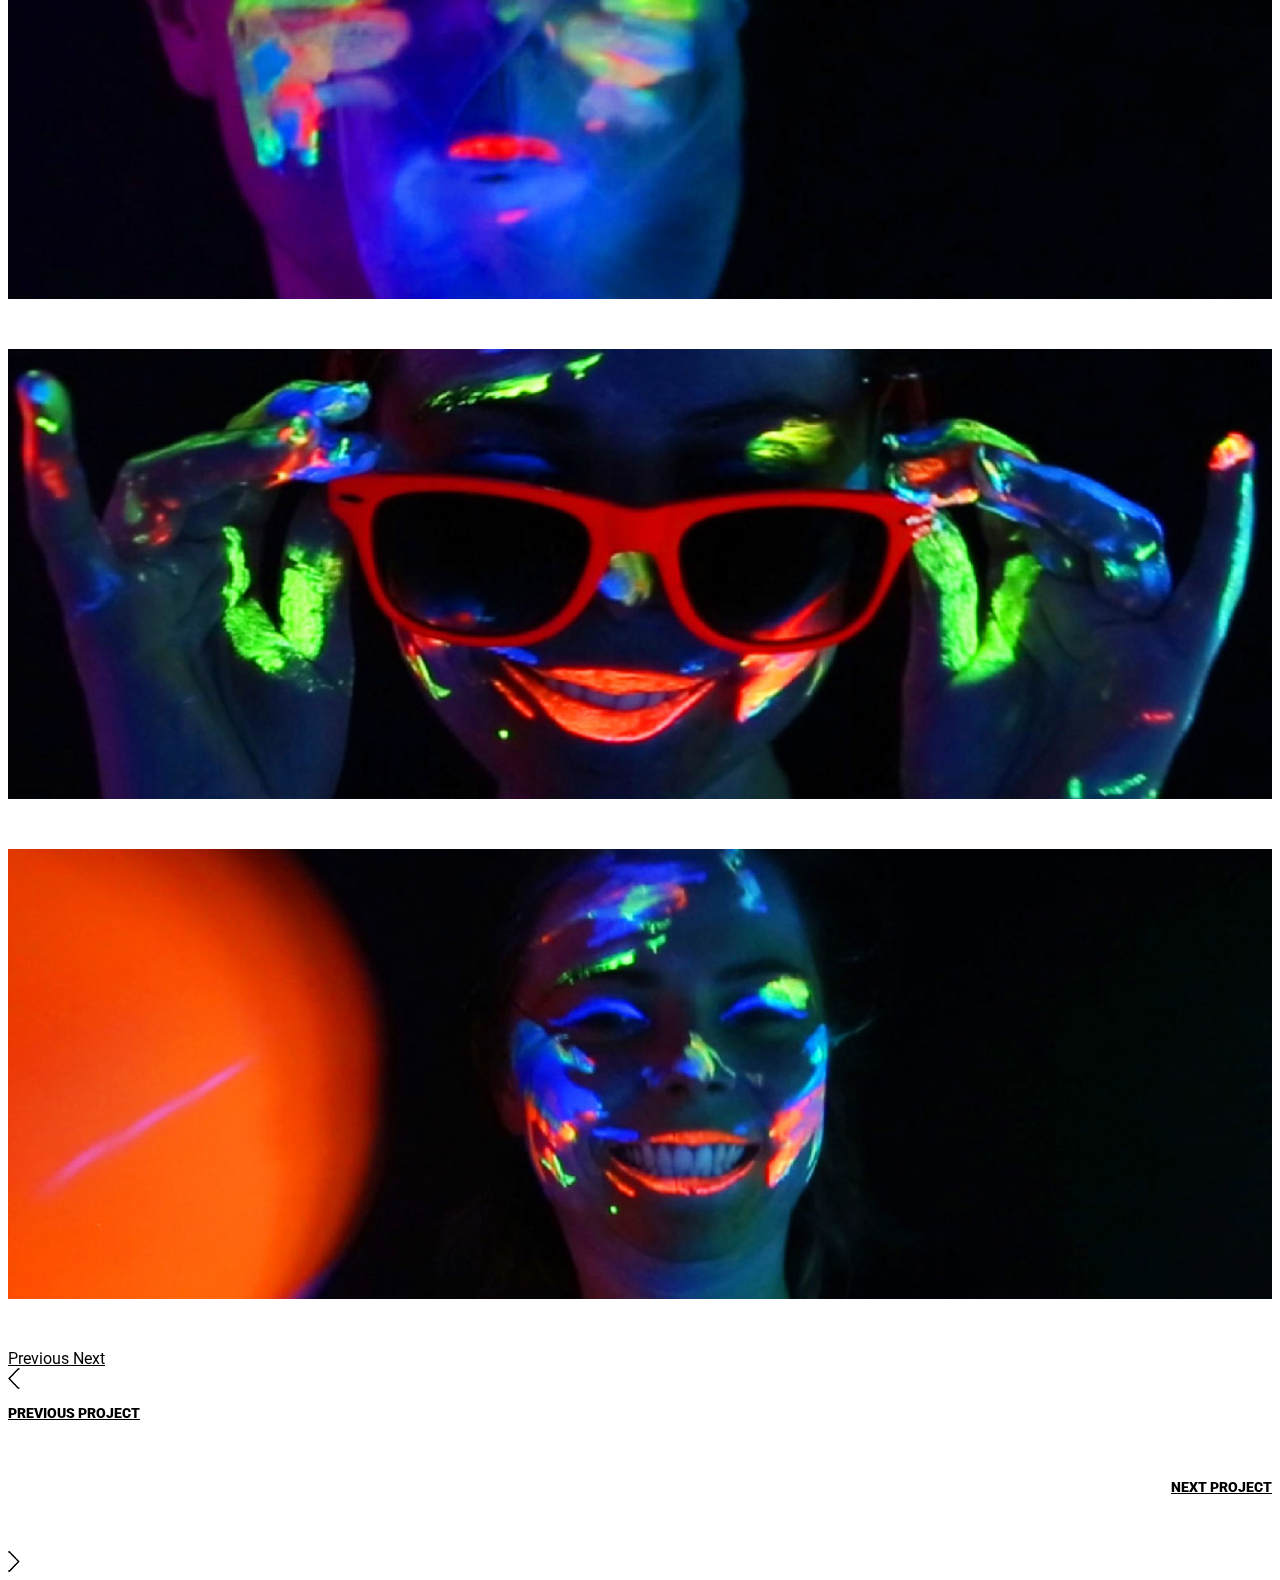
<file: jellybabyV1.html>
<html>

<head>

    <meta charset="utf-8">
    <meta name="viewport" content="width=device-width, initial-scale=1, shrink-to-fit=no">
    <meta name="description" content="">
    <meta name="author" content="">

    <link rel="stylesheet" href="https://maxcdn.bootstrapcdn.com/bootstrap/4.0.0-beta/css/bootstrap.min.css" integrity="sha384-/Y6pD6FV/Vv2HJnA6t+vslU6fwYXjCFtcEpHbNJ0lyAFsXTsjBbfaDjzALeQsN6M" crossorigin="anonymous">

    <link rel="stylesheet" href="style/styleV1.css">



    <meta name="viewport" content="width=device-width, initial-scale=1.0">

    <link href="https://fonts.googleapis.com/css?family=Roboto:300,300i,900,900i" rel="stylesheet">

    <title>Justyna Liska - Jelly Baby </title>

</head>

<body>

   
    <nav class="navbar fixed-top navbar-expand-lg navbar-light nav-bg-white">

        <!--
           <a class="navbar-brand" href="index.html">
            <h5> <span class="Justyna"> Justyna</span> <span class="Liska"> Liska </span></h5>
            </a>
            
        Logo -->
        
        <a class="nav-brand" href="index.html">
                <img class="img-fluid logo" src="images/itsme/Logo.png">
        </a>

        <button class="navbar-toggler custom-toggler" type="button" data-toggle="collapse" data-target="#navbarSupportedContent" aria-controls="navbarSupportedContent" aria-expanded="false" aria-label="Toggle navigation"> <span class="navbar-toggler-icon"></span> </button>

        <div class="collapse navbar-collapse float-right overlay" id="navbarSupportedContent">
            <a class="closebtn" onclick="closeNav()">&times;</a>
            <ul class="navbar-nav ml-auto">
                <li class="nav-item active"> <a class="nav-link" href="portfolioV1.html">Work <span class="sr-only">(current)</span></a> </li>
                <li class="nav-item"> <a class="nav-link" href="aboutV1.html">About</a> </li>
                <li class="nav-item1"> <a class="nav-link" href="mailto:justynaliska@gmail.com">Contact</a> </li>

            </ul>
            <span class="longstriptop"> <hr> </span>
        </div>

    </nav>

    <nav class="secondarynav navbar-light bg-light">
        <ul>
            <span class="longstripbot"> <hr> </span>

            <li>
                <h7> <a href="https://www.instagram.com/christmas_bread/" target="_blank"> Instagram </a> </h7>
            </li>
            <li>
                <div> </div>
            </li>
            <li>
                <h7> <a href="https://ie.linkedin.com/in/justyna-liska-6b1205140" target="_blank">LinekdIn </a> </h7>
            </li>
            <li>
                <div> </div>
            </li>
            <li>
                <h7> <a href="https://www.behance.net/justynalis9668?" target="_blank">Behance </a> </h7>
            </li>


        </ul>


    </nav>


    <div class="container mother">

        <div class="row">

            <div class="">
                <img class="img-fluid JBp1" src="images/jellybaby/homepage-08.jpg">
            </div>

        </div>
        <!--Head image -->

        <div class="row">

            <div class="col-md-10 sm-12 jellybaby">
                <h1>Jelly Baby</h1>
                <hr>
            </div>

        </div>
        <!--Jelly Baby title here -->

        <div class="row">

            <div class="col-md-2 col-12 subtitle">
                <h3>Title Sequence</h3>
                <p>Motion Design</p>
            </div>

        </div>
        <!--Jelly Baby subtitle -->

        <div class="row">

            <div class="col-md-1 col-2 CAY">

                <li>
                    <h3> Client: </h3>
                </li>
                <li>
                    <h3> Aim: </h3>
                </li>
                <li>
                    <h3> Year: </h3>
                </li>

            </div>

            <div class="col-md-4 col-10 CAY">

                <p>IADT + NFS <br> Create a Title Sequence for NFS student <br> 2017 </p>

            </div>

        </div>
        <!--Client, Aim, Year -->

        <div class="row">

            <div class="col-md-5 col-12 JBdescription">

                <p>The short film production ‘Jelly Baby’ made by Naomi Fagan - a graduate of National Film Shcool in IADT, tells a story about young girl who gave birth at the age of seventeen. The plot focuses on mother and daughter relationship, emphasising strong connection and their everyday struggle. The arrogant nature, naive and immature approach to their lives are the primary characteristic used by Naomi. </p>

            </div>

            <div class="col-md-5 col-12">

                <p> Careless, naivety and clumsy - these are features <br> I wanted to acquaint to the audience. Think about <br> it as a story of a child who decided to have her five minutes of spark. Dressing up in her mom's clothes, putting colourful makeup on and dancing in front <br>of the camera like there is no tomorrow. PURE FUN! </p>

            </div>

        </div>
        <!--JB description -->

    </div>

    <div class="container-fluid video-div">

        <div class="col-md-12 col-12 JBvideo" align="center">
            <iframe src="https://player.vimeo.com/video/216332047" width="1110" height="477" frameborder="0" webkitallowfullscreen mozallowfullscreen allowfullscreen></iframe>
        </div>

    </div>
    <!--JB video -->

    <div class="container">

        <div class="row">

            <div class="col-md-6 col-11 JBposter">
                <img class="img-fluid" src="images/jellybaby/poster1.jpg">
            </div>
            <!-- poster Image -->

            <div class="col-md-5 col-12 Production">

                <h4>Production: </h4>

                <p>
                    Black background, fluorescent light + paints, 60 fps camera and stable tripod. It is challenging to work with dark areas, especially in college studio. That is why post-production plays a significant role. After hundred hours of reshooting there is a fun part of cutting, reversing, repeating and mixing. Then, you only have to pray your computer will not explode while rendering the video :)</p>



                <div id="poster">
                    <h4> Poster: </h4>
                </div>

                <p>That is where it all has started. I had many different ideas - very pink and soft ideas... And then BOOM! <br> A little bit of ink and there we go! A perfectly vibrant colours on pitch black background! In case you wonder - no I wasn't drawing on black paper, again, post-production can do magic!</p>

                <div id="poster">
                    <h4> Packaging: </h4>
                </div>
                <p>After the production, packaging it is only a formality. Selecting materials, cutting, pasting, prototyping... <br> It may be a nice little break from the computer.</p>

            </div>
            <!--Production Description -->

        </div>
        <!-- Poster -->

    </div>


    <div class="container-fluid">
        <div class="row">

            <div class="col-md-6 col-12 JBpackaging1">
                <img style="img-fluid" src="images/jellybaby/JB2.jpg">
            </div>

            <div class="col-md-6 col-12 JBpackaging2">
                <img style="img-fluid" src="images/jellybaby/JB3.jpg">
            </div>

        </div>
        <!-- Packaging img -->
    </div>




    <div class="container-fluid">

        <div id="carouselExampleIndicators" class="carousel slide" data-ride="carousel">



            <div class="carousel-inner" role="listbox">
                <!-- Slide One - Set the background image for this slide in the line below -->
                <div class="carousel-item active" style="background-image: url('images/jellybaby/1-09.jpg')">
                </div>
                <!-- Slide Two - Set the background image for this slide in the line below -->
                <div class="carousel-item" style="background-image: url('images/jellybaby/2-09.jpg')">
                </div>
                <!-- Slide Three - Set the background image for this slide in the line below -->
                <div class="carousel-item" style="background-image: url('images/jellybaby/3-09.jpg')">
                </div>

                <div class="carousel-item" style="background-image: url('images/jellybaby/4-09.jpg')">
                </div>

                <div class="carousel-item" style="background-image: url('images/jellybaby/5-09.jpg')">
                </div>

                <div class="carousel-item" style="background-image: url('images/jellybaby/6-09.jpg')">
                </div>

            </div>


            <a class="carousel-control-prev" href="#carouselExampleIndicators" role="button" data-slide="prev">
                  <span class="carousel-control-prev-icon" aria-hidden="true"></span>
                  <span class="sr-only">Previous</span>
                </a>

            <a class="carousel-control-next" href="#carouselExampleIndicators" role="button" data-slide="next">
                  <span class="carousel-control-next-icon" aria-hidden="true"></span>
                  <span class="sr-only">Next</span>
                </a>

        </div>

    </div>
    <!-- Carousel -->

    <div class="container PreviousNext">

        <div class="row EndButton">

            <span class="col-md-1 col-1 arrow" align="right"> <a href="ISTD.html"> <img style="img-fluid" src="images/nextbutton2-06.png"> </a> </span>

            <div class="col-md-3 col-2 nextButton" align="left">
                <a href="ISTD.html">
                    <p> PREVIOUS PROJECT </p>
                </a>
            </div>

            <div class="col-md-5 col-1 "></div>

            <div class="col-md-2 col-2 nextButton" align="right">
                <a href="IADTmicro.html">
                    <p> NEXT PROJECT </p>
                </a>
            </div>

            <span class="col-md-1 col-1 arrow2" align="left"> <a href="IADTmicro.html"> <img style="img-fluid" src="images/nextbutton-06.png"> </a> </span>

        </div>

    </div>




    <script type="text/javascript" src="js/myjavascript.js"></script>
    <script src="js/jquery.min.js"></script>
    <script src="js/bootstrap.min.js"></script>

</body>

</html>
</file>
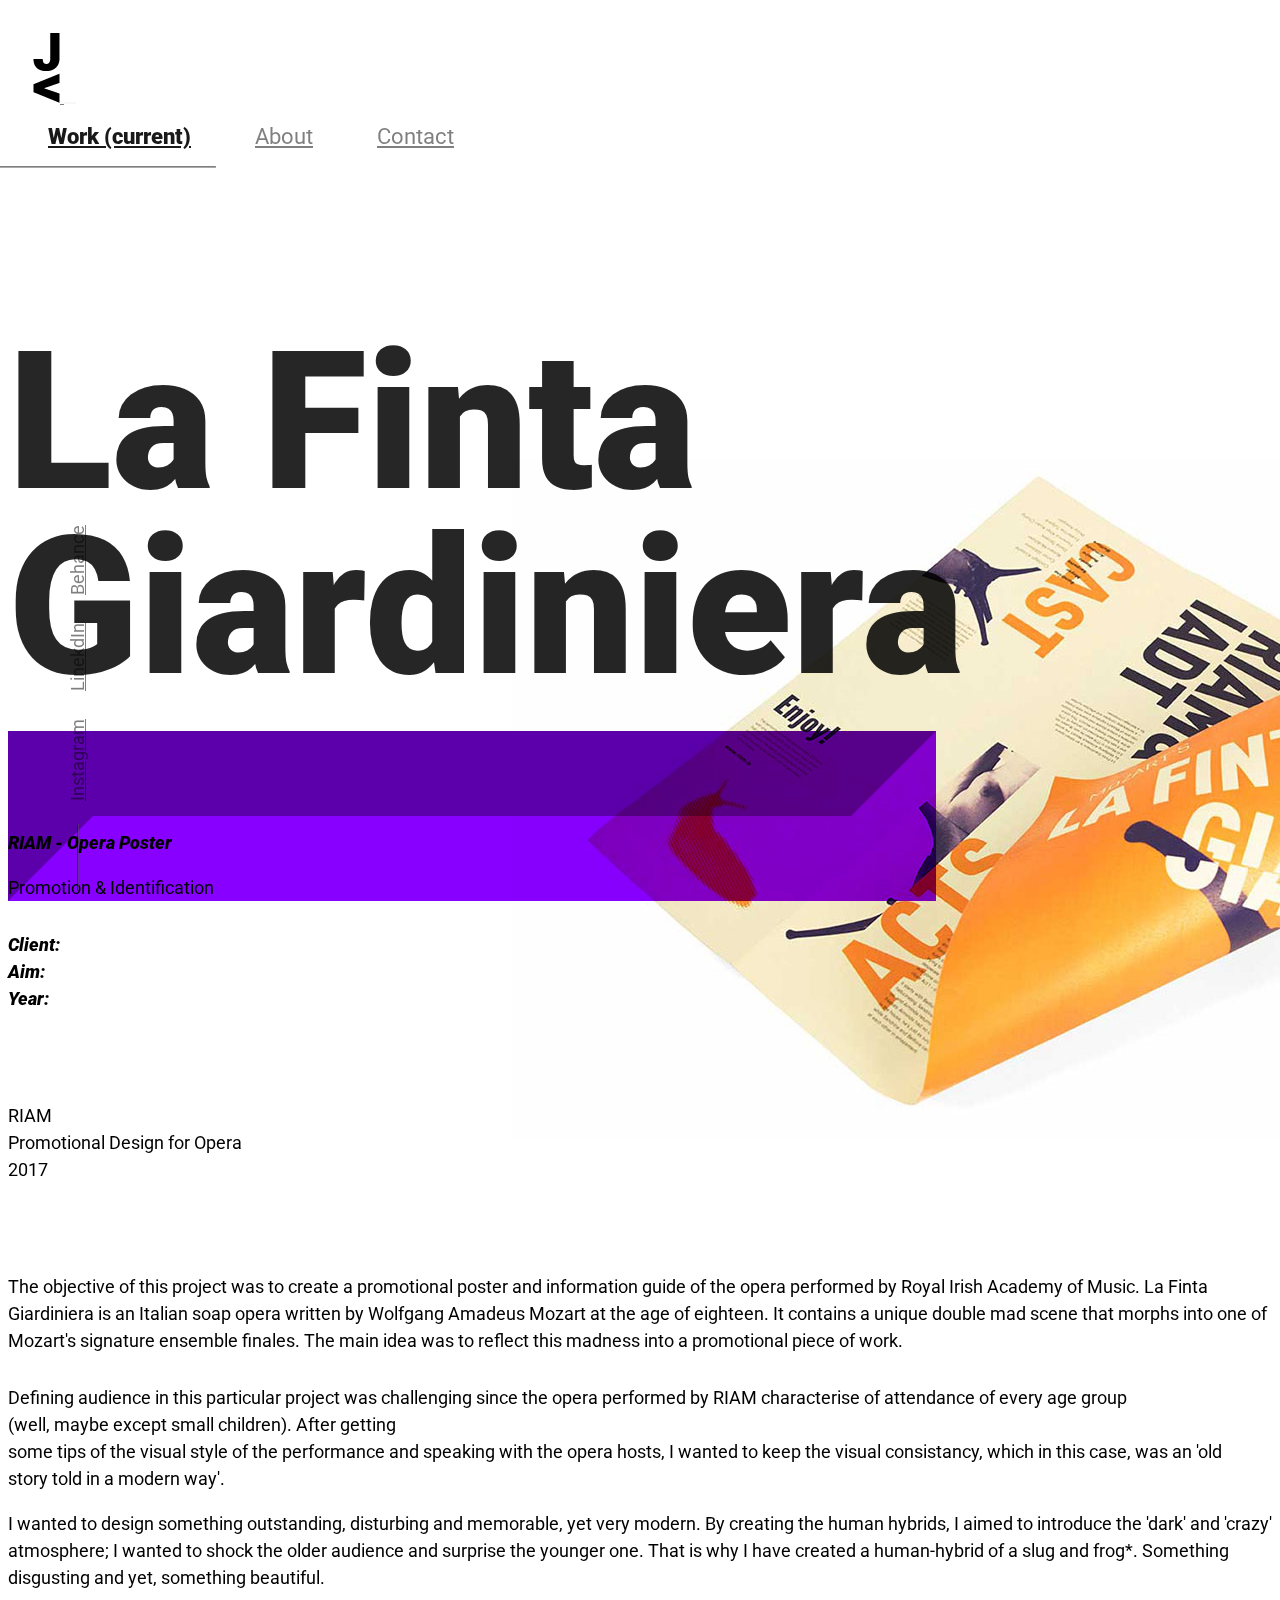
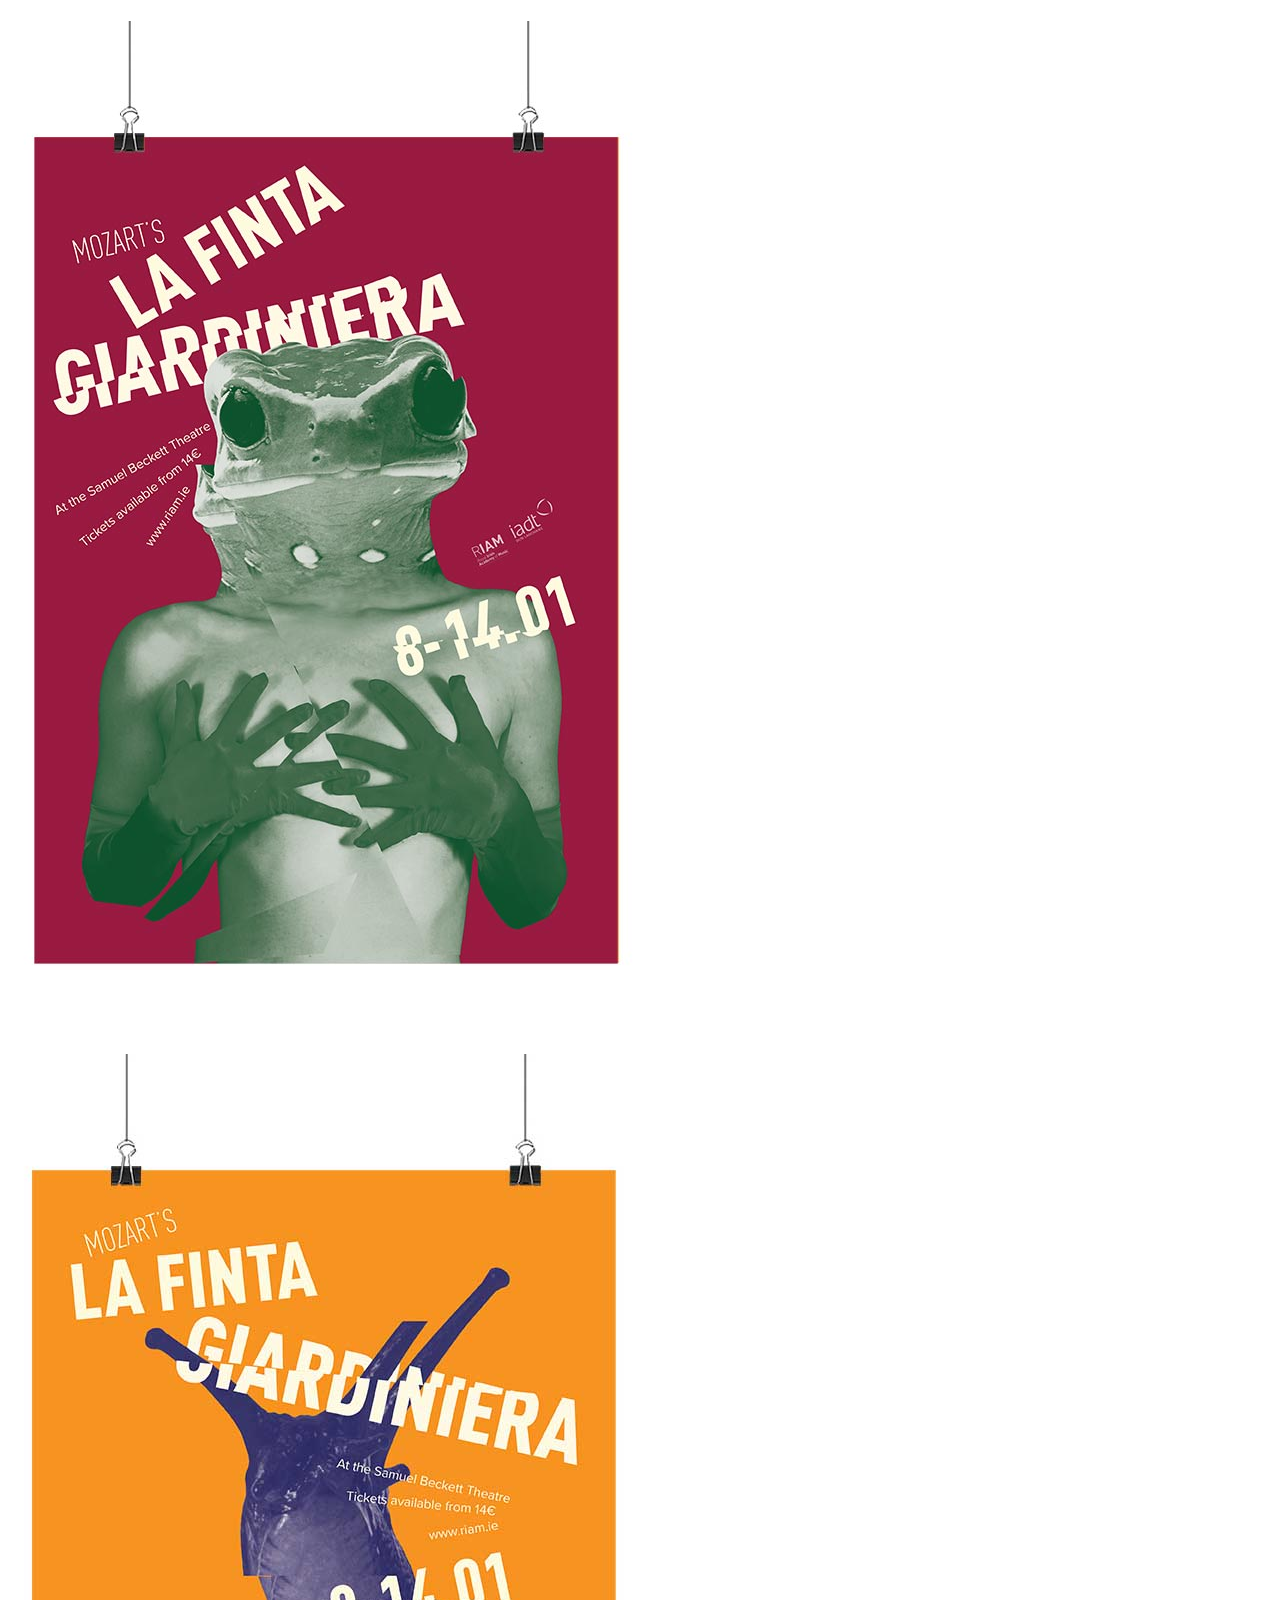
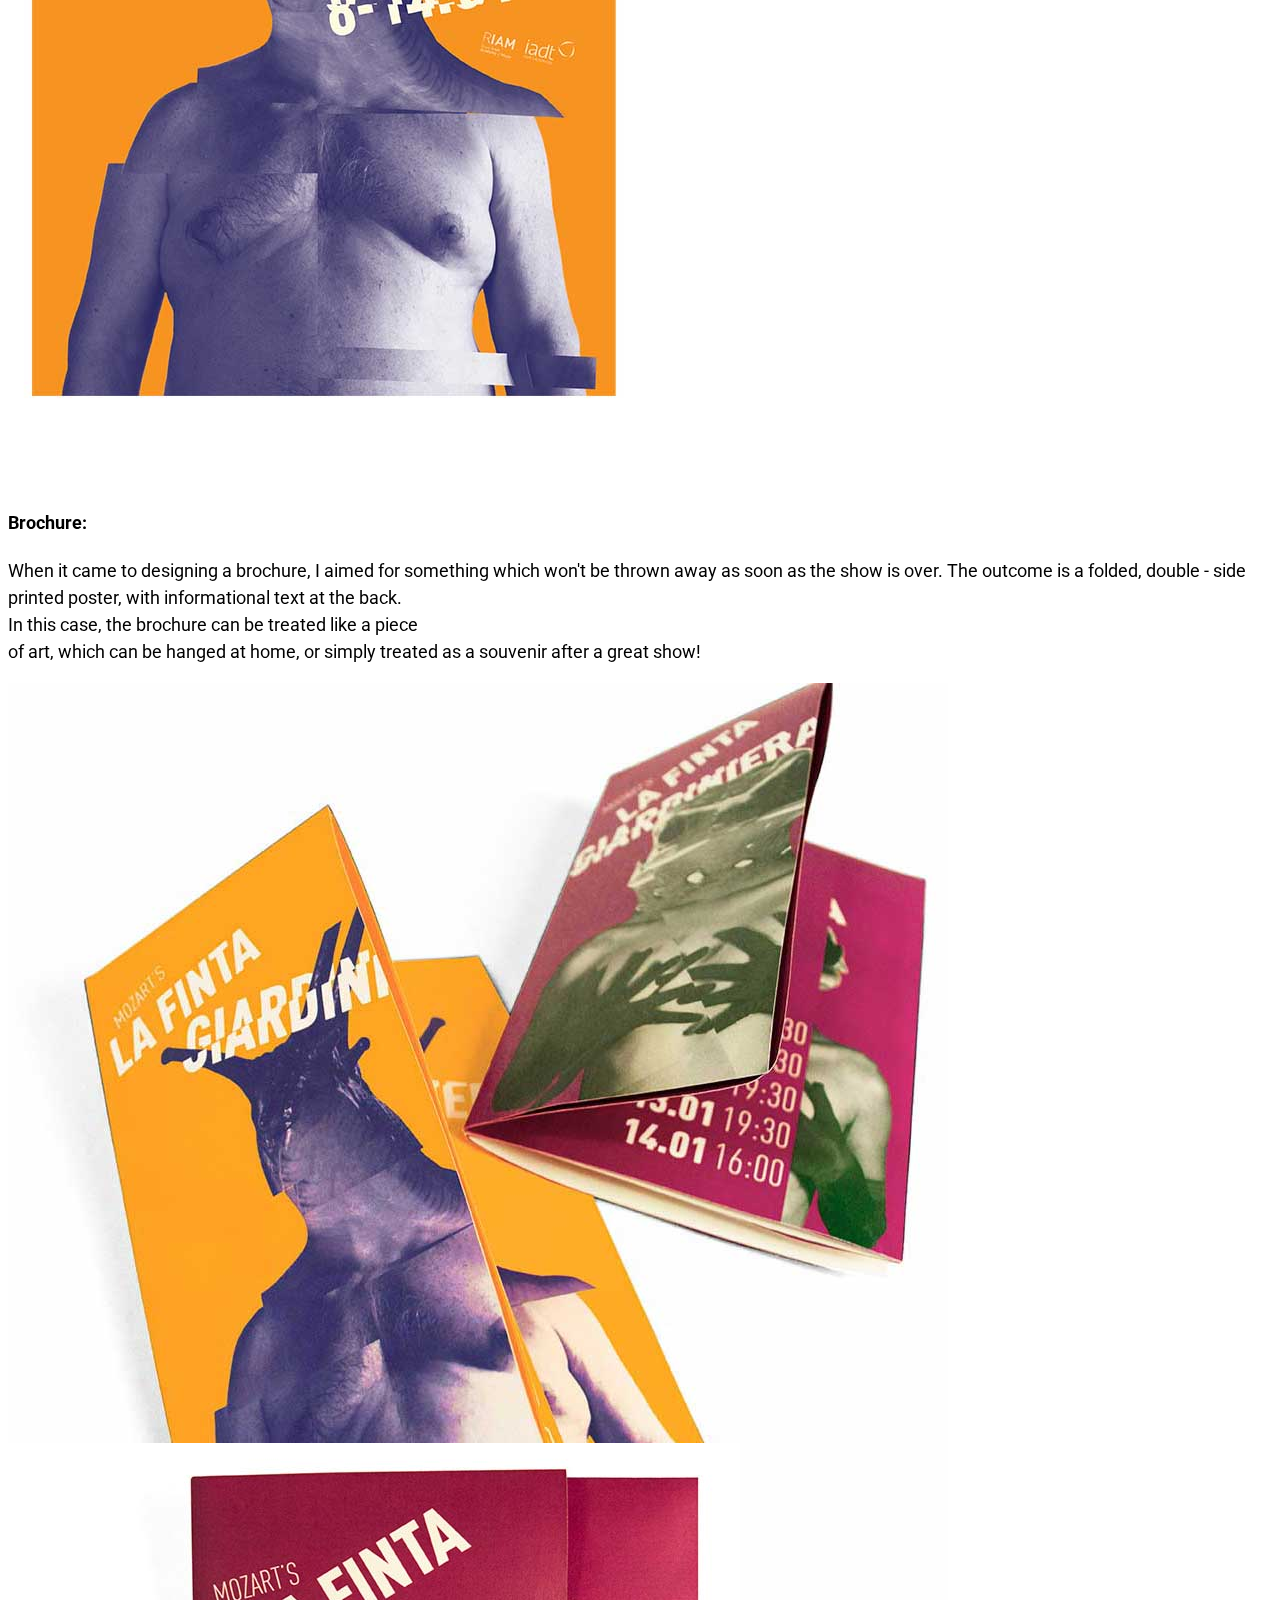
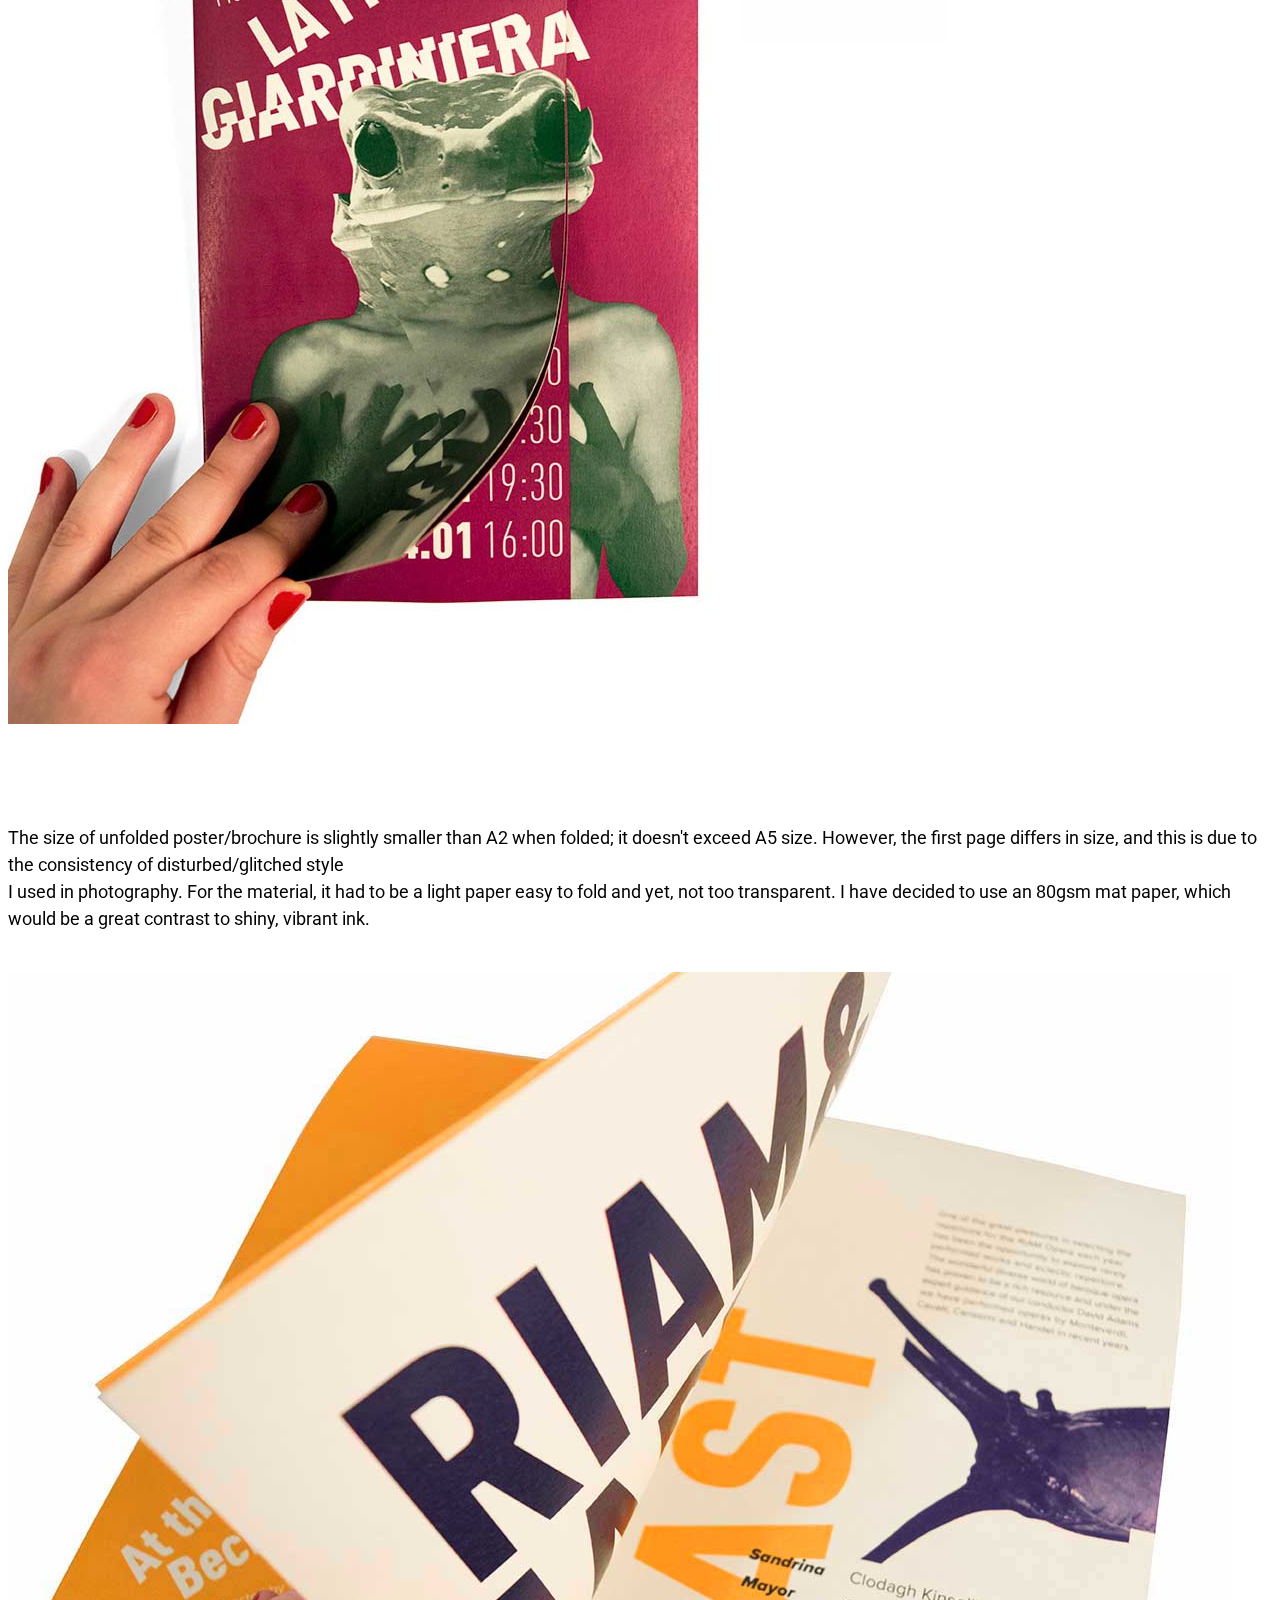
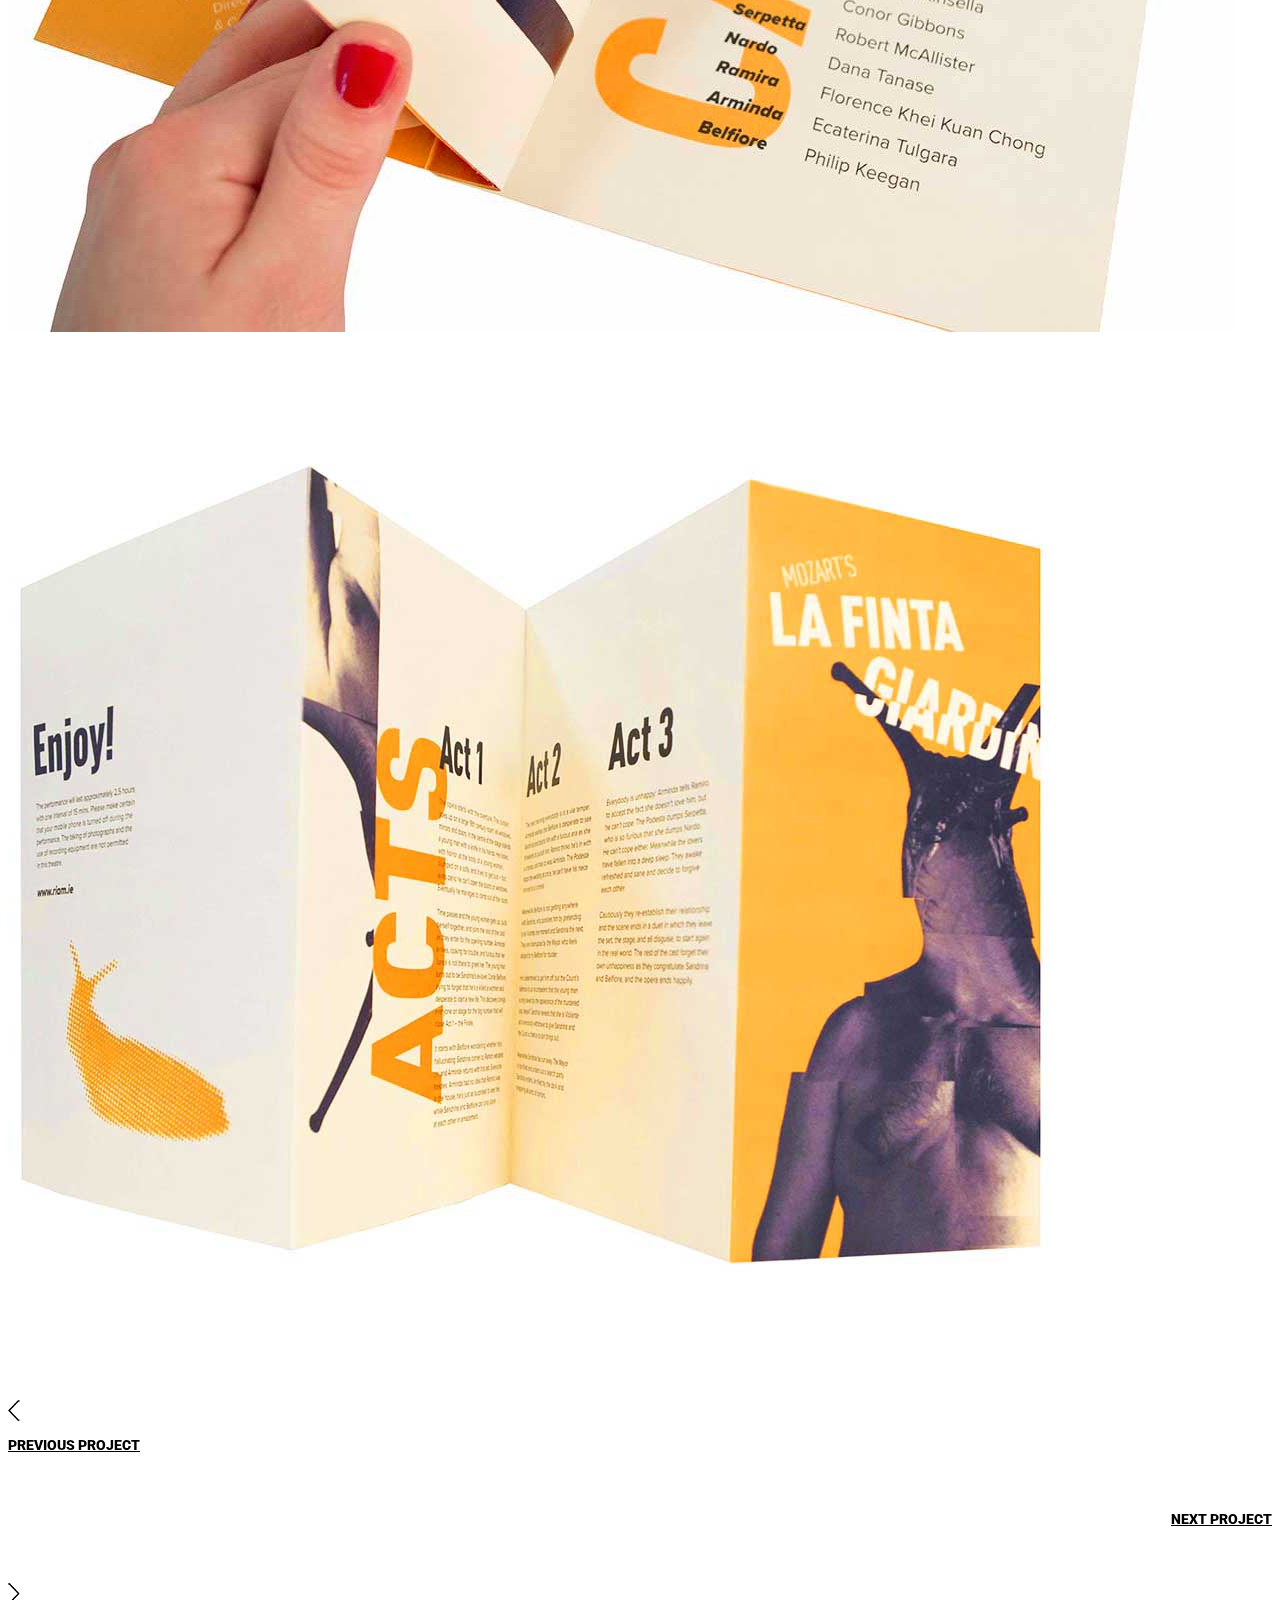
<file: operaposter.html>
<html>

<head>

    <meta charset="utf-8">
    <meta name="viewport" content="width=device-width, initial-scale=1, shrink-to-fit=no">
    <meta name="description" content="">
    <meta name="author" content="">

    <link rel="stylesheet" href="https://maxcdn.bootstrapcdn.com/bootstrap/4.0.0-beta/css/bootstrap.min.css" integrity="sha384-/Y6pD6FV/Vv2HJnA6t+vslU6fwYXjCFtcEpHbNJ0lyAFsXTsjBbfaDjzALeQsN6M" crossorigin="anonymous">

    <link rel="stylesheet" href="style/styleV1.css">



    <meta name="viewport" content="width=device-width, initial-scale=1.0">

    <link href="https://fonts.googleapis.com/css?family=Roboto:300,300i,900,900i" rel="stylesheet">

    <title>Justyna Liska - Jelly Baby </title>

</head>

<body>


    <nav class="navbar fixed-top navbar-expand-lg navbar-light nav-bg-white">

        <!--
           <a class="navbar-brand" href="index.html">
            <h5> <span class="Justyna"> Justyna</span> <span class="Liska"> Liska </span></h5>
            </a>
            
        Logo -->
        
        <a class="nav-brand" href="index.html">
                <img class="img-fluid logo" src="images/itsme/Logo.png">
        </a>

        <button class="navbar-toggler custom-toggler" type="button" data-toggle="collapse" data-target="#navbarSupportedContent" aria-controls="navbarSupportedContent" aria-expanded="false" aria-label="Toggle navigation"> <span class="navbar-toggler-icon"></span> </button>

        <div class="collapse navbar-collapse float-right overlay" id="navbarSupportedContent">
            <a class="closebtn" onclick="closeNav()">&times;</a>
            <ul class="navbar-nav ml-auto">
                <li class="nav-item active"> <a class="nav-link" href="portfolioV1.html">Work <span class="sr-only">(current)</span></a> </li>
                <li class="nav-item"> <a class="nav-link" href="aboutV1.html">About</a> </li>
                <li class="nav-item1"> <a class="nav-link" href="mailto:justynaliska@gmail.com">Contact</a> </li>

            </ul>
            <span class="longstriptop"> <hr> </span>
        </div>

    </nav>

    <nav class="secondarynav navbar-light bg-light">
        <ul>
            <span class="longstripbot"> <hr> </span>

            <li>
                <h7> <a href="https://www.instagram.com/christmas_bread/" target="_blank"> Instagram </a> </h7>
            </li>
            <li>
                <div> </div>
            </li>
            <li>
                <h7> <a href="https://ie.linkedin.com/in/justyna-liska-6b1205140" target="_blank">LinekdIn </a> </h7>
            </li>
            <li>
                <div> </div>
            </li>
            <li>
                <h7> <a href="https://www.behance.net/justynalis9668?" target="_blank">Behance </a> </h7>
            </li>


        </ul>


    </nav>


    <div class="container mother">

        <div class="row">

            <div class="">
                <img class="img-fluid OPhomeimg" src="images/operaposter/homepage.jpg">
            </div>

        </div>
        <!--Head image -->

        <div class="row">

            <div class="col-md-10 sm-12 operaposter">
                <h1>La Finta Giardiniera</h1>
                <hr>
            </div>

        </div>
        <!--Opera Poster title here -->

        <div class="row">

            <div class="col-md-3 col-12 subtitle">
                <h3>RIAM - Opera Poster</h3>
                <p>Promotion & Identification</p>
            </div>

        </div>
        <!--Opera Poster subtitle -->

        <div class="row">

            <div class="col-md-1 col-2 CAYop">

                <li>
                    <h3> Client: </h3>
                </li>
                <li>
                    <h3> Aim: </h3>
                </li>
                <li>
                    <h3> Year: </h3>
                </li>

            </div>

            <div class="col-md-4 col-10 CAYop">

                <p>RIAM <br> Promotional Design for Opera <br> 2017 </p>

            </div>

        </div>
        <!--Client, Aim, Year -->

        <div class="row">

            <div class="col-md-5 col-12 JBdescription">

                <p>The objective of this project was to create a promotional poster and information guide of the opera performed by Royal Irish Academy of Music. La Finta Giardiniera is an Italian soap opera written by Wolfgang Amadeus Mozart at the age of eighteen. It contains a unique double mad scene that morphs into one of Mozart's signature ensemble finales. The main idea was to reflect this madness into a promotional piece of work. </p>

            </div>

            <div class="col-md-5 col-12">

                <p> Defining audience in this particular project was challenging since the opera performed by RIAM characterise of attendance of every age group <br> (well, maybe except small children). After getting <br> some tips of the visual style of the performance and speaking with the opera hosts, I wanted to keep the visual consistancy, which in this case, was an 'old <br>story told in a modern way'. </p>

            </div>

        </div>
        <!--Opera Poster description -->

        <div class="row">

            <div class="col-md-5 col-12 JBdescription">

                <p>I wanted to design something outstanding, disturbing and memorable, yet very modern. By creating the human hybrids, I aimed to introduce the 'dark' and 'crazy' atmosphere; I wanted to shock the older audience and surprise the younger one. That is why I have created a human-hybrid of a slug and frog*. Something disgusting and yet, something beautiful. </p>

            </div>


        </div>
        <!--Opera Poster description2 -->


        <div class="row">

            <div class="col-md-5 col-11 frogposter">
                <img class="img-fluid" src="images/operaposter/poster_frog.jpg">
            </div>

            <div class="col-md-5 col-11">
                <img class="img-fluid" src="images/operaposter/poster_slug.jpg">
            </div>

        </div>
        <!-- Poster -->


        <div class="row">

            <div class="col-md-5 col-11">

                <div id="poster">
                    <h4> Brochure: </h4>
                </div>

                <p>When it came to designing a brochure, I aimed for something which won't be thrown away as soon as the show is over. The outcome is a folded, double - side printed poster, with informational text at the back. <br> In this case, the brochure can be treated like a piece <br> of art, which can be hanged at home, or simply treated as a souvenir after a great show! </p>
                
            </div>
            
            <div class="col-md-6 col-12 twoposterstogether">

                <img class="img-fluid" src="images/operaposter/brochure1.jpg">

            </div>



        </div>
        <!--Opera Poster descriptionn brochure -->

        <div class="row">
            
            <div class="col-md-5 col-12 frogbrochure">
                
                <img class="img-fluid" src="images/operaposter/frog_brochure.jpg">
                
            </div>
            
            <div class="col-md-6 col-12 Opbrochurematerial">
                
                <p> The size of unfolded poster/brochure is slightly smaller than A2 when folded; it doesn't exceed A5 size. However, the first page differs in size, and this is due to the consistency of disturbed/glitched style <br>I used in photography. For the material, it had to be a light paper easy to fold and yet, not too transparent. I have decided to use an 80gsm mat paper, which would be a great contrast to shiny, vibrant ink. </p>
                
            </div>
              
        </div> <!--Opera Poster descriptionn brochure2 -->

        <div class="row">
            
            <div class="col-md-6 col-12 yellowbrochure">
                
                <img class="img-fluid" src="images/operaposter/slug_brochure.jpg">
                
            </div>
            
            <div class="col-md-6 col-12 yellowbrochure">
                
                <img class="img-fluid" src="images/operaposter/slug_brochure2.jpg">
                
            </div>
            
        </div>



    </div>


    <div class="container PreviousNext">

        <div class="row">

            <span class="col-md-1 col-1 arrow" align="right"> <a href="ISTD.html"> <img style="img-fluid" src="images/nextbutton2-06.png"> </a> </span>

            <div class="col-md-3 col-2 nextButton" align="left">
                <a href="comingsoon.html">
                    <p> PREVIOUS PROJECT </p>
                </a>
            </div>

            <div class="col-md-5 col-1 "></div>

            <div class="col-md-2 col-2 nextButton" align="right">
                <a href="ISTD.html">
                    <p> NEXT PROJECT </p>
                </a>
            </div>

            <span class="col-md-1 col-1 arrow2" align="left"> <a href="jellybabyV1.html"> <img style="img-fluid" src="images/nextbutton-06.png"> </a> </span>

        </div>

    </div>
    <!-- next/previous arrows -->




    <script type="text/javascript" src="js/myjavascript.js"></script>
    <script src="js/jquery.min.js"></script>
    <script src="js/bootstrap.min.js"></script>

</body>

</html>
</file>
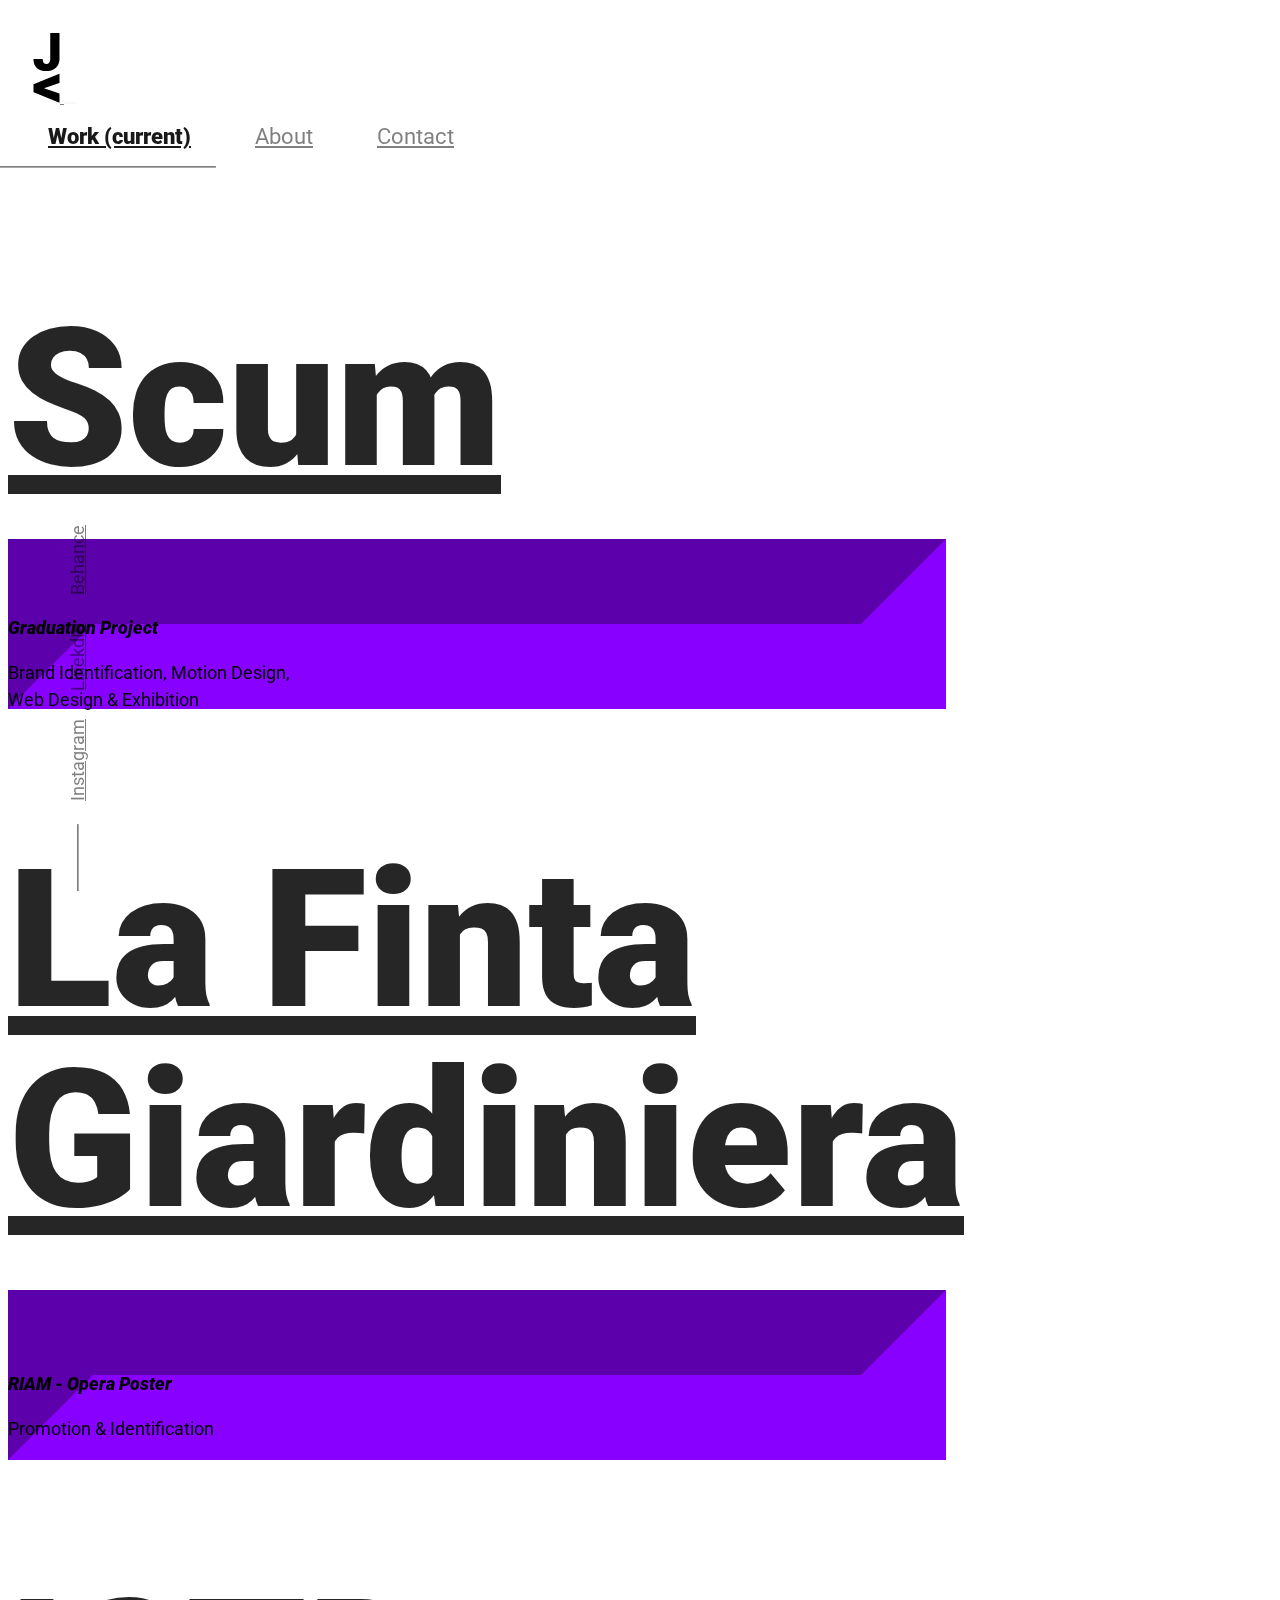
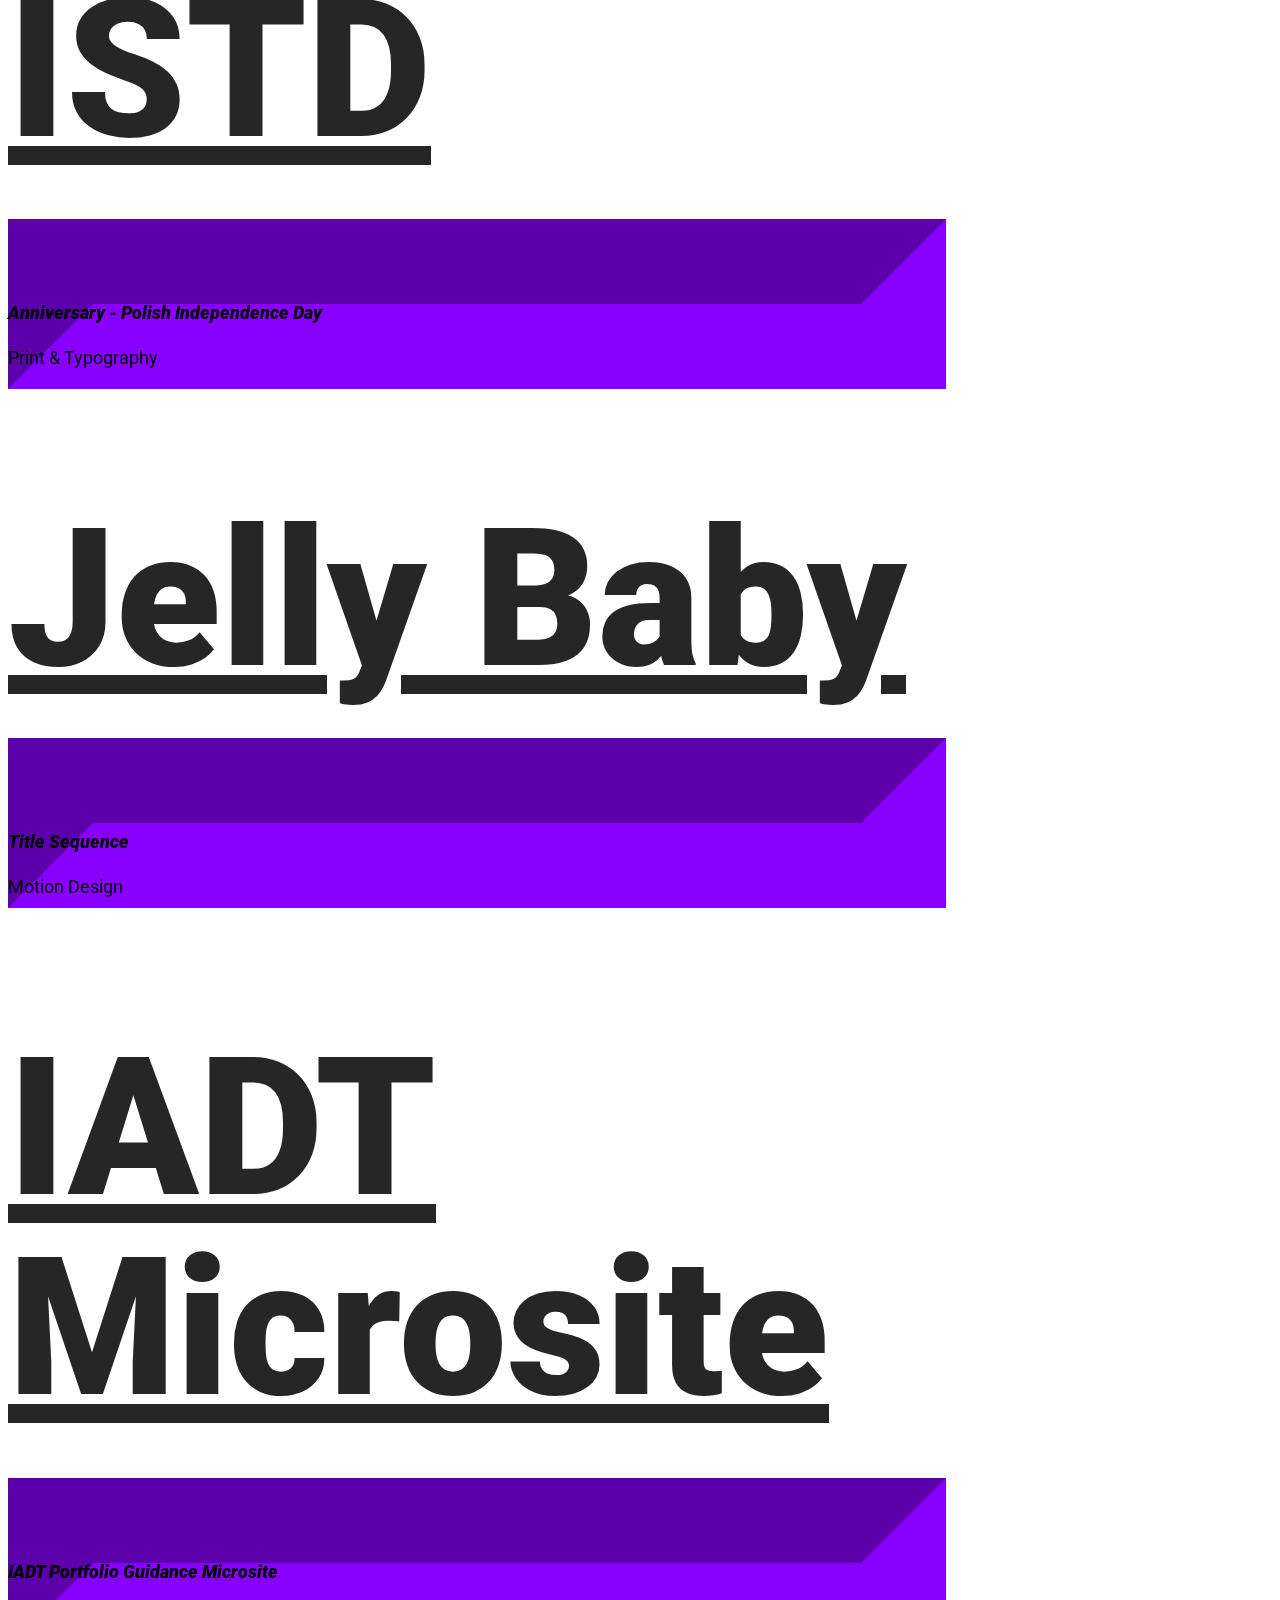
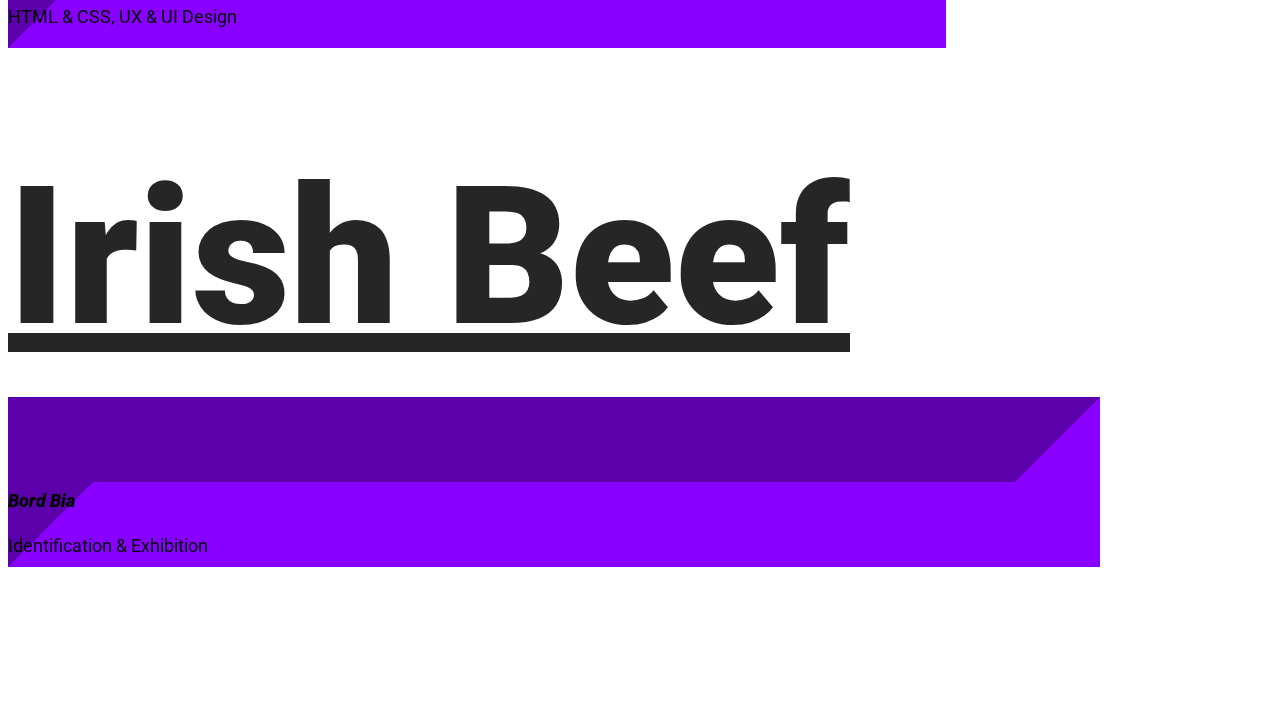
<file: portfolioV1.html>
<html>

<head>

    <meta charset="utf-8">
    <meta name="viewport" content="width=device-width, initial-scale=1, shrink-to-fit=no">
    <meta name="description" content="">
    <meta name="author" content="">

    <link rel="stylesheet" href="https://maxcdn.bootstrapcdn.com/bootstrap/4.0.0-beta/css/bootstrap.min.css" integrity="sha384-/Y6pD6FV/Vv2HJnA6t+vslU6fwYXjCFtcEpHbNJ0lyAFsXTsjBbfaDjzALeQsN6M" crossorigin="anonymous">

    <link rel="stylesheet" href="style/styleV1.css">



    <meta name="viewport" content="width=device-width, initial-scale=1.0">

    <link href="https://fonts.googleapis.com/css?family=Roboto:300,300i,900,900i" rel="stylesheet">

    <title>Justyna Liska - Work </title>

</head>

<body>

    <nav class="navbar fixed-top navbar-expand-lg navbar-light bg-light">

        <!--
           <a class="navbar-brand" href="index.html">
            <h5> <span class="Justyna"> Justyna</span> <span class="Liska"> Liska </span></h5>
            </a>
            
        Logo -->
        
        <a class="nav-brand" href="index.html">
                <img class="img-fluid logo" src="images/itsme/Logo.png">
        </a>

        <button class="navbar-toggler custom-toggler" type="button" data-toggle="collapse" data-target="#navbarSupportedContent" aria-controls="navbarSupportedContent" aria-expanded="false" aria-label="Toggle navigation"> <span class="navbar-toggler-icon"></span> </button>

        <div class="collapse navbar-collapse float-right overlay" id="navbarSupportedContent">
            <a class="closebtn" onclick="closeNav()">&times;</a>
            <ul class="navbar-nav ml-auto">
                <li class="nav-item active"> <a class="nav-link" href="portfolioV1.html">Work <span class="sr-only">(current)</span></a> </li>
                <li class="nav-item"> <a class="nav-link" href="aboutV1.html">About</a> </li>
                <li class="nav-item1"> <a class="nav-link" href="mailto:justynaliska@gmail.com">Contact</a> </li>

            </ul>
            <span class="longstriptop"> <hr> </span>
        </div>

    </nav>


    <nav class="secondarynav navbar-light bg-light">
        <ul>
            <span class="longstripbot"> <hr> </span>

            <li>
                <h7> <a href="https://www.instagram.com/christmas_bread/" target="_blank"> Instagram </a> </h7>
            </li>
            <li>
                <div> </div>
            </li>
            <li>
                <h7> <a href="https://ie.linkedin.com/in/justyna-liska-6b1205140" target="_blank">LinekdIn </a> </h7>
            </li>
            <li>
                <div> </div>
            </li>
            <li>
                <h7> <a href="https://www.behance.net/justynalis9668?" target="_blank">Behance </a> </h7>
            </li>


        </ul>


    </nav>




    <div class="container">

      
      
      <div class="row">

            <div class="imageBox" id="Style">

                <img class="img-fluid" src="images/scum/homepage1.jpg">

            </div>

        </div>

        <div class="row">
            
            <div class="emptydiv"></div>
            
            <div class="col-md-12 col-12 FirstProj">
                <a href="comingsoon.html" onMouseOver="ShowPicture('Style',1, 'images/scum/homepage1.jpg')" onMouseOut="ShowPicture('Style',0)">
                    <h1>Scum</h1>
                </a>

                <hr>
            </div>

        </div>
        <!--SCUM title here -->

        <div class="row">

            <div class="col-md-4 col-12 subtitle2">
                <h3>Graduation Project</h3>
                <p>Brand Identification, Motion Design, <br> Web Design &amp; Exhibition</p>
            </div>

        </div>
        <!--SCUM subtitle -->
      
       
       
       <div class="row">

            <div class="imageBox" id="Style">

                <img class="img-fluid" src="images/operaposter/SLUG_web-01.png">

            </div>

        </div>

        <div class="row">

            <div class="col-md-12 col-12 OPoster">
                <a href="operaposter.html" onMouseOver="ShowPicture('Style',1, 'images/operaposter/SLUG_web-01.png')" onMouseOut="ShowPicture('Style',0)">
                    <h1>La Finta Giardiniera</h1>
                </a>

                <hr>
            </div>

        </div>
        <!--Opera Poster title here -->

        <div class="row">

            <div class="col-md-4 col-12 subtitle">
                <h3>RIAM - Opera Poster</h3>
                <p>Promotion & Identification</p>
            </div>

        </div>
        <!--Opera Poster subtitle -->
        
        <div class="row">

            <div class="imageBox" id="Style">

                <img class="img-fluid" src="images/ISTD/hp1.jpg">

            </div>

        </div>

        <div class="row">
            
            <div class="emptydiv"></div>
            
            <div class="col-md-12 col-12 SecondProj">
                <a href="ISTD.html" onMouseOver="ShowPicture('Style',1, 'images/ISTD/hp1.jpg')" onMouseOut="ShowPicture('Style',0)">
                    <h1>ISTD</h1>
                </a>

                <hr>
            </div>

        </div>
        <!--ISTD title here -->

        <div class="row">

            <div class="col-md-4 col-12 subtitle2">
                <h3>Anniversary - Polish Independence Day</h3>
                <p>Print & Typography</p>
            </div>

        </div>
        <!--ISTD subtitle -->
        
       
       
        <div class="row">

            <div class="imageBox" id="Style">

                <img class="img-fluid" src="images/jellybaby/homepage-01.png">

            </div>

        </div>

        <div class="row">

            <div class="col-md-12 col-12 jellybabyPL">
                <a href="jellybabyV1.html" onMouseOver="ShowPicture('Style',1, 'images/jellybaby/homepage-01.png')" onMouseOut="ShowPicture('Style',0)">
                    <h1>Jelly Baby</h1>
                </a>

                <hr>
            </div>

        </div>
        <!--Jelly Baby title here -->

        <div class="row">

            <div class="col-md-2 col-12 subtitle">
                <h3>Title Sequence</h3>
                <p>Motion Design</p>
            </div>

        </div>
        <!--Jelly Baby subtitle -->

        <div class="row">

            <div class="col-md-12 col-12 IADTtitle">

                <a href="IADTmicro.html" onMouseOver="ShowPicture('Style',1, 'images/iadtweb/homepage-10-071.png' )" onMouseOut="ShowPicture('Style',0)">
                    <h1>IADT Microsite</h1>
                </a>

                <hr>
            </div>

        </div>
        <!--IADT Microsite title here -->

        <div class="row">

            <div class="col-md-4 col-12 subtitle3">
                <h3>IADT Portfolio Guidance Microsite</h3>
                <p>HTML & CSS, UX & UI Design</p>
            </div>

        </div>
        <!--IADT Microsite subtitle -->

        <div class="row">

            <div class="col-md-10 col-12 IBHR">

                <a href="irishbeef.html" onMouseOver="ShowPicture('Style',1, 'images/irishbeef/frontPhoto-031.jpg' )" onMouseOut="ShowPicture('Style',0)">
                    <h1>Irish Beef</h1>
                </a>

                <hr>
            </div>

        </div>
        <!--Irish Beef title here -->

        <div class="row">

            <div class="col-md-4 col-12 subtitleBB">
                <h3>Bord Bia</h3>
                <p>Identification & Exhibition</p>
            </div>

        </div>
        <!--Irish Beef subtitle -->

    </div>




    <script type="text/javascript" src="js/myjavascript.js"></script>
    <script src="js/jquery.min.js"></script>
    <script src="js/bootstrap.min.js"></script>



</body>

</html>
</file>
<file: style/styleV1.css>
body {
    font-family: 'Roboto', sans-serif;
}

/* .underline a {
    font-size: 50px;
    text-decoration: none;
    position: relative;
}
.underline a:after {
    content: '';

    width: 100%;
    position: absolute;
    left: 0;
    bottom: 0px;

    border-width: 0 0 10px;
    border-style: solid;
} */

::selection {
    background: #6F00FF;
}



.BGvideo {
    position: absolute;
    top: 50%;
    left: 50%;
    transform: translate(-50%, -50%);
    min-height: 100%;
    min-width: 100%;
    width: auto;
    height: auto;
}

a {
    color: black;
}

a:hover {
    text-decoration: none;
    color: black;
}

.container-fluid {
    padding: 0px;
}

.nav-bg-white {
    background-color: rgb(255, 255, 255);
    background-color: rgba(255, 255, 255, 0.5);
}

.bg-light {
    background-color: rgba(255, 255, 255, 0) !important;
    font-family: 'Roboto', sans-serif;
}

/* NAVBARS - START */

.custom-toggler.navbar-toggler {
    border-color: rgb(0, 0, 0);
    opacity: 0.5;
    border-width: 0px;
}

.nav-link {
    font-family: 'Roboto', sans-serif;
    margin: 0px 50px 0px 0px;
    font-size: 22px;
}

.nav-link:hover {
    font-weight: 900;
}

.navbar-light .navbar-nav .active > .nav-link,
.navbar-light .navbar-nav .nav-link.active,
.navbar-light .navbar-nav .nav-link.show,
.navbar-light .navbar-nav .show > .nav-link {
    color: rgba(0, 0, 0, .9);
    font-weight: 900;
}

.nav-item1 {
    margin-right: 30px;
}

.closebtn {
    visibility: hidden;
    display: none;
    position: absolute;
    position: absolute;
    color: rgba(255, 255, 255, 1);
    top: 0px;
    right: 30px;
    font-size: 50px;
}

.navbar-brand {
    margin: 10px 0px 0px 30px
}

.secondarynav {
    transform: rotate(270deg);
    z-index: 5;
    position: fixed;
    bottom: 0%;
    transform-origin: left top;
    margin: 0px 0px 0px 40px;
    padding: 0px;
    color: rgba(255, 255, 255, 0) !important;
}

.SECndNAVspace {
    margin-right: 5px;
}

.secondarynav:hover {
    text-decoration: none;
}

#navbartop {
    position: fixed;
}

nav a {
    color: rgba(0, 0, 0, 0.5);
}

nav a:hover {
    color: rgba(0, 0, 0, 1);
}

nav ul li {
    display: inline-block;
    margin: 0px 10px 0px 0px;
}

.longstriptop hr {
    border-width: 1px;
    border-color: rgba(0, 0, 0, 0.5);
    margin-top: 0px;
    margin-left: -50px;
    width: 20%;
}

.longstripbot hr {
    border-width: 1px;
    border-color: rgba(0, 0, 0, 0.5);
    margin-top: 13px;
    margin-left: -90px;
    width: 20%;
}

.Justyna h5 {
    font-family: 'Roboto', sans-serif;
    font-weight: 100;

}

.Liska {
    font-weight: 900;
    margin-left: -4px;
}

/* NAVBARS - END */

h1 {
    font-size: 192px;
    font-weight: 900;
    color: black;
    z-index: 0;
    opacity: 0.85;
    line-height: 200px;
}

h2 {
    font-size: 100px;
    font-weight: 900;
    color: black;
    z-index: 0;
    opacity: 0.85;
    line-height: 120px;
}

h3 {
    font-size: 18px;
    font-weight: 900;
    font-style: italic;
    line-height: 27px;
    margin: 0px 0px 0px 0px;
}

h4 {
    font-size: 18px;
    font-weight: 700;
}

h5 {
    font-size: 24px;
}

h7 {
    font-family: 'Roboto', sans-serif;
    font-size: 18px;
    display: inline-block;
}

p,
li {
    font-size: 18px;
    line-height: 27px;

}

li {
    list-style: none;
}

hr {
    display: block;
    margin: -80px 0px 0px 0px;
    border-width: 85px;
    border-color: #8800FF;
    width: 60%;
    position: absolute;
    z-index: -1;
    mix-blend-mode: multiply;
}



.hi {
    margin: 140px 0px 0px 15px
}

.loadingpage {
    margin: 0px 0px -15px 0px;
}



/* LOADING PAGE - START */

.loadingpage hr {
    margin-top: 100px;
}

/* LOADING PAGE - END */




/* PROJECT LIST - START */
.subtitle {
    margin: 18px 0px 30px 0px;
}

.subtitle2 {
    margin: 25px 0px 30px 0px;
}

.subtitle3 {
    margin: 25px 0px 30px 0px;
}

.subtitleBB {
    margin-top: 15px;
    margin-bottom: 150px;
}

.hiddenimg {
    visibility: hidden;
    display: none;
}

.logo{
    margin: 25 0 0 25;
}

.orangeborder {
    line-height: 200px;
}

.FirstProj{
    margin: 150px 0px -15px 0px;
}

.FirstProj hr {
    margin-top: -90px;
}

.jellybabyPL hr {
    margin-top: -90px;
}

.imageBox {
    position: fixed;
    left: 45%;
    height: auto;
    width: 50%;
    visibility: hidden;
    border: none;
    padding: 5px;
    z-index: -2;
    margin: 120px 0px 0px 0px;
    padding: 10px;
}

.imageBox1 {
    position: fixed;
    left: 45%;
    height: auto;
    width: 50%;
    visibility: hidden;
    border: none;
    padding: 5px;
    z-index: -2;
    margin: 120px 0px 0px 0px;
    padding: 10px;
}

.IBHR hr {
    width: 72%;
    margin-top: -90px;
}




/* PROJECT LIST - END */


.itsme {
    margin-top: -400px;
}


/* ABOUT PAGE - START */

.itsme hr {
    width: 100%;
    margin-top: -70px;
}

.itsme h1 {
    line-height: 130px;
}

.about {
    position: absolute;
    margin: -707px 0px 0px 280px;
    z-index: -4;
}

.meimg {
    margin-top: 107px;
    margin-bottom: 50px;
    z-index: -2;
}

.meimg img {
    height: 620px;
    margin-left: -50px;
    
}

.smallhrcontaner {
    position: relative;
}

.smallHR{
    position: absolute;
    left: 200px;
    z-index: -2;
    top: 1062px;
}

.resume a {
    font-weight: 700;
}

.MeDescription {
    margin-top: 20px;
    margin-bottom: 40px;
}

.Contact {
    font-weight: bold;
}

.MeDescription a {
    text-decoration: underline;
}

.MeDescription a:hover {
    color: #8800FF !important;
}

.social1 {
    padding-left: 15px;
    padding-top: 3px;
    height: auto;
    width: 50px;
}

.social2 {
    padding-left: 7px;
    height: auto;
    width: 51px;
}

.social3 {
    padding-left: 6px;
    height: auto;
    width: 42px;
    margin-top: 3px;
}

/* ABOUT PAGE - END */



/* ISTD - START */

.mother{
    position: relative;
}

.ISTDtext1{
    margin-bottom: 70px;
}

.ISTDtext4{
    margin-top: 30px;
    margin-bottom: 0px;
}

.ISTDtext4 h4{
    margin: 10 0 40 0;
}

.ISTDtext5{
    padding-left: 15px;
}

.ISTDtext6{
    margin: 0 0 50 0;
}

.ISTDtext7{
    margin: 20 0 100 0;
}

.ISTDtext7 h4{
    margin-bottom: 30px;
}

.ISTDtext8{
    margin: 30 0 20 0;
}

.Outcome{
    margin: 50 0 0 0;
}

.text5margin{
    margin: 0 0 70 0;
}

.ISTDpic1{
    position: absolute;
    height: auto;
    right: -200px;
    padding: 5px;
    z-index: -3;
    margin: 120px 0px 0px 0px;
    padding: 10px;
}

.ISTDpic2{
    margin: 30 0 30 0;
}





/* ISTD - START */



/* OPERA POSTER - START */

.OPhomeimg {
    position: absolute;
    height: auto;
    right: -200px;
    padding: 5px;
    z-index: -3;
    margin: 120px 0px 0px 0px;
    padding: 10px;
}

.operaposter {
    margin: 180px 0px 0px 0px;
}

.operaposter hr {
    margin-top: -98px;
}

.operaposter h1{
    line-height: 185px;
}

.CAYop{
    margin: 0px 0px 90px 0px;
}

.frogposter{
    margin-bottom: 20px;
}

.frogbrochure{
    margin-top: -200px;
}

.Opbrochurematerial{
    margin-top: 100px;
}

.yellowbrochure{
    margin: 40px 0px 100px 0px;
}

/* OPERA POSTER - END */



/* JELLY BABY PAGE - START */

.JBp1 {
    position: absolute;
    height: auto;
    right: -200px;
    padding: 5px;
    z-index: -3;
    margin: 120px 0px 0px 0px;
    padding: 10px;
}

.jellybaby {
    margin: 150px 0px 0px 0px;
}

.jellybaby hr {
    margin-top: -98px;
}

.CAY {
    margin-top: 0px;
    margin-bottom: 150px;
}

.CAY li {
    font-family: 'Roboto', sans-serif;
    line-height: 27px;
}

.CAY p {
    font-family: 'Roboto', sans-serif;
    line-height: 27px;
}

.JBvideo {
    padding: 40px 0px 40px 0px;
    background-color: black;
    margin-bottom: 30px;
}

.JBdescription {
    margin-bottom: 30px;
}

.img-12 {
    margin-top: 60px;
    position: absolute;
    left: 0;
    right: 0;
    width: 100%;
}

#poster {
    margin-top: 45px;
}

.JBposter img {
    max-width: 100%;
    height: auto;
}

.packaging {
    margin-top: 30px;
    margin-bottom: 10px;
    padding-right: 100px;
}

.Production {
    margin-top: 100px;
}

#carouselExampleIndicators {
    margin-top: 20px;
}

.JBpackaging1 img {
    max-width: 80%;
    height: auto;
    margin-left: 395px;
}

.JBpackaging2 img {
    max-width: 80%;
    height: auto;
    margin-bottom: 30px;
}

#stills {
    padding: 20px 0px 0px 0px;
}

.carousel-item {
    height: 50vh;
    min-height: 100px;
    background: no-repeat center center scroll;
    -webkit-background-size: cover;
    -moz-background-size: cover;
    -o-background-size: cover;
    background-size: cover;
    margin-bottom: 50px;
}

/* JELLY BABY PAGE - END */

.iadttitle2 {
    margin: 150px 0px 0px 0px;
}

/* IADT MICROSITE */

.iadttitle2 hr {
    margin-top: -98px;
}

.iadttitle2 h1 {
    line-height: 165px;
}

.CAYIADT {
    margin-top: 0px;
    margin-bottom: 10px;
}

.CAYIADT li {
    font-family: 'Roboto', sans-serif;
    line-height: 27px;
}

.CAYIADT p {
    font-family: 'Roboto', sans-serif;
    line-height: 27px;
}

.IADTdescription {
    margin-bottom: 0px;
    margin-top: 20px;
}

.IADTvideo {
    padding: 40px 0px 0px 0px;
    margin-bottom: 50px;
}

.IADTphonepic {
    margin-bottom: 100px;
    margin-top: 60px;
}

/* IADT MICROSITE -END */



.IBp1 {
    position: absolute;
    height: auto;
    right: -200px;
    padding: 5px;
    z-index: -3;
    margin: 120px 0px 0px 0px;
    padding: 10px;
}

/* IRISH BEEF - START */

.IBstrip {
    padding: 0px;
    margin-bottom: 50px;
    margin-top: 20px;
}

.IBlogo {
    margin-top: 25px;
    margin-bottom: 30px;
}

#myCarousel .carousel-item {
    height: 70vh;
    min-height: 100px;
    background: no-repeat center center scroll;
    -webkit-background-size: cover;
    -moz-background-size: cover;
    -o-background-size: cover;
    background-size: cover;
    margin-bottom: 30px;
}

.CAYIB {
    margin-top: 0px;
    margin-bottom: 100px;
}

.CAYIB li {
    font-family: 'Roboto', sans-serif;
    line-height: 27px;
}

.CAYIB p {
    font-family: 'Roboto', sans-serif;
    line-height: 27px;
}

.signages {
    margin-bottom: 70px;
}

.booklet1 {
    margin-top: 10px;
    margin-bottom: 50px;
}

.materials {
    margin-top: 70px;
    margin-bottom: 20px;
}

.computer {
    margin-top: 30px;
}

.exhibition {
    margin-top: 27px;
    margin-bottom: 40px;
}

.PreviousNext a:hover {
    color: #8800FF !important;
}

.nextButton {
    margin-top: -3px;
    margin-bottom: 50px;
}

.nextButton p {
    font-family: 'Roboto', sans-serif;
    font-size: 14px;
    font-weight: 900;
}

.nextButton a {
    color: black;
}

/* IRISH BEEF - END */


.commingsoon {
    margin: 350px 0px 300px 230px;
}


/*____________________________________MOBILE*/

@media screen and (max-width: 450px) {

    .overlay {
        height: 100%;
        width: 100%;
        position: fixed;
        z-index: 1;
        top: 0;
        left: 0;
        background-color: #6F00FF;
        overflow-y: hidden;
        transition: 0.5s;
    }

    .overlay a {
        font-size: 60px;
        line-height: 80px;
        margin-left: 40px;
    }

    .navbar-brand {
        margin: 10px 0px 0px 0px
    }

    .custom-toggler.navbar-toggler {
        position: absolute;
        right: 25px;
        top: 15px;
    }

    .closebtn {
        visibility: visible;
        display: table;
    }

    .navbar-light .navbar-nav .nav-link {
        color: rgba(255, 255, 255, 1);
    }

    .navbar-light .navbar-nav .active > .nav-link,
    .navbar-light .navbar-nav .nav-link.active,
    .navbar-light .navbar-nav .nav-link.show,
    .navbar-light .navbar-nav .show > .nav-link {
        color: rgba(255, 255, 255, 1);
        font-weight: 900;
    }

    .nav-link {
        margin: 0px 50px 0px 0px;
        font-size: 18px;
        color: white;
    }

    .secondarynav {
        visibility: hidden;
        display: none;
    }

    .longstriptop {
        visibility: none;
        display: none;
    }

    .navbar-nav {
        flex-direction: column;

    }

    .navbar {
        margin-left: 0px;
    }

    .navbar-nav {
        margin-top: 50%;
    }

    .nav-item {
        margin-left: auto;
        margin-right: auto;
    }

    .nav-item1 {
        margin-left: auto;
        margin-right: auto;
    }

    .nav-bg-white {
        background-color: rgb(255, 255, 255);
        background-color: rgba(255, 255, 255, 0.5);
        margin-left: -5px;
    }

    .Justyna h5 {
        font-family: 'Roboto', sans-serif;
        font-weight: 100;

    }

    .Liska {
        font-weight: 900;
        margin-left: 0px;
    }

    h5 {
        font-size: 20px;
    }

    p,
    li,
    h3 {
        font-size: 16px;
        line-height: 24px;
    }

    h1 {
        font-size: 63px;
        display: inline;
    }
    
    h2 {
        font-size: 30px;
        font-weight: 900;
        color: black;
        z-index: 0;
        opacity: 0.85;
        line-height: 60px;
    }

    hr {
        display: block;
        margin: -100px 0px 0px 0px;
        border-width: 50px;
        border-color: #8800FF;
        width: 80%;
        mix-blend-mode: normal;
    }


    /*  LOADING PAGE */
    .loadingpage {
        margin: -10px 0px 50px 0px;
    }

    .loadingpage hr {
        margin-top: 25px;
    }

    .loadingpage h1 {
        line-height: 65px;
    }

    .hiddenimg {
        visibility: visible;
        display: block;
        margin-top: 0px;
        z-index: -2;
    }

    .hi {
        margin: -80px 0px 0px 14px;

    }

    .hi h1 {
        line-height: 65px;
    }

    /*  LOADING PAGE - END */
    /*  PROJECTS LIST */
    
    .emptydiv {
        margin-top: 200px;
    }
    
    .IADTtitle h1 {
        line-height: 63px;
        margin-bottom: 0px;
    }

    .IADTtitle hr {
        margin-top: -37px;
        margin-left: -20px;
    }

    
    .FirstProj h1{
       line-height: 0px;
    }
    
    .FirstProj hr {
        margin-top: -30px;
        margin-left: -20px;
    }
    
    .OPoster h1{
        line-height: 63px;
    }
    
    .OPoster hr{
        margin-top: -37px;
        margin-left: -20px;
    }

    .jellybabyPL {
        margin: 0px 0px 0px 0px;
    }

    .jellybabyPL hr {
        margin-top: -37px;
        margin-left: -20px;
    }
    
    .jellybabyPL h1{
        line-height: 63px;
    }

    .IBHR {
        margin-top: 0px;
    }
    
    .IBHR h1{
        line-height: 63px;
    }

    .IBHR hr {
        margin-top: -37px;
        margin-left: -20px;
        width: 80%;
    }

    .imageBox {
        visibility: hidden;
        display: none;
    }

    .subtitle {
        margin: 20px 0px 10px 0px;
    }

    .subtitle2 {
        margin: 0px 0px 0px 0px;
    }
    
    .subtitle3 {
        margin: 20px 0px 10px 0px;
    }

    .subtitleBB {
        margin: 20px 0px 10px 0px;
    }

    /*  PROJECTS LIST - END */
    /*  ABOUT  */
    .meimg {
        margin: 70px 0px 50px 0px;
        z-index: -2;
        padding: 0px;
    }

    .meimg img {
        width: 375px;
        height: auto;
    }

    .itsme {
        margin-top: -80px;
    }

    .itsme hr {
        width: 90%;
        margin-top: -45px;
        margin-left: -15px
    }

    .itsme h1 {
        line-height: 50px;
    }

    .smallHR {
        visibility: hidden;
        display: none;
    }

    .MeDescription {
        margin-top: 15px;
        margin-bottom: 0px;
    }

    .social1 {
        padding-left: 15px;
        padding-top: 3px;
        height: auto;
        width: 66px;
        margin-right: 5px;
    }

    .social2 {
        padding-left: 7px;
        height: auto;
        width: 70px;
        margin-bottom: 30px;
    }

    .social3 {
        padding-left: 7px;
        height: auto;
        width: 60px;
        margin-top: 3px;
    }

    /*  ABOUT -END  */
    /* JELLY BABY */
    .JBp1 {
        margin-top: 70px;
        position: absolute;
        left: 0;
        right: 0;
        height: auto;
        width: 100%;
        padding: 0px;
    }

    .jellybaby {
        margin: 200px 0px 0px 0px;
    }

    .jellybaby hr {
        margin-top: -100px;
        margin-left: -20px;
    }

    .CAY {
        position: inherit;
        margin: 0px 0px 0px 0px;
    }

    .CAY li {
        line-height: 24px;
    }

    .CAY p {
        line-height: 24px;
    }

    .JBdescription {
        margin-bottom: 0px;
    }

    iframe {
        width: 300px;
        height: auto;
        margin-bottom: 0px;
    }

    .JBvideo {
        padding: 20px 0px 20px 0px;
        margin-bottom: 30px;
    }

    .JBpackaging1 img {
        max-width: 90%;
        height: auto;
        margin-left: 0px;
    }

    .JBpackaging2 img {
        max-width: 90%;
        height: auto;
        margin-bottom: 30px;
    }

    .JBposter {
        left: 50%;
        transform: translate(-50%, 0%);
    }

    #poster {
        margin-top: 0px;
    }

    .packaging {
        margin-top: 15px;
        margin-bottom: 0px;
    }

    #carouselExampleIndicators {
        margin-top: 0px;
    }

    .carousel-item {
        height: 200px;
        margin-bottom: 20px;
    }

    .carousel-control-prev-icon {
        margin-top: -30px;
    }

    .carousel-control-next-icon {
        margin-top: -30px;
    }

    .Production {
        margin-top: 0px;
    }

    /* JELLY BABY - END */
    /* IADT MICROSITE */
    .iadttitle2 {
        margin: 230px 0px 40px 0px;
    }

    .iadttitle2 hr {
        margin-left: -15px;
    }

    .iadttitle2 h1 {
        line-height: 60px;
    }

    .CAYIADT p {
        line-height: 24px;
    }

    .IADTvideo iframe {
        width: 414px;
        height: 300px;
        margin: -20px 0px 0px 0px;
    }

    .IADTphonepic {
        left: 50%;
        transform: translate(-50%, 0%);
        margin-bottom: 15px;
    }

    .IADTdescription {
        margin-top: 0px;
    }

    /* IADT MICROSITE - END */
    /* IRISH BEEF */
    .IBp1 {
        margin-top: 60px;
        position: absolute;
        left: 0;
        right: 0;
        height: auto;
        width: 100%;
        padding: 0px;
    }

    .IBstrip {
        margin-bottom: 20px;
        margin-top: 10px;
    }

    .materials {
        margin-top: 20px;
    }

    .grocerybag {
        margin-bottom: 20px;
    }

    .computer {
        margin-top: 20px;
    }

    .booklet1 {
        margin-bottom: 30px;
    }

    .exhibition {
        margin-top: 0px;
    }

    #myCarousel .carousel-item {
        height: 35vh;
    }

    .signages {
        margin-bottom: 15px;
        left: 50%;
        transform: translate(-50%, 0%);
    }

    .CAYIB {
        position: inherit;
        margin: 0px 0px 0px 0px;
    }

    .CAYIB li {
        line-height: 24px;
    }

    .CAYIB p {
        line-height: 24px;
    }


    /* IRISH BEEF - END */
    .nextButton {
        visibility: hidden;
        clear: both;
        float: left;
        margin: 10px auto 5px 20px;
        display: none;
    }

    .arrow {
        margin: 0px 245px 20px 20px;
    }

    .arrow2 {
        margin: 0px 0px 0px 20px;
    }

    .commingsoon {
    margin: 250px 0px 0px 0px;
    }


}
</file>
